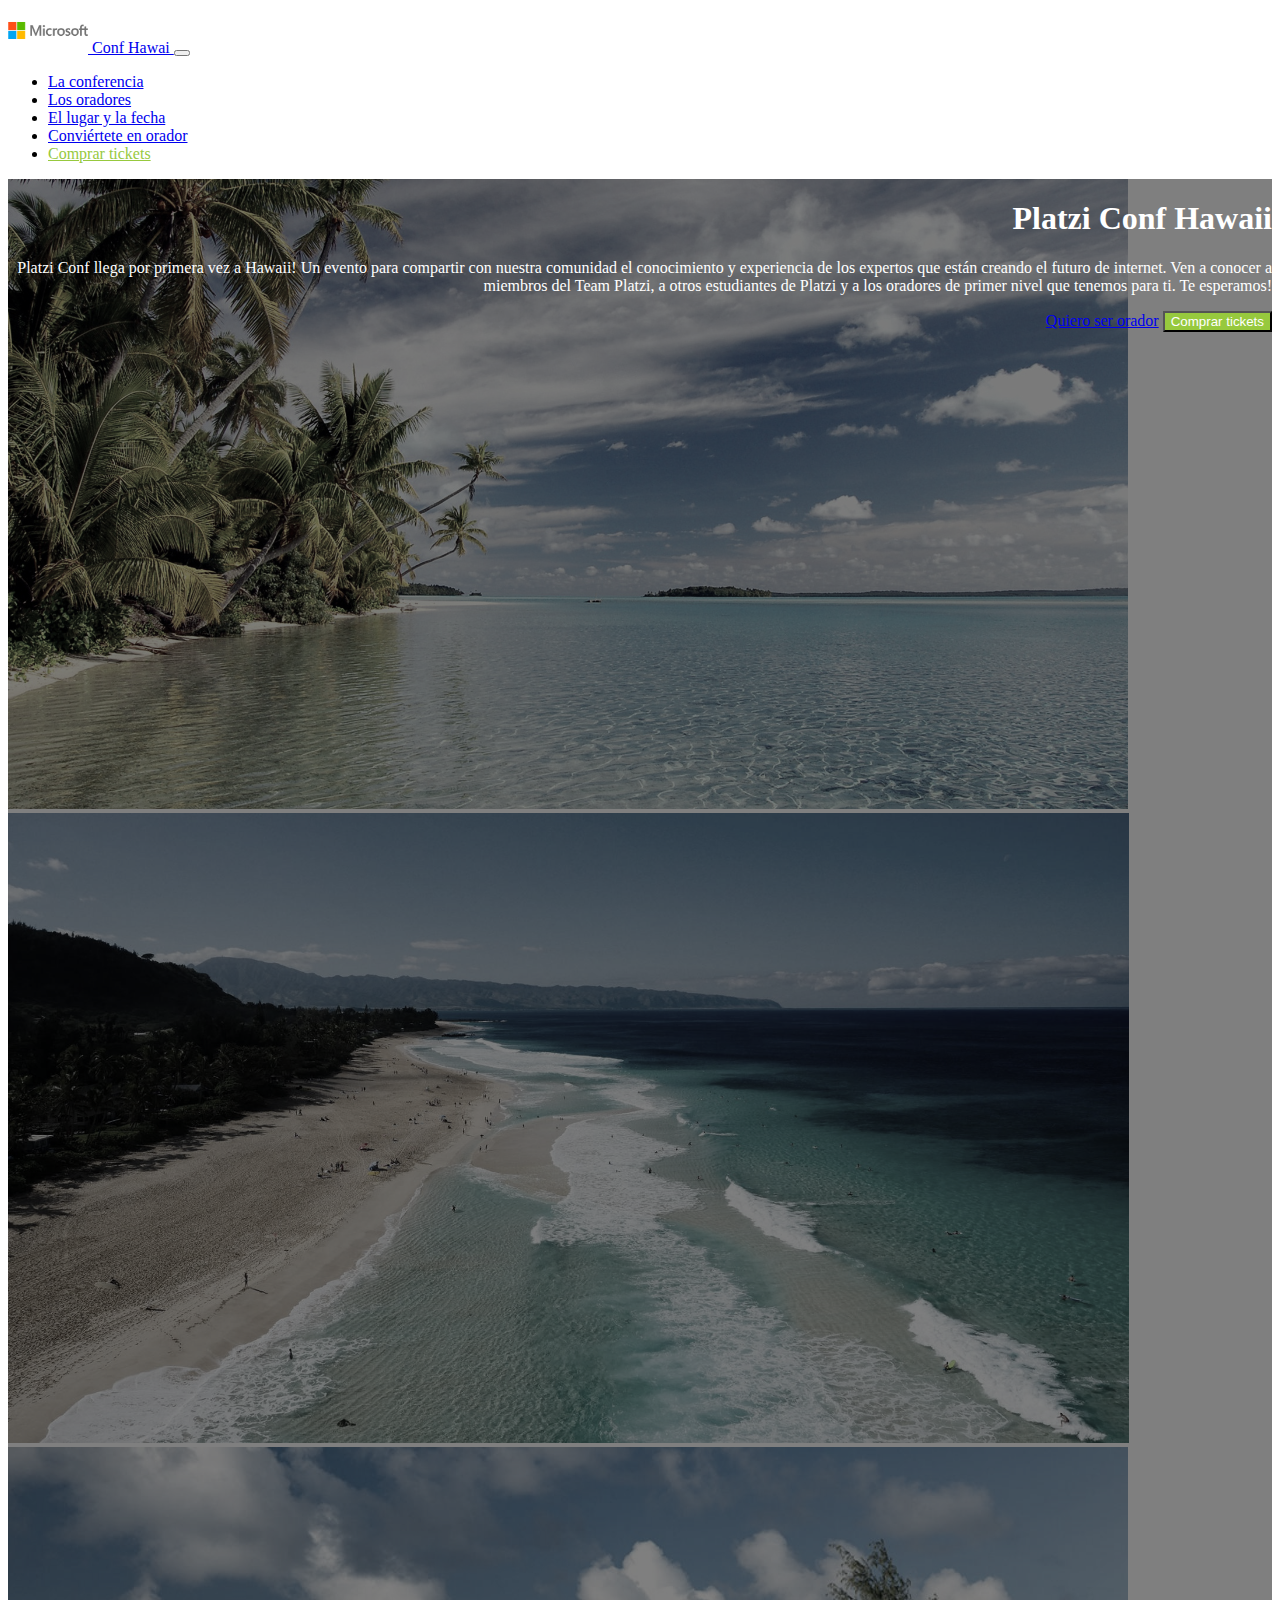
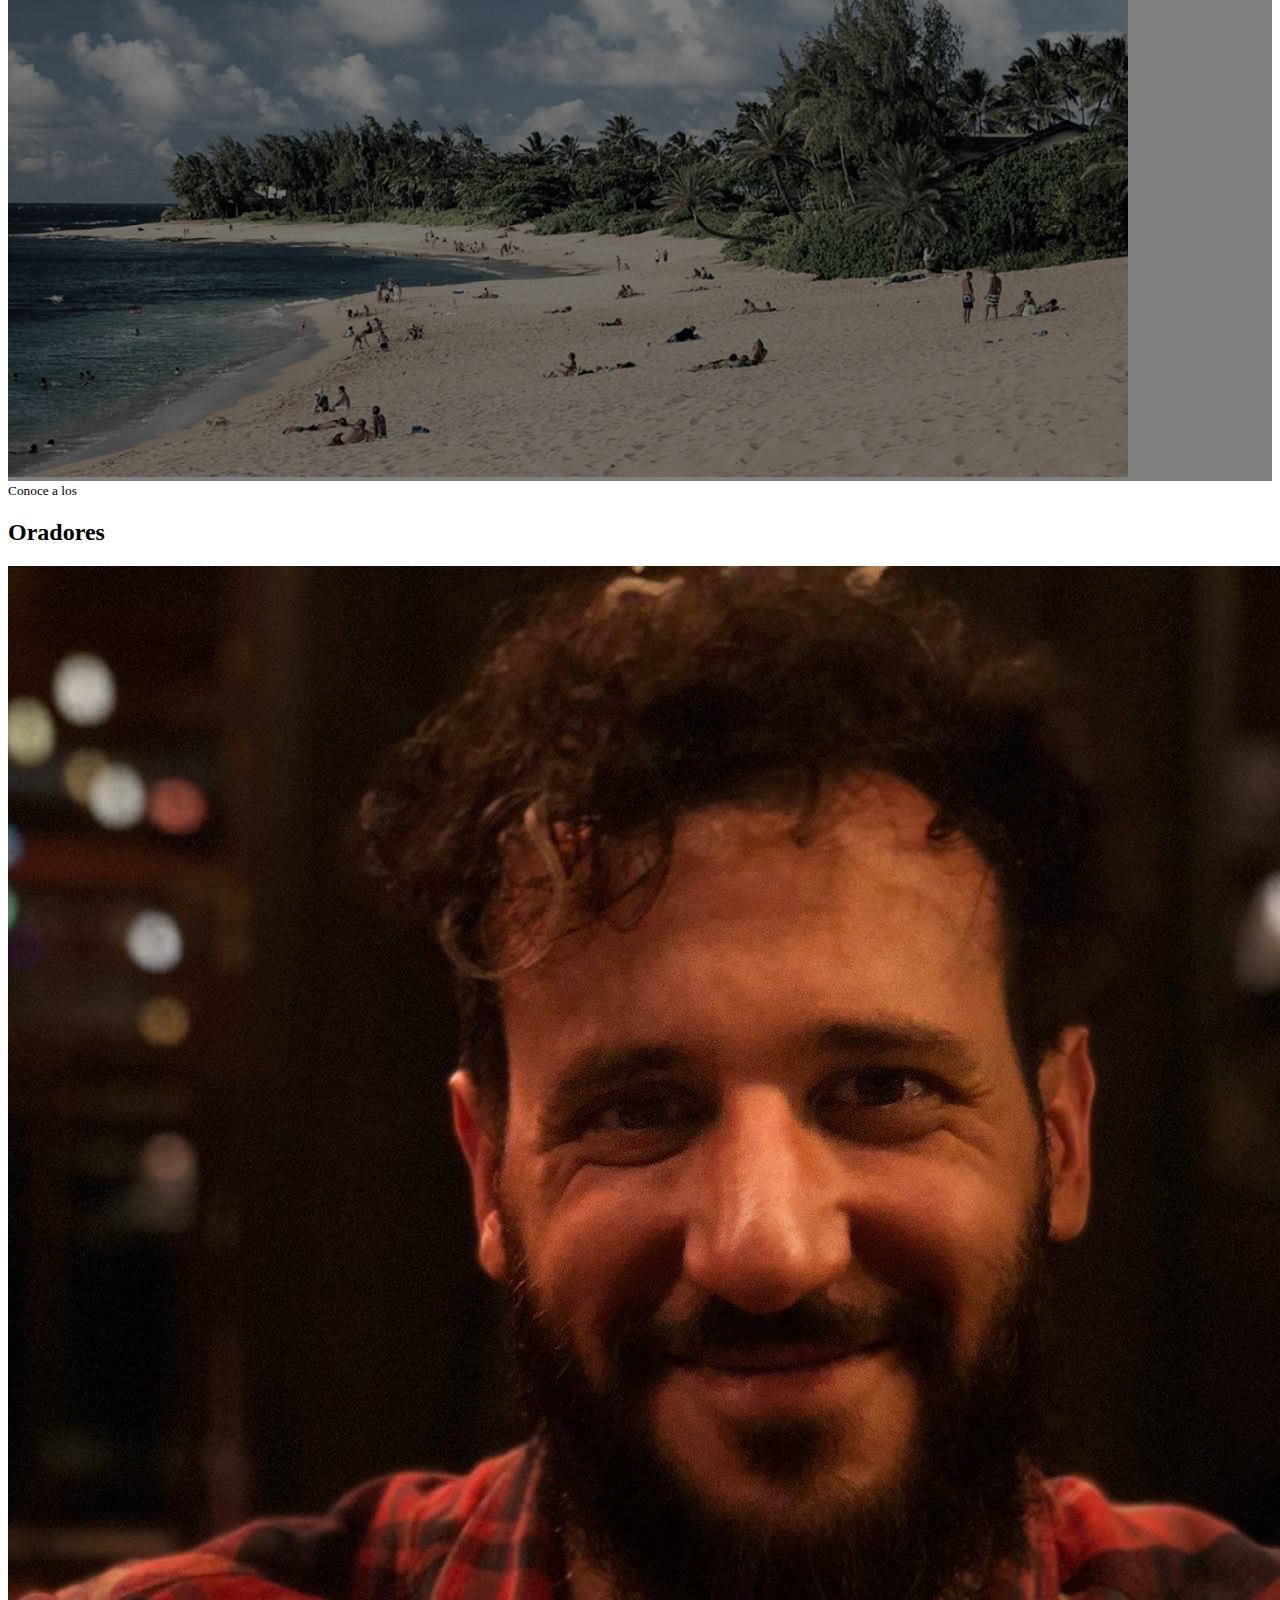
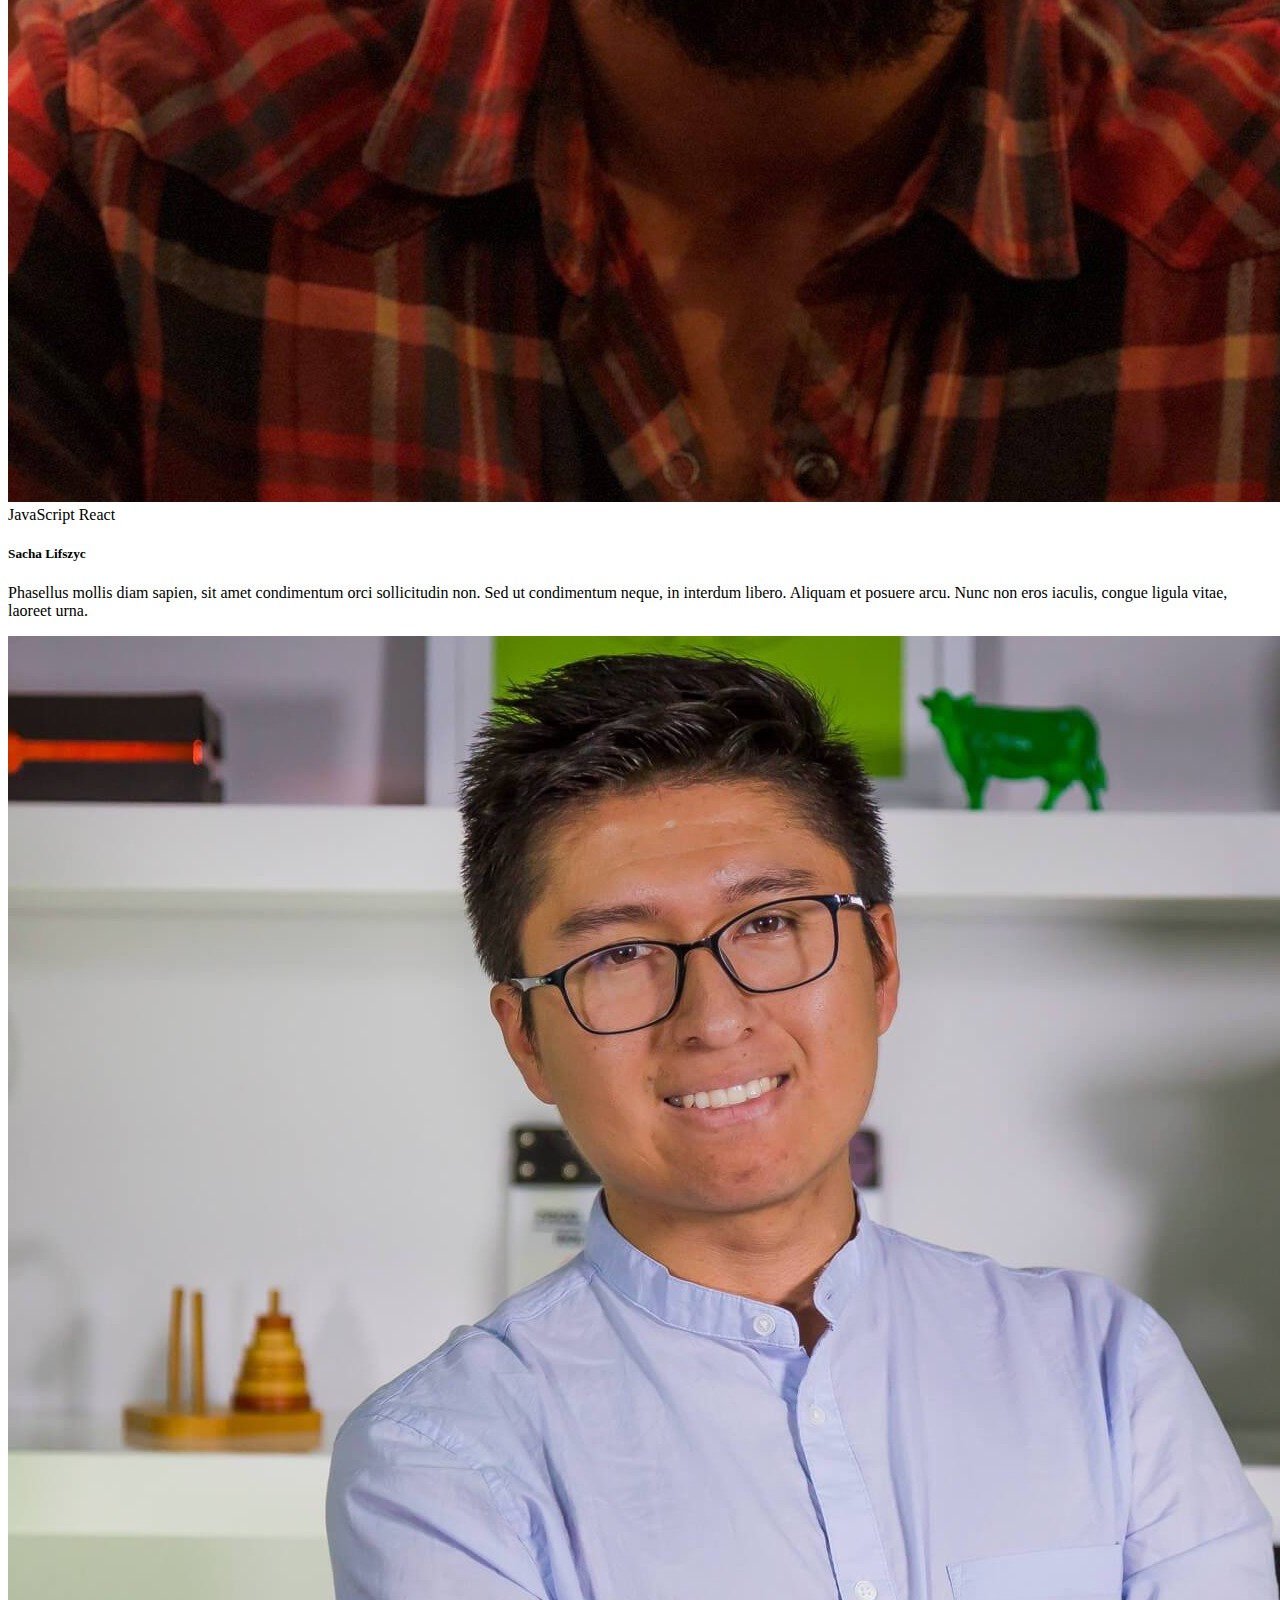
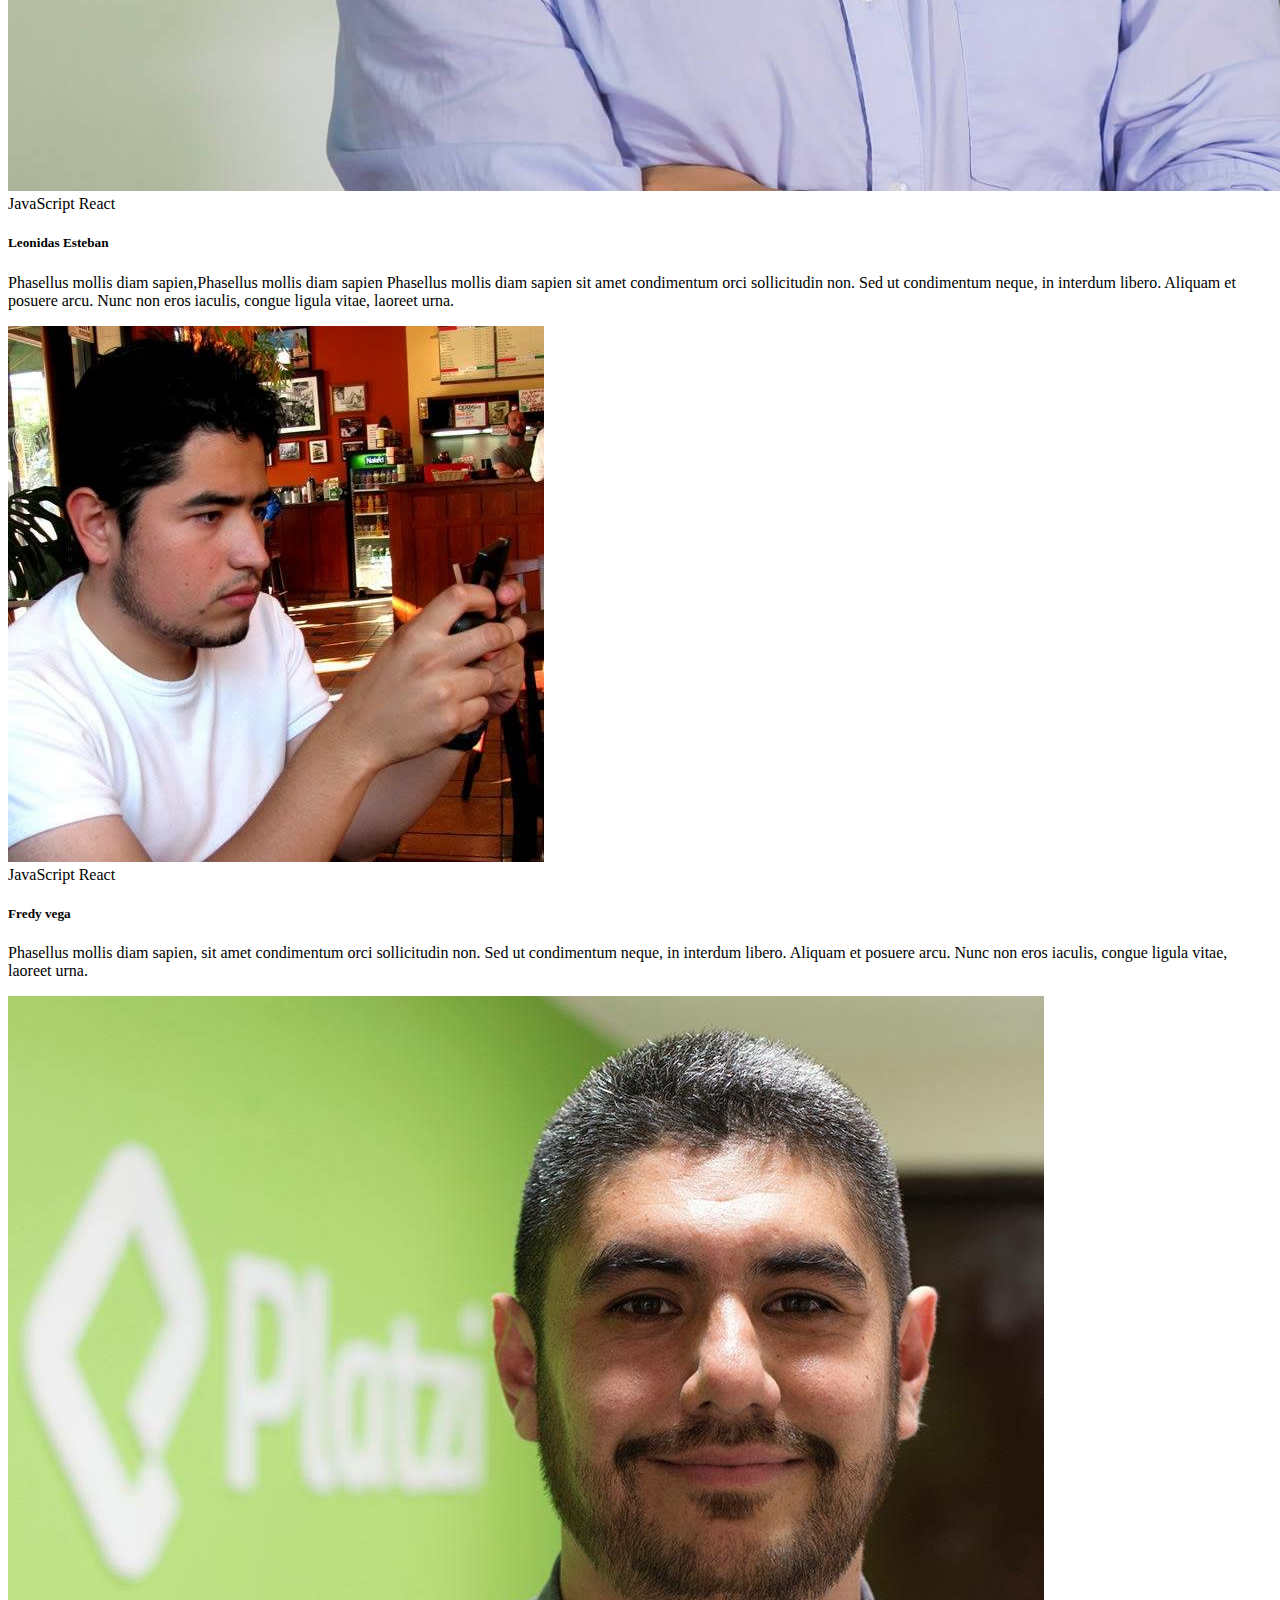
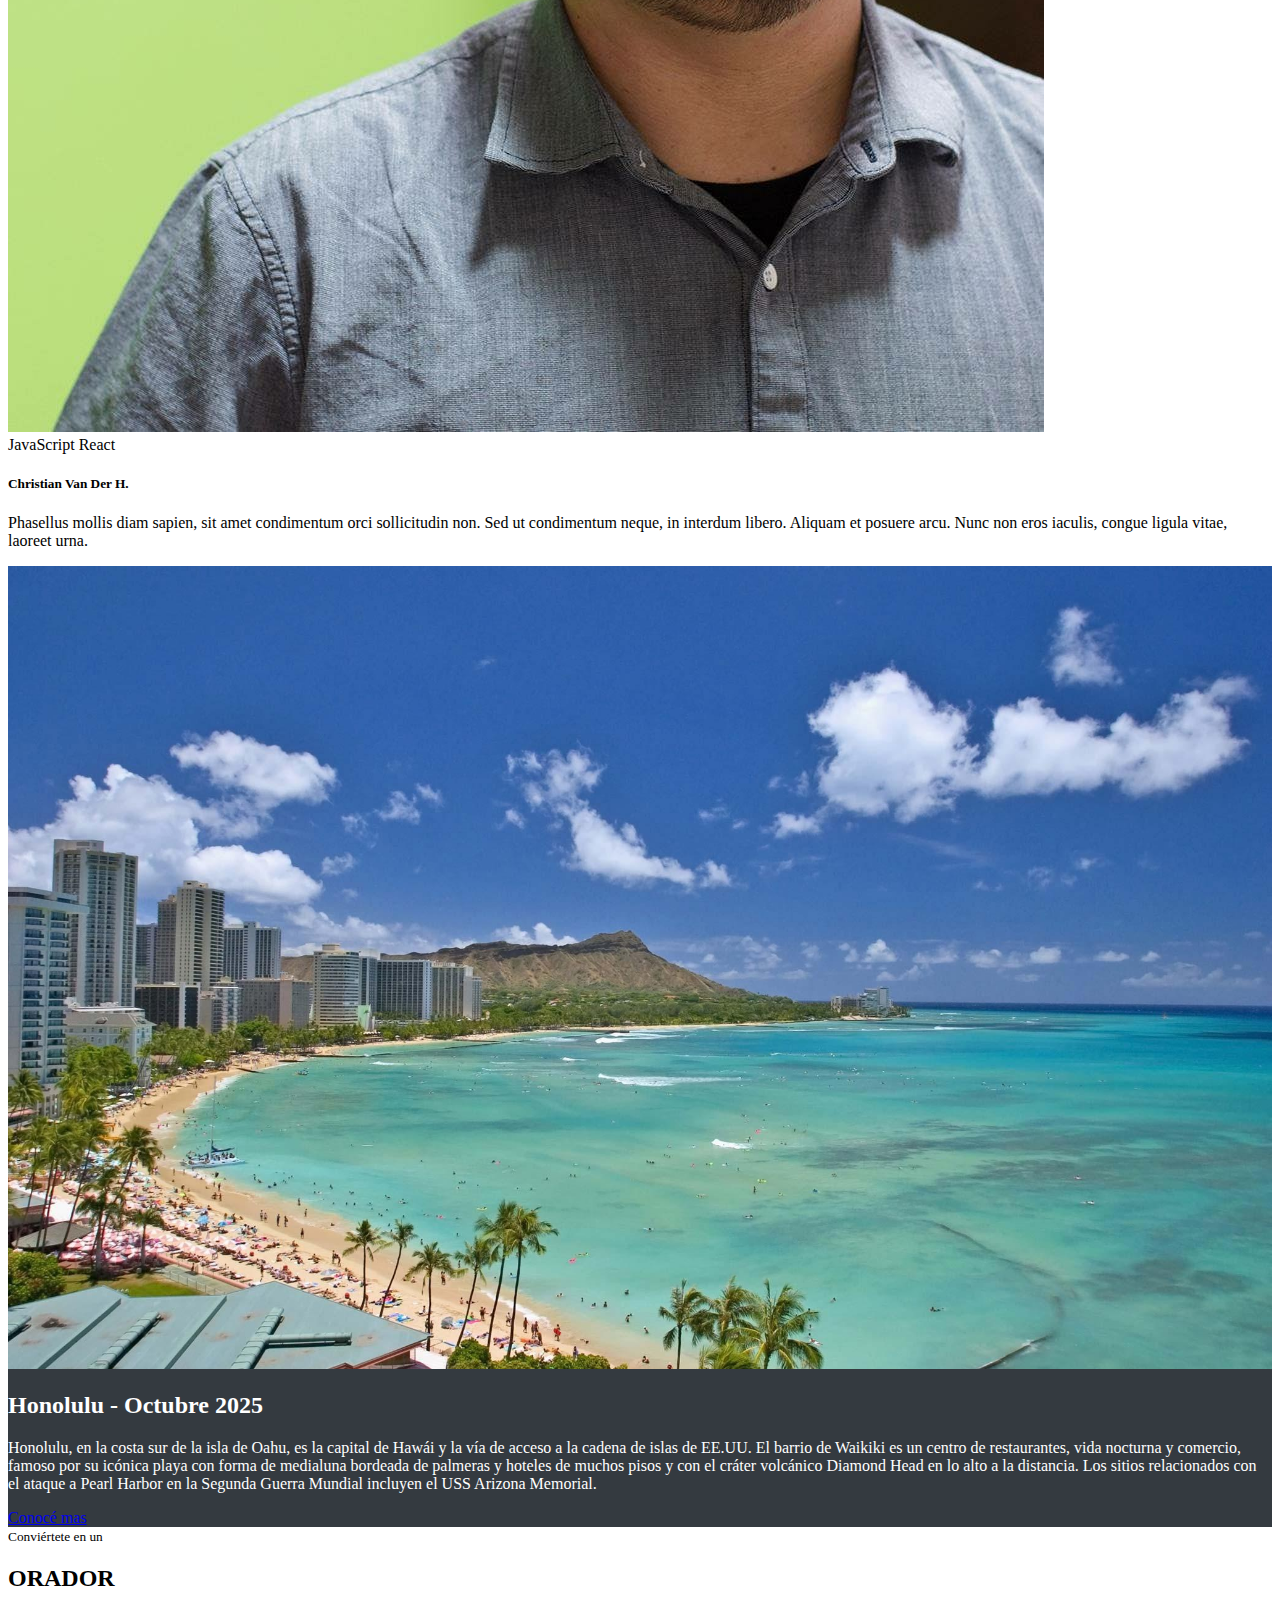
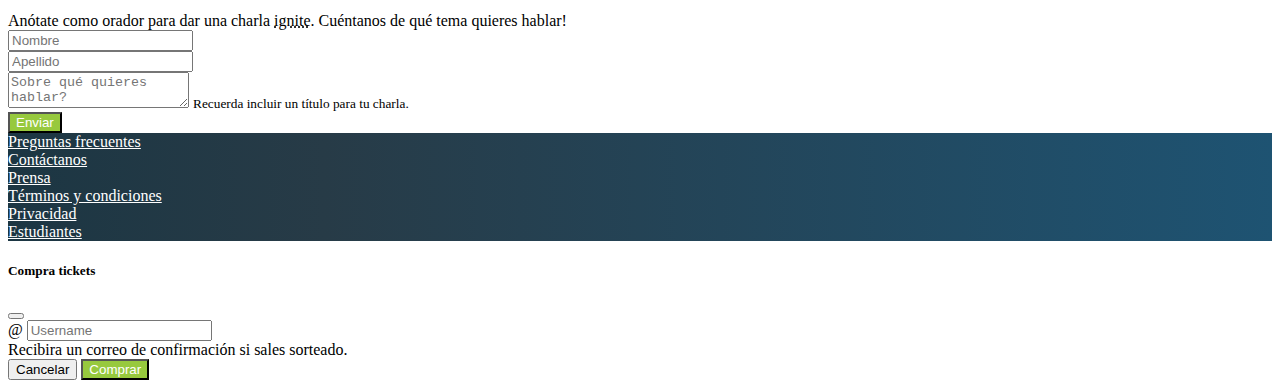
<file: CreatingWebsite/index.html>
<!DOCTYPE html>
<html lang="en">
  <head>
    <!-- Required meta tags -->
    <meta charset="utf-8" />
    <meta name="viewport" content="width=device-width, initial-scale=1" />
   
    <!-- Bootstrap CSS -->
    <link
      href="https://cdn.jsdelivr.net/npm/bootstrap@5.1.3/dist/css/bootstrap.min.css"
      rel="stylesheet"
      integrity="sha384-1BmE4kWBq78iYhFldvKuhfTAU6auU8tT94WrHftjDbrCEXSU1oBoqyl2QvZ6jIW3"
      crossorigin="anonymous"
    />
    <link rel="stylesheet" href="./index.css" />
 
    <title>Platzi Conf Platzi!</title>
  </head>
  <body data-bs-spy="scroll" data-bs-target="#navbar" data-offset="57">
      <!-- Header-->
      <nav id="header" class="navbar navbar-expand-lg navbar-dark bg-dark sticky-top">
        
        <div class="container"> 
          <a class="navbar-brand" href="#">
            <img src="./assets/images/Microsoft-Logo.png" alt="platzi-logo">
            Conf Hawai
          </a>
          <button class="navbar-toggler" type="button" data-bs-toggle="collapse" data-bs-target="#navbarSupportedContent" aria-controls="navbarSupportedContent" aria-expanded="false" aria-label="Toggle navigation">
            <span class="navbar-toggler-icon"></span>
          </button>
          <div class="collapse navbar-collapse" id="navbar">
            <ul class="navbar-nav ms-auto mb-2 mb-lg-0">
              <li class="nav-item">
                <a class="nav-link active" aria-current="page" href="#main">La conferencia</a>
              </li>
              <li class="nav-item">
                <a class="nav-link" href="#speakers">Los oradores</a>
              </li>  
              <li class="nav-item">
                <a class="nav-link" href="#place-time">El lugar y la fecha</a>
              </li>
              <li class="nav-item">
                <a class="nav-link" href="#conviertete-en-orador">Conviértete en orador</a>
              </li>
              <li class="nav-item">
                <a class="nav-link text-platzi" href="#" data-bs-toggle="modal" data-bs-target="#modalcompra">Comprar tickets</a>
              </li>
            </ul> 
          </div>
        </div>
         
      </nav>
      <!--/Header-->

      <!-- Main-->
  <main id="main" >
      <div id="carousel" class="carousel slide carousel-fade" data-bs-ride="carousel" data-pause="false">
        <div class="carousel-inner">
          <div class="carousel-item active">
            <img src="./assets/images/hawaii.jpg" class="d-block w-100" alt="Hawaii 1">
          </div>
          <div class="carousel-item">
            <img src="./assets/images/hawaii2.jpg" class="d-block w-100" alt="Hawaii 2">
          </div>
          <div class="carousel-item">
            <img src="./assets/images/hawaii3.jpeg" class="d-block w-100" alt="Hawaii 3">
          </div>
          <div class="overlay">
            <div class="container">   
            <div class="row align-items-center">
              <div class="col-md-6 offset-md-6 text-center     text-md-rigth">
                <h1>Platzi Conf Hawaii</h1>
                <p class="letrasconf d-none d-md-block ">Platzi Conf llega por primera vez a Hawaii! Un evento
                   para compartir con nuestra comunidad el conocimiento y experiencia de los 
                   expertos que están creando el futuro de internet. Ven a conocer a miembros
                    del Team Platzi, a otros estudiantes de Platzi y a los oradores de primer
                     nivel que tenemos para ti. Te esperamos!</p>
                <a href="#" class="text-center btn btn-outline-light">Quiero ser orador</a>
                <button class="text-center btn btn-platzi" type="button" data-bs-toggle="modal" data-bs-target="#modalcompra">Comprar tickets</button>
              </div>
            </div>
          </div>

          </div>
        </div> 
      </div>
    </main>
      <!-- /Main-->
    
      <!-- Speakers -->

      <section id="speakers" class="mt-4 ">
        <div class="container">
          <div class="row">
            <div class="col text-center text-uppercase"> 
              <small>Conoce a los</small>
              <h2>Oradores</h2>
            </div>
          </div>
          <div class="row">
            <div class="col-12 col-md-6 col-lg-4 mb-4">

              <div class="card"  >
                <img src="./assets/speakers/sacha.jpg" class="card-img-top" alt="Foto de sacha">
                <div class="card-body">
                  <div class="badges  ">
                    <span class="badge bg-warning">JavaScript</span>
                    <span class="badge bg-info text-dark">React</span>
                  </div>
                  <h5 class="card-title ">Sacha Lifszyc</h5>
                  
                  <p class="card-text">Phasellus mollis diam sapien, sit amet condimentum orci sollicitudin non. Sed ut condimentum neque, in interdum libero. Aliquam et posuere arcu. Nunc non eros iaculis, congue ligula vitae, laoreet urna.</p>
                  
                </div>
              </div>
            </div>

            <div class="col-12 col-md-6 col-lg-4 mb-4">

              <div class="card"  >
                <img  src="./assets/speakers/leonidas.jpeg" class="  card-img-top " alt="Foto de Leonidas Esteban">
                <div class="card-body">
                  <div class="badges  ">
                    <span class="badge bg-warning">JavaScript</span>
                    <span class="badge bg-info text-dark">React</span>
                  </div>
                  <h5 class="card-title mb-0">Leonidas Esteban</h5>
                  <p class="card-text">Phasellus mollis diam sapien,Phasellus mollis diam sapien  Phasellus mollis diam sapien sit amet condimentum orci sollicitudin non. Sed ut condimentum neque, in interdum libero. Aliquam et posuere arcu. Nunc non eros iaculis, congue ligula vitae, laoreet urna.</p>
                  
                </div>
              </div>
            </div>

            <div class="col-12 col-md-6 col-lg-4 mb-4">

              <div class="card"  >
                <img src="./assets/speakers/freddy.jpeg" class="card-img-top" alt="Foto de Fredy vega">
                <div class="card-body">
                  <div class="badges  ">
                    <span class="badge bg-warning">JavaScript</span>
                    <span class="badge bg-info text-dark">React</span>
                  </div>
                  <h5 class="card-title mb-0">Fredy vega</h5>
                  <p class="card-text">Phasellus mollis diam sapien, sit amet condimentum orci sollicitudin non. Sed ut condimentum neque, in interdum libero. Aliquam et posuere arcu. Nunc non eros iaculis, congue ligula vitae, laoreet urna.</p>
                  
                </div>
              </div>
            </div>

            <div class="col-12 col-md-6 col-lg-4 mb-4">

              <div class="card"  >
                <img src="./assets/speakers/cvander.jpeg" class="card-img-top" alt="Foto de Christian Van Der">
                <div class="card-body">
                  <div class="badges  ">
                    <span class="badge bg-warning">JavaScript</span>
                    <span class="badge bg-info text-dark">React</span>
                  </div>
                  <h5 class="card-title mb-0">Christian Van Der H.</h5>
                  <p class="card-text">Phasellus mollis diam sapien, sit amet condimentum orci sollicitudin non. Sed ut condimentum neque, in interdum libero. Aliquam et posuere arcu. Nunc non eros iaculis, congue ligula vitae, laoreet urna.</p>
                  
                </div>
              </div>
            </div>
          </div>
          </div>
        </div>
      </section>
      <!-- /Speakers -->

       <!-- Lugar y fecha-->
         
        <section id="place-time">
          <div class="container-fluid">
            <div class="row">
              <div class="column1  col-12 col-lg-6 pr-0  ">
                <img src="./assets/images/honolulu.jpg" alt="Honolulu"/>
              </div >
              <div class="col-12 col-lg-6  pt-4 pb-4">
                <h2 >Honolulu - Octubre 2025</h2>
                <p>
                  Honolulu, en la costa sur de la isla de Oahu, es la capital de Hawái y la vía de
                   acceso a la cadena de islas de EE.UU. El barrio de Waikiki es un centro de 
                   restaurantes, vida nocturna y comercio, famoso por su icónica playa con forma 
                   de medialuna bordeada de palmeras y hoteles de muchos pisos y con el cráter volcánico
                    Diamond Head en lo alto a la distancia. Los sitios relacionados con el ataque a Pearl
                     Harbor en la Segunda Guerra Mundial incluyen el USS Arizona Memorial.
                </p>

                <a class="btn btn-outline-light" href="https://es.wikipedia.org/wiki/Honolulu">Conocé mas</a>

              </div>
            </div>
          </div>
        </section>

        <!-- /Lugar y fecha-->

        <!-- Conviertete en orador-->
        <section id="conviertete-en-orador">
          <div class="container">
            <div class="row">
              <div class="col text-uppercase text-center">
                <small >Conviértete en un</small>
                <h2>ORADOR</h2>
              </div>
            </div>
            <div class="row">
              <div class="col text-center mb-3">
                Anótate como orador para dar una charla <abbr title="Charla de 5 minutos" data-bs-toggle="tooltip">ignite</abbr>. Cuéntanos de qué tema quieres hablar!
              </div>
            </div>
            
            <form>
              <div class="form row">
                  <div class="mb-3 form-group col-12 col-md-6">
                      <input type="text" class="form-control" placeholder="Nombre">
                  </div>
                  <div class="mb-3 col-12 col-md-6">
                      <input type="text" class="form-control" placeholder="Apellido">
                  </div>
              </div>

              <div class="form row">
                <div class="form-group col mb-3">
                  <textarea name="text" class="form-control form-control-lg "  placeholder="Sobre qué quieres hablar?" ></textarea>
                  <small class="form-text text-muted  ">
                    Recuerda incluir un título para tu charla.
                  </small>
                </div>
              </div>
              <div class="form row">
                <div class="col mb-3">
                  <button type="button" class="btn btn-platzi btn-lg btn-block w-100">Enviar</button>
                </div>
              </div>
            </form>

          </div>
        </section>
        <!-- /Conviertete en orador-->
    
    <!-- Footer-->
    <footer id="footer" class="pb-4 pt-4">
      <div class="container">
        <div class="row text-center">
          <div class="col-12 col-lg">
            <a href="#">Preguntas frecuentes</a>
          </div>
          <div class="col-12 col-lg">
            <a href="#">Contáctanos</a>
          </div>
          <div class="col-12 col-lg">
            <a href="#">Prensa</a>
          </div>
          <div class="col-12 col-lg">
            <a href="#">Términos y condiciones</a>
          </div>
          <div class="col-12 col-lg">
            <a href="#">Privacidad</a>
          </div>
          <div class="col-12 col-lg">
            <a href="#">Estudiantes</a>
          </div>
        </div>
      </div>
    </footer>

    <!-- /Footer -->

     <!-- /modal -->
     <!-- Vertically centered modal -->
     <div class="modal fade" id="modalcompra" data-bs-backdrop="static" data-bs-keyboard="false" tabindex="-1" aria-labelledby="staticBackdropLabel" aria-hidden="true">
      <div class="modal-dialog modal-dialog-centered">
        <div class="modal-content">
          <div class="modal-header">
            <h5 class="modal-title" id="staticBackdropLabel">Compra tickets</h5>
            <button type="button" class="btn-close" data-bs-dismiss="modal" aria-label="Close"></button>
          </div>
          <div class="modal-body">
            <form action="">
               
                <div class="form-row">
                  <div class="form-group col">
                    <div class="input-group mb-3">
                      <span class="input-group-text" id="basic-addon1">@</span>
                      <input type="text" class="form-control" placeholder="Username" aria-label="Username" aria-describedby="basic-addon1">
                    </div>

                  </div>
                </div>
            </form>
            <div class="alert alert-warning" role="alert">
              Recibira un correo de confirmación si sales sorteado.
            </div>
          </div>
          <div class="modal-footer">
            <button type="button" class="btn btn-secondary" data-bs-dismiss="modal">Cancelar</button>
            <button type="button" class="btn btn-platzi">Comprar</button>
          </div>
        </div>
      </div>
    </div>


      <!-- /modal -->

    <!-- Optional JavaScript; choose one of the two! -->
    <script src="https://code.jquery.com/jquery-3.3.1.slim.min.js" integrity="sha384-q8i/X+965DzO0rT7abK41JStQIAqVgRVzpbzo5smXKp4YfRvH+8abtTE1Pi6jizo" crossorigin="anonymous"></script>
    <script src="https://cdnjs.cloudflare.com/ajax/libs/popper.js/1.14.3/umd/popper.min.js" integrity="sha384-ZMP7rVo3mIykV+2+9J3UJ46jBk0WLaUAdn689aCwoqbBJiSnjAK/l8WvCWPIPm49" crossorigin="anonymous"></script>
    
    <!-- Option 1: Bootstrap Bundle with Popper -->
    <script
      src="https://cdn.jsdelivr.net/npm/bootstrap@5.1.3/dist/js/bootstrap.bundle.min.js"
      integrity="sha384-ka7Sk0Gln4gmtz2MlQnikT1wXgYsOg+OMhuP+IlRH9sENBO0LRn5q+8nbTov4+1p"
      crossorigin="anonymous"
    ></script>
     

    <script src="index.js"></script>
     <!-- Option 2: Separate Popper and Bootstrap JS -->
    <!--
    <script src="https://cdn.jsdelivr.net/npm/@popperjs/core@2.10.2/dist/umd/popper.min.js" integrity="sha384-7+zCNj/IqJ95wo16oMtfsKbZ9ccEh31eOz1HGyDuCQ6wgnyJNSYdrPa03rtR1zdB" crossorigin="anonymous"></script>
    <script src="https://cdn.jsdelivr.net/npm/bootstrap@5.1.3/dist/js/bootstrap.min.js" integrity="sha384-QJHtvGhmr9XOIpI6YVutG+2QOK9T+ZnN4kzFN1RtK3zEFEIsxhlmWl5/YESvpZ13" crossorigin="anonymous"></script>
    -->
 
  </body>
</html>
</file>
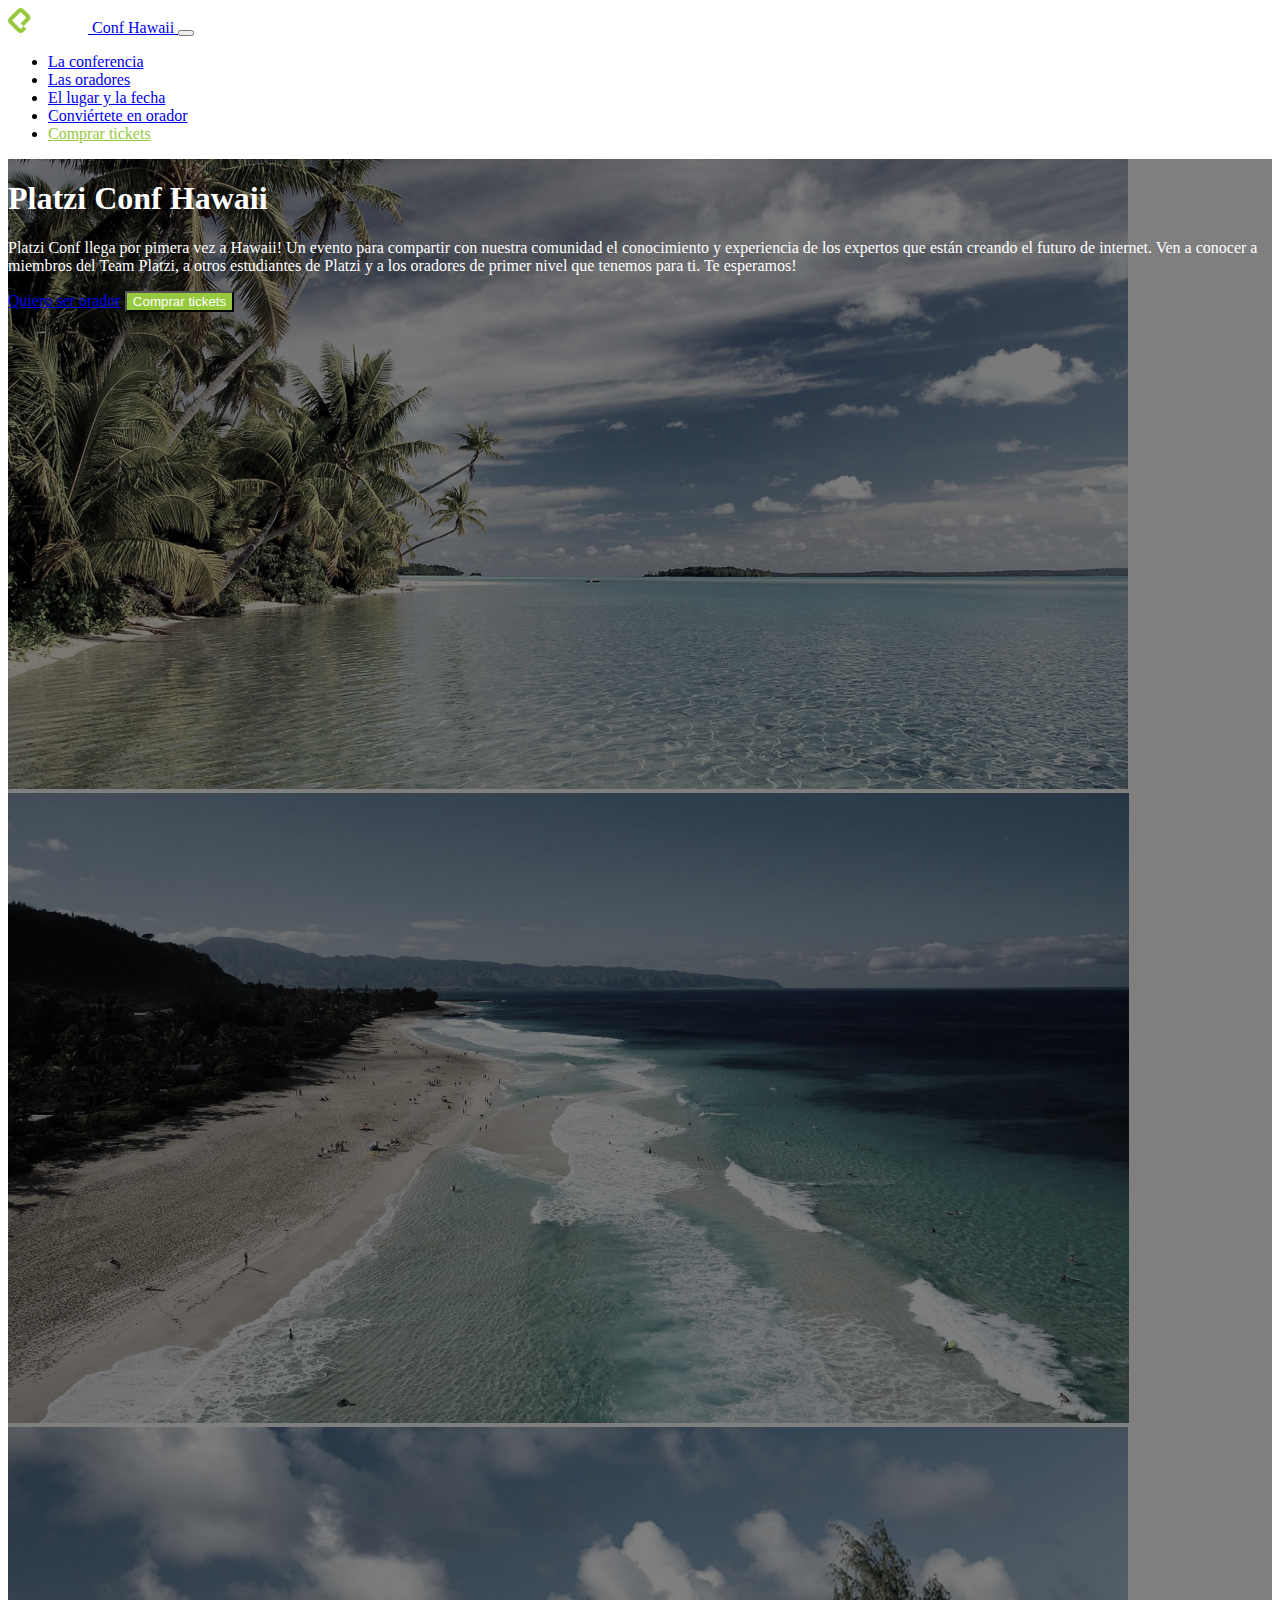
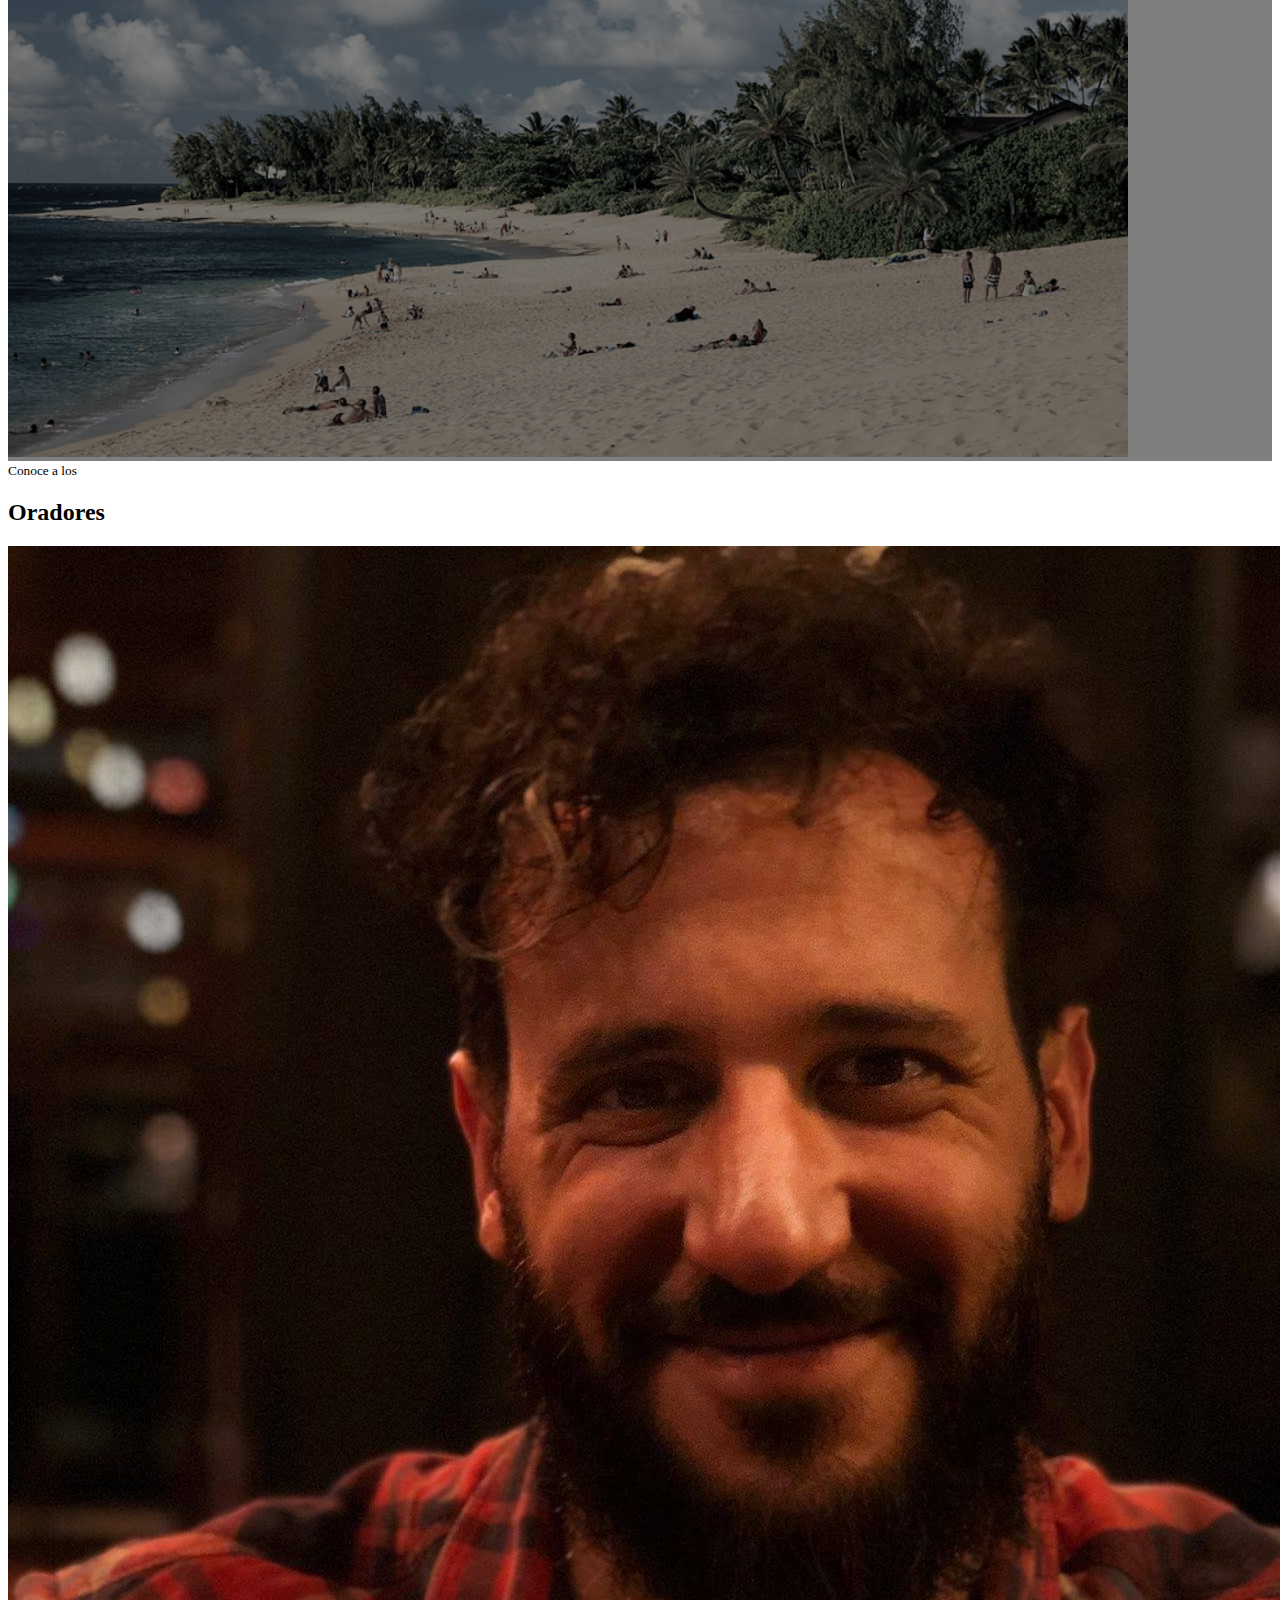
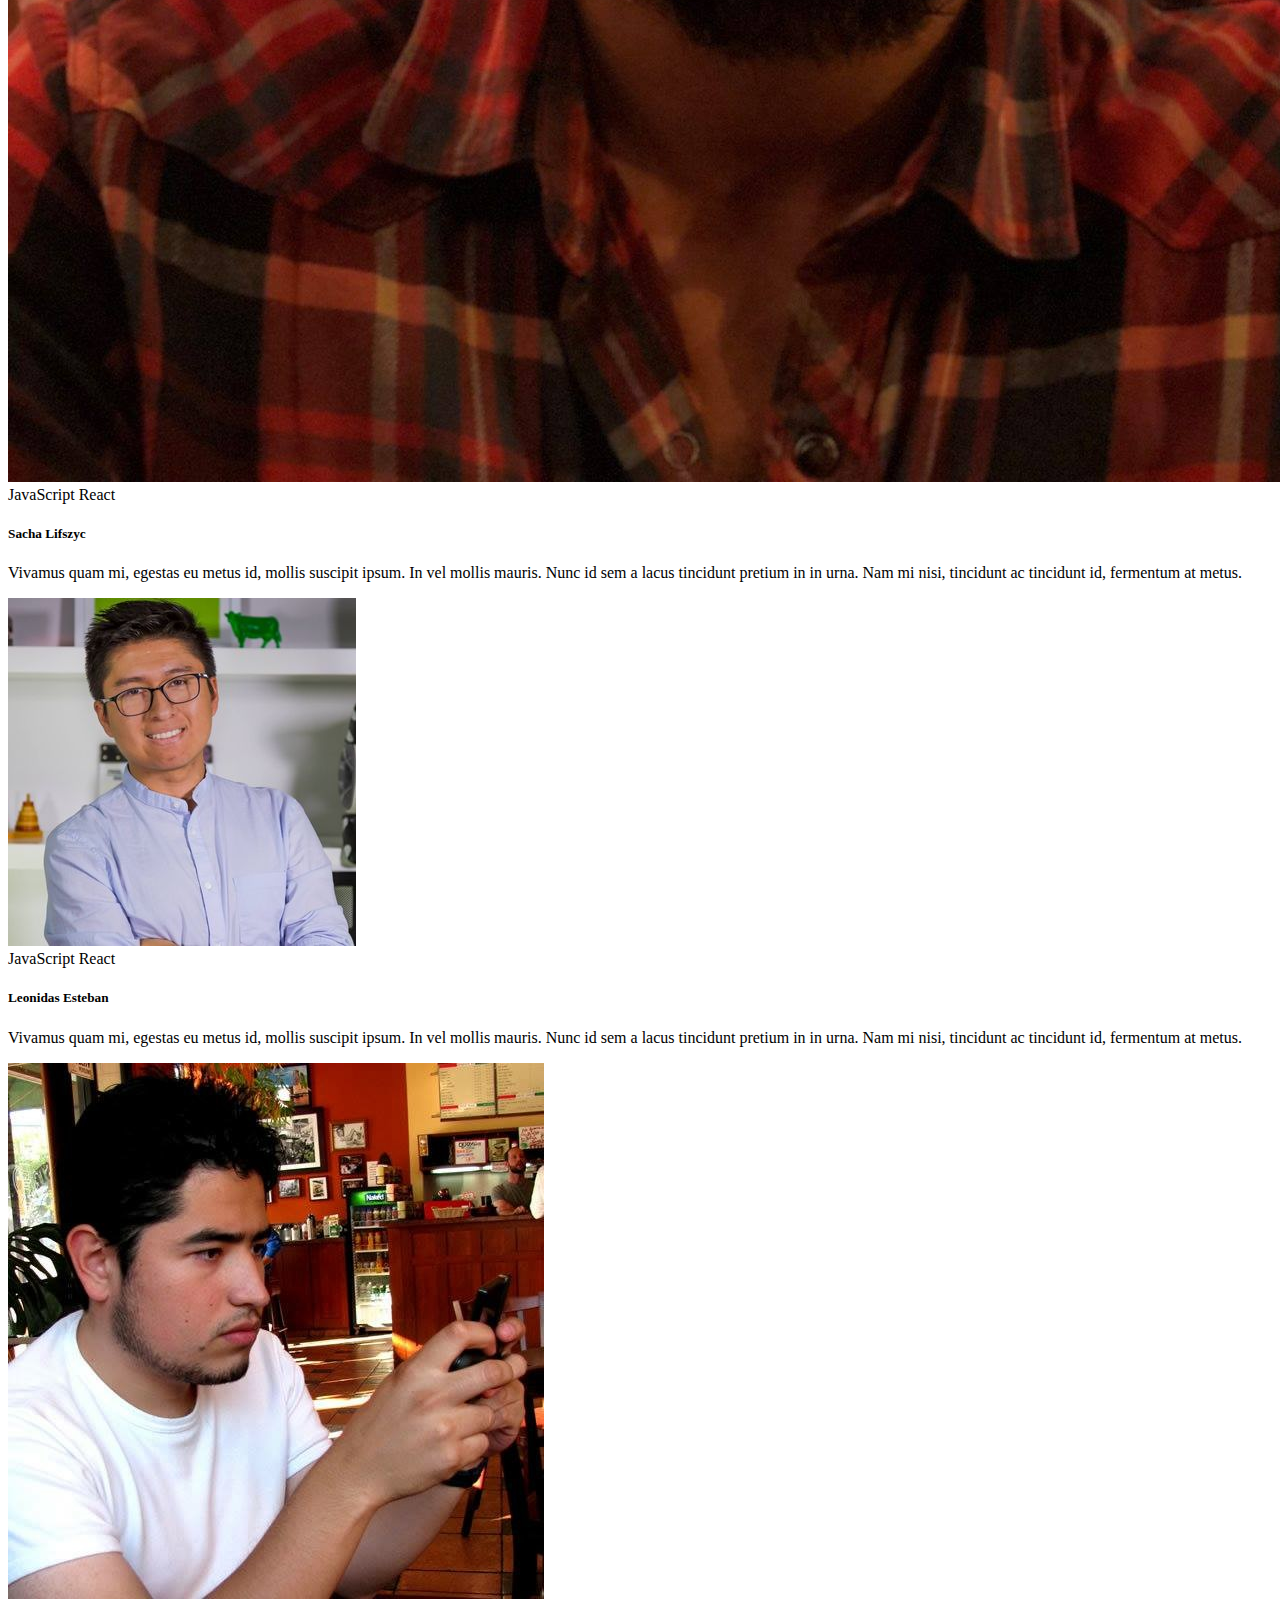
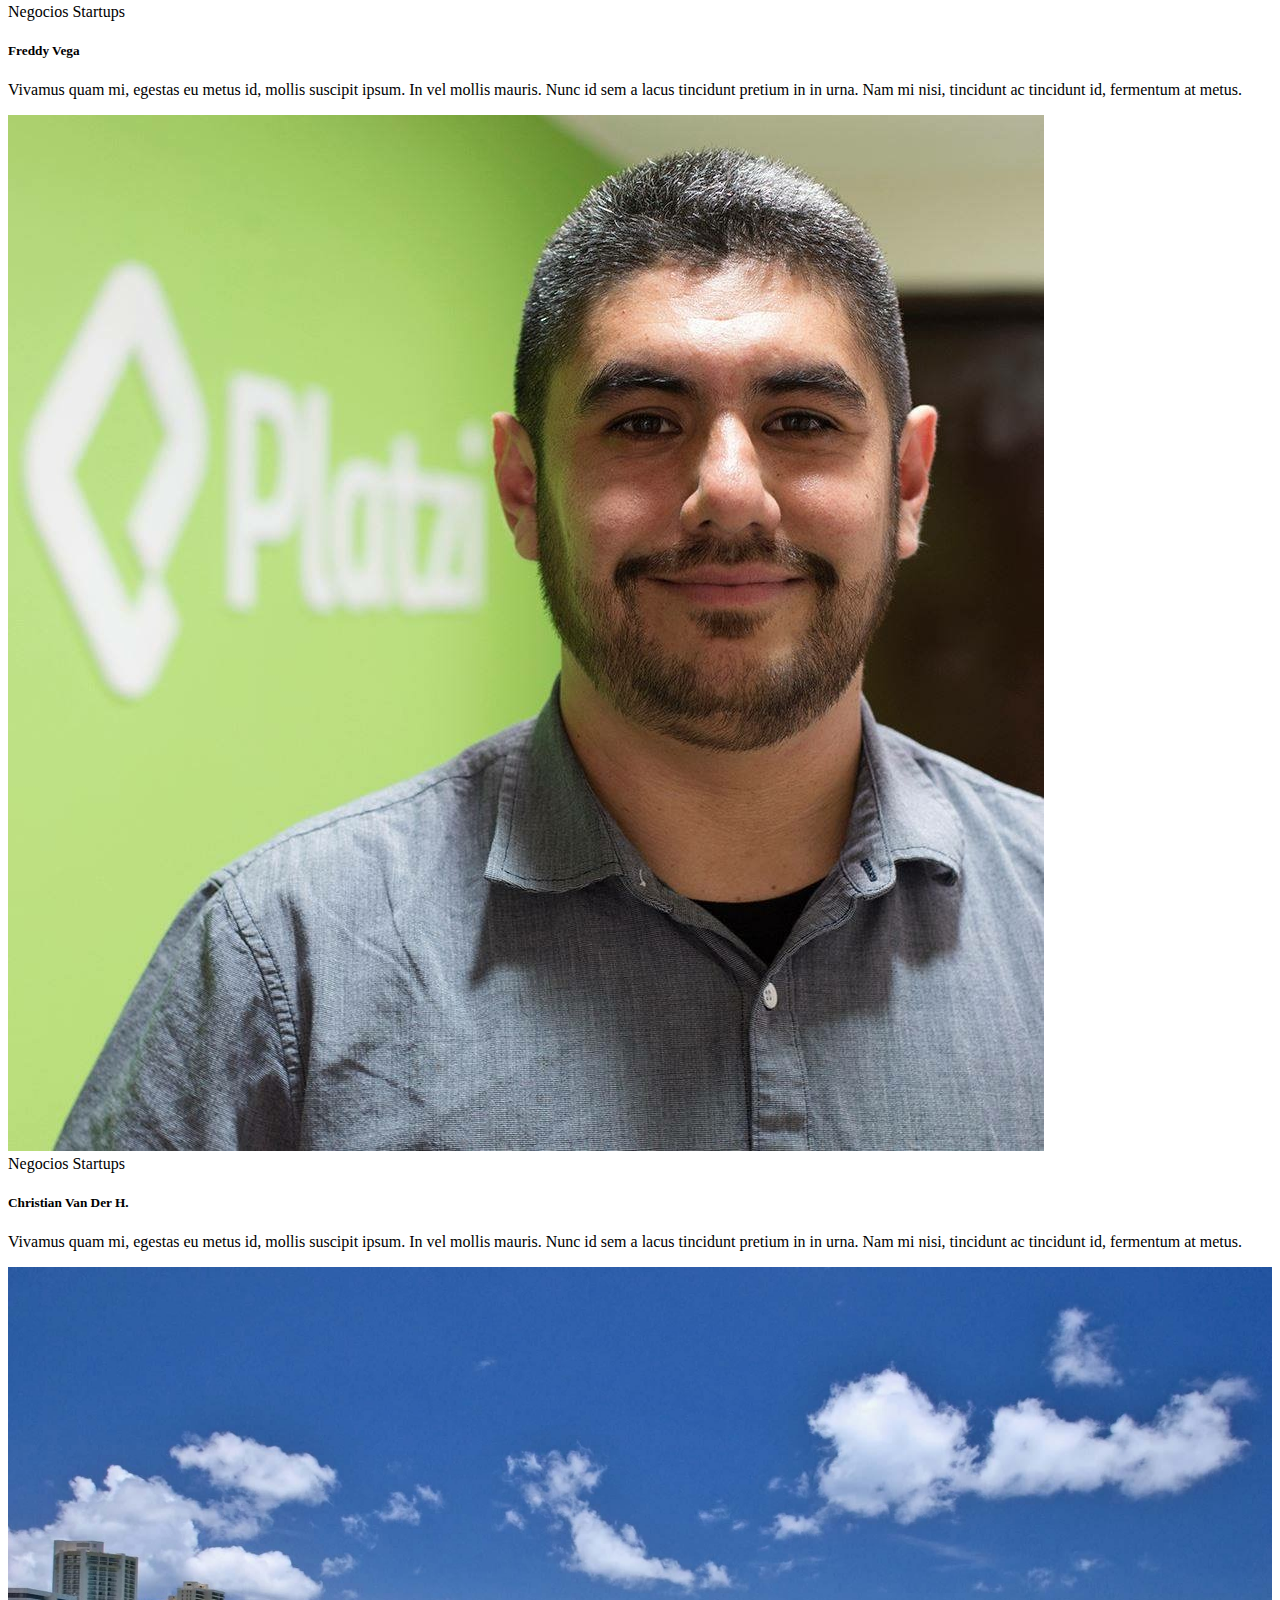
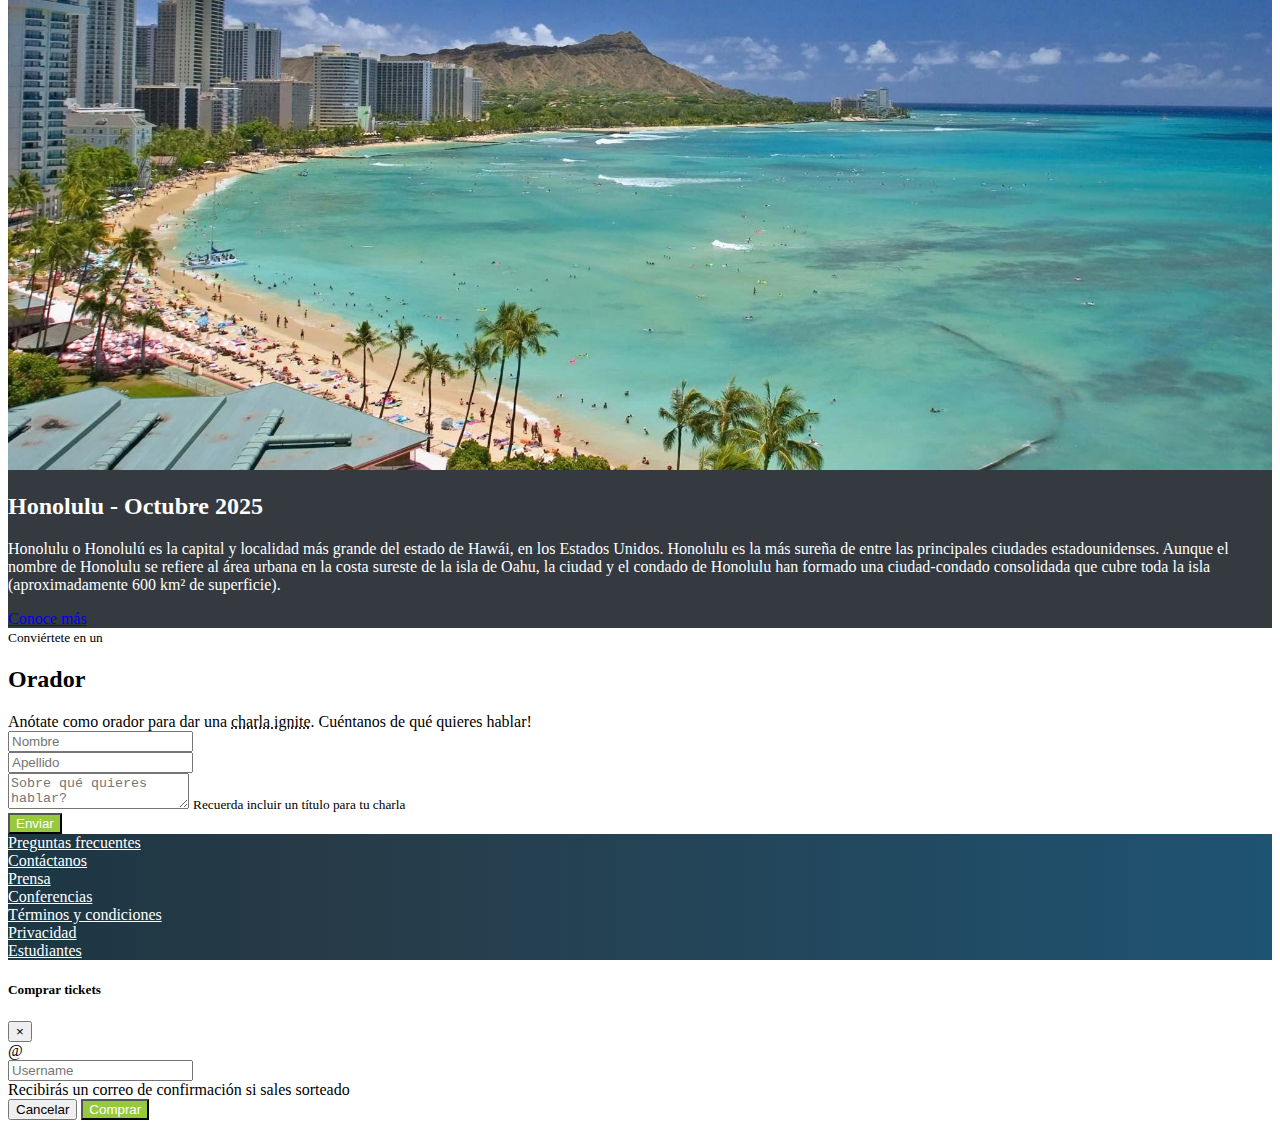
<file: files/bootstrap-gh-pages/index.html>
<!doctype html>
<html lang="en">
  <head>
    <!-- Required meta tags -->
    <meta charset="utf-8">
    <meta name="viewport" content="width=device-width, initial-scale=1, shrink-to-fit=no">

    <!-- Bootstrap CSS -->
    <link rel="stylesheet" href="https://stackpath.bootstrapcdn.com/bootstrap/4.1.3/css/bootstrap.min.css" integrity="sha384-MCw98/SFnGE8fJT3GXwEOngsV7Zt27NXFoaoApmYm81iuXoPkFOJwJ8ERdknLPMO" crossorigin="anonymous">
    <link rel="stylesheet" href="index.css">
    <title>PlatziConf Hawaii</title>
  </head>
  <body data-spy="scroll" data-target="#navbar" data-offset="57">
    <!-- Header -->
    <nav id="header" class="navbar navbar-expand-lg navbar-dark bg-dark sticky-top">
      <div class="container">
        <a class="navbar-brand" href="#">
          <img src="assets/images/platzi-logo.png" alt="Platzi logo">
          Conf Hawaii
        </a>
        <button class="navbar-toggler" type="button" data-toggle="collapse" data-target="#navbar" aria-controls="navbarSupportedContent" aria-expanded="false" aria-label="Toggle navigation">
          <span class="navbar-toggler-icon"></span>
        </button>

        <div class="collapse navbar-collapse" id="navbar">
          <ul class="navbar-nav ml-auto">
            <li class="nav-item">
              <a class="nav-link" href="#main">La conferencia</a>
            </li>
            <li class="nav-item">
              <a class="nav-link" href="#speakers">Las oradores</a>
            </li>
            <li class="nav-item">
              <a class="nav-link" href="#place-time">El lugar y la fecha</a>
            </li>
            <li class="nav-item">
              <a class="nav-link" href="#conviertete-en-orador">Conviértete en orador</a>
            </li>
            <li class="nav-item">
              <a class="nav-link text-platzi" href="#" data-toggle="modal" data-target="#modalCompra">Comprar tickets</a>
            </li>
          </ul>
        </div>
      </div>
    </nav>
    <!-- /Header -->

    <!-- Main -->
    <main id="main">
      <div id="carousel" class="carousel slide carousel-fade" data-ride="carousel" data-pause="false">
        <div class="carousel-inner">
          <div class="carousel-item active">
            <img class="d-block w-100" src="assets/images/hawaii.jpg" alt="Hawaii 1">
          </div>
          <div class="carousel-item">
            <img class="d-block w-100" src="assets/images/hawaii2.jpg" alt="Hawaii 2">
          </div>
          <div class="carousel-item">
            <img class="d-block w-100" src="assets/images/hawaii3.jpeg" alt="Hawaii 3">
          </div>
          <div class="overlay">
            <div class="container">
              <div class="row align-items-center">
                <div class="col-md-6 offset-md-6 text-center text-md-right">
                  <h1>Platzi Conf Hawaii</h1>
                  <p class="d-none d-md-block">
                    Platzi Conf llega por pimera vez a Hawaii! Un evento para
                    compartir con nuestra comunidad el conocimiento y experiencia
                    de los expertos que están creando el futuro de internet.
                    Ven a conocer a miembros del Team Platzi, a otros
                    estudiantes de Platzi y a los oradores de primer nivel
                    que tenemos para ti. Te esperamos!
                  </p>
                  <a href="#" class="btn btn-outline-light" data-toggle="modal">Quiero ser orador</a>
                  <button type="button" class="btn btn-platzi" data-toggle="modal" data-target="#modalCompra">Comprar tickets</button>
                </div>
              </div>
            </div>
          </div>
        </div>
      </div>
    </main>
    <!-- /Main -->

    <!-- Speakers -->
    <section id="speakers" class="mt-4">
      <div class="container">
        <div class="row">
          <div class="col text-center text-uppercase">
            <small>Conoce a los</small>
            <h2>Oradores</h2>
          </div>
        </div>
        <div class="row">
          <div class="col-12 col-md-6 col-lg-4 mb-4">
            <div class="card">
              <img class="card-img-top" src="assets/speakers/sacha.jpg" alt="Foto de Sacha">
              <div class="card-body">
                <div class="badges">
                  <span class="badge badge-warning">JavaScript</span>
                  <span class="badge badge-info">React</span>
                </div>
                <h5 class="card-title">Sacha Lifszyc</h5>
                <p class="card-text">Vivamus quam mi, egestas eu metus id, mollis suscipit ipsum. In vel mollis mauris. Nunc id sem a lacus tincidunt pretium in in urna. Nam mi nisi, tincidunt ac tincidunt id, fermentum at metus.</p>
              </div>
            </div>
          </div>
          <div class="col-12 col-md-6 col-lg-4 mb-4">
            <div class="card">
              <img class="card-img-top" src="assets/speakers/leonidas2.jpeg" alt="Foto de Sacha">
              <div class="card-body">
                <div class="badges">
                  <span class="badge badge-warning">JavaScript</span>
                  <span class="badge badge-info">React</span>
                </div>
                <h5 class="card-title">Leonidas Esteban</h5>
                <p class="card-text">Vivamus quam mi, egestas eu metus id, mollis suscipit ipsum. In vel mollis mauris. Nunc id sem a lacus tincidunt pretium in in urna. Nam mi nisi, tincidunt ac tincidunt id, fermentum at metus.</p>
              </div>
            </div>
          </div>
          <div class="col-12 col-md-6 col-lg-4 mb-4">
            <div class="card">
              <img class="card-img-top" src="assets/speakers/freddy.jpeg" alt="Foto de Sacha">
              <div class="card-body">
                <div class="badges">
                  <span class="badge badge-secondary">Negocios</span>
                  <span class="badge badge-danger">Startups</span>
                </div>
                <h5 class="card-title">Freddy Vega</h5>
                <p class="card-text">Vivamus quam mi, egestas eu metus id, mollis suscipit ipsum. In vel mollis mauris. Nunc id sem a lacus tincidunt pretium in in urna. Nam mi nisi, tincidunt ac tincidunt id, fermentum at metus.</p>
              </div>
            </div>
          </div>
          <div class="col-12 col-md-6 col-lg-4 mb-4">
            <div class="card">
              <img class="card-img-top" src="assets/speakers/cvander.jpeg" alt="Foto de Sacha">
              <div class="card-body">
                <div class="badges">
                  <span class="badge badge-secondary">Negocios</span>
                  <span class="badge badge-danger">Startups</span>
                </div>
                <h5 class="card-title">Christian Van Der H.</h5>
                <p class="card-text">Vivamus quam mi, egestas eu metus id, mollis suscipit ipsum. In vel mollis mauris. Nunc id sem a lacus tincidunt pretium in in urna. Nam mi nisi, tincidunt ac tincidunt id, fermentum at metus.</p>
              </div>
            </div>
          </div>
        </div>
      </div>
    </section>
    <!-- /Speakers -->

    <!-- Lugar y fecha -->
    <section id="place-time">
      <div class="container-fluid">
        <div class="row">
          <div class="col-12 col-lg-6 pl-0 pr-0">
            <img src="assets/images/honolulu.jpg" alt="Honolulu" />
          </div>
          <div class="col-12 col-lg-6 pt-4 pb-4">
            <h2>Honolulu - Octubre 2025</h2>
            <p>
              Honolulu o Honolulú​ es la capital y localidad más grande del estado de Hawái, en los Estados Unidos. Honolulu es la más sureña de entre las principales ciudades estadounidenses. Aunque el nombre de Honolulu se refiere al área urbana en la costa sureste de la isla de Oahu, la ciudad y el condado de Honolulu han formado una ciudad-condado consolidada que cubre toda la isla (aproximadamente 600 km² de superficie).
            </p>
            <a class="btn btn-outline-light" href="https://es.wikipedia.org/wiki/Honolulu">Conoce más</a>
          </div>
        </div>
      </div>
    </section>
    <!-- /Lugar y fecha -->

    <!-- Conviértete en orador -->
    <section id="conviertete-en-orador" class="pt-3 pb-3">
      <div class="container">
        <div class="row">
          <div class="col text-uppercase text-center">
            <small>Conviértete en un</small>
            <h2>Orador</h2>
          </div>
        </div>
        <div class="row">
          <div class="col text-center">
            Anótate como orador para dar una <abbr data-toggle="tooltip" title="Charlas de 5 minutos">charla ignite</abbr>.
            Cuéntanos de qué quieres hablar!
          </div>
        </div>
        <div class="row">
          <div class="col col-md-10 offset-md-1 col-lg-8 offset-lg-2 pt-2">
            <form>
              <div class="form-row">
                <div class="form-group col-12 col-md-6">
                  <input type="text" class="form-control" placeholder="Nombre">
                </div>
                <div class="form-group col-12 col-md-6">
                  <input type="text" class="form-control" placeholder="Apellido">
                </div>
              </div>
              <div class="form-row">
                <div class="form-group col">
                  <textarea name="text" class="form-control form-control-lg" placeholder="Sobre qué quieres hablar?"></textarea>
                  <small class="form-text text-muted">
                    Recuerda incluir un título para tu charla
                  </small>
                </div>
              </div>
              <div class="form-row">
                <div class="col">
                  <button type="button" class="btn btn-platzi btn-block">Enviar</button>
                </div>
              </div>
            </form>
          </div>
        </div>
      </div>
    </section>
    <!-- /Conviértete en orador -->

    <!-- Footer -->
    <footer id="footer" class="pb-4 pt-4">
      <div class="container">
        <div class="row text-center">
          <div class="col-12 col-lg">
            <a href="#">Preguntas frecuentes</a>
          </div>
          <div class="col-12 col-lg">
            <a href="#">Contáctanos</a>
          </div>
          <div class="col-12 col-lg">
            <a href="#">Prensa</a>
          </div>
          <div class="col-12 col-lg">
            <a href="#">Conferencias</a>
          </div>
          <div class="col-12 col-lg">
            <a href="#">Términos y condiciones</a>
          </div>
          <div class="col-12 col-lg">
            <a href="#">Privacidad</a>
          </div>
          <div class="col-12 col-lg">
            <a href="#">Estudiantes</a>
          </div>
        </div>
      </div>
    </footer>
    <!-- /Footer -->

    <!-- Modal -->
    <div class="modal fade" id="modalCompra" tabindex="-1" role="dialog" aria-labelledby="exampleModalCenterTitle" aria-hidden="true">
      <div class="modal-dialog modal-dialog-centered" role="document">
        <div class="modal-content">
          <div class="modal-header">
            <h5 class="modal-title" id="exampleModalCenterTitle">Comprar tickets</h5>
            <button type="button" class="close" data-dismiss="modal" aria-label="Close">
              <span aria-hidden="true">&times;</span>
            </button>
          </div>
          <div class="modal-body">
            <form>
              <div class="form-row">
                <div class="form-group col">
                  <div class="input-group mb-3">
                    <div class="input-group-prepend">
                      <span class="input-group-text" id="basic-addon1">@</span>
                    </div>
                    <input type="text" class="form-control" placeholder="Username" aria-label="Username" aria-describedby="basic-addon1">
                  </div>
                </div>
              </div>
            </form>
            <div class="alert alert-warning" role="alert">
              Recibirás un correo de confirmación si sales sorteado
            </div>
          </div>
          <div class="modal-footer">
            <button type="button" class="btn btn-secondary" data-dismiss="modal">Cancelar</button>
            <button type="button" class="btn btn-platzi">Comprar</button>
          </div>
        </div>
      </div>
    </div>
    <!-- /Modal -->

    <!-- Optional JavaScript -->
    <!-- jQuery first, then Popper.js, then Bootstrap JS -->
    <script src="https://code.jquery.com/jquery-3.3.1.slim.min.js" integrity="sha384-q8i/X+965DzO0rT7abK41JStQIAqVgRVzpbzo5smXKp4YfRvH+8abtTE1Pi6jizo" crossorigin="anonymous"></script>
    <script src="https://cdnjs.cloudflare.com/ajax/libs/popper.js/1.14.3/umd/popper.min.js" integrity="sha384-ZMP7rVo3mIykV+2+9J3UJ46jBk0WLaUAdn689aCwoqbBJiSnjAK/l8WvCWPIPm49" crossorigin="anonymous"></script>
    <script src="https://stackpath.bootstrapcdn.com/bootstrap/4.1.3/js/bootstrap.min.js" integrity="sha384-ChfqqxuZUCnJSK3+MXmPNIyE6ZbWh2IMqE241rYiqJxyMiZ6OW/JmZQ5stwEULTy" crossorigin="anonymous"></script>
    <script src="index.js"></script>
  </body>
</html>
</file>
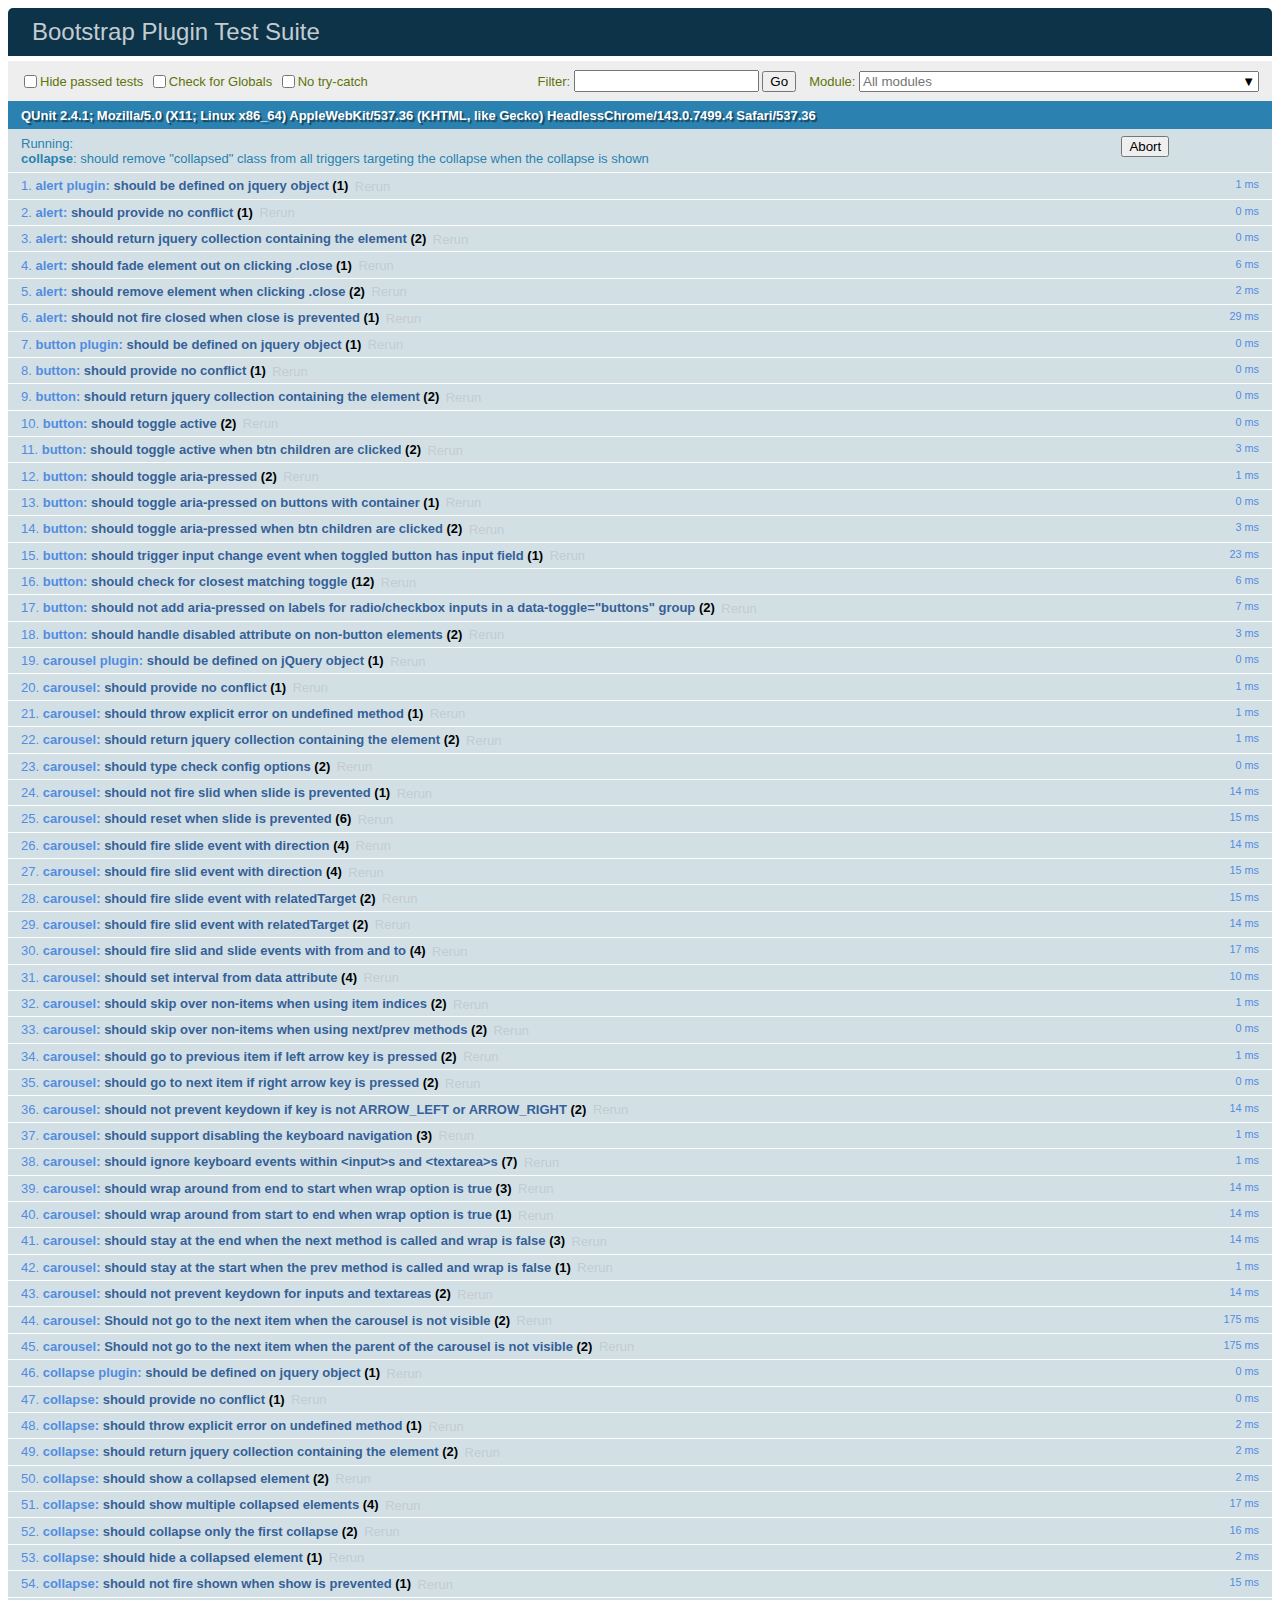
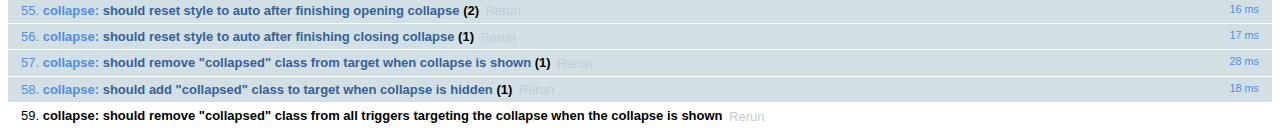
<file: files/bootstrap-4.0.0/js/tests/index.html>
<!doctype html>
<html lang="en">
  <head>
    <meta charset="utf-8">
    <meta name="viewport" content="width=device-width, initial-scale=1, shrink-to-fit=no">
    <title>Bootstrap Plugin Test Suite</title>

    <!-- jQuery -->
    <script>
      (function () {
        var path = '../../assets/js/vendor/jquery-slim.min.js'
        // get jquery param from the query string.
        var jQueryVersion = location.search.match(/[?&]jquery=(.*?)(?=&|$)/)

        // If a version was specified, use that version from our vendor folder
        if (jQueryVersion) {
          path = 'vendor/jquery-' + jQueryVersion[1] + '.min.js'
        }
        document.write('<script src="' + path + '"><\/script>')
      }())
    </script>
    <script src="../../assets/js/vendor/popper.min.js"></script>

    <!-- QUnit -->
    <link rel="stylesheet" href="vendor/qunit.css" media="screen">
    <script src="vendor/qunit.js"></script>

    <script>
      // Disable jQuery event aliases to ensure we don't accidentally use any of them
      [
        'blur',
        'focus',
        'focusin',
        'focusout',
        'resize',
        'scroll',
        'click',
        'dblclick',
        'mousedown',
        'mouseup',
        'mousemove',
        'mouseover',
        'mouseout',
        'mouseenter',
        'mouseleave',
        'change',
        'select',
        'submit',
        'keydown',
        'keypress',
        'keyup',
        'contextmenu'
      ].forEach(function(eventAlias) {
        $.fn[eventAlias] = function() {
          throw new Error('Using the ".' + eventAlias + '()" method is not allowed, so that Bootstrap can be compatible with custom jQuery builds which exclude the "event aliases" module that defines said method. See https://github.com/twbs/bootstrap/blob/master/CONTRIBUTING.md#js')
        }
      })

      // Require assert.expect in each test
      QUnit.config.requireExpects = true

      // See https://github.com/axemclion/grunt-saucelabs#test-result-details-with-qunit
      var log = []
      var testName

      QUnit.done(function(testResults) {
        var tests = []
        for (var i = 0; i < log.length; i++) {
          var details = log[i]
          tests.push({
            name: details.name,
            result: details.result,
            expected: details.expected,
            actual: details.actual,
            source: details.source
          })
        }
        testResults.tests = tests

        window.global_test_results = testResults
      })

      QUnit.testStart(function(testDetails) {
        QUnit.log(function(details) {
          if (!details.result) {
            details.name = testDetails.name
            log.push(details)
          }
        })
      })

      // Display fixture on-screen on iOS to avoid false positives
      // See https://github.com/twbs/bootstrap/pull/15955
      if (/iPhone|iPad|iPod/.test(navigator.userAgent)) {
        QUnit.begin(function() {
          $('#qunit-fixture').css({ top: 0, left: 0 })
        })

        QUnit.done(function() {
          $('#qunit-fixture').css({ top: '', left: '' })
        })
      }
    </script>

    <!-- Transpiled Plugins -->
    <script src="../dist/util.js"></script>
    <script src="../dist/alert.js"></script>
    <script src="../dist/button.js"></script>
    <script src="../dist/carousel.js"></script>
    <script src="../dist/collapse.js"></script>
    <script src="../dist/dropdown.js"></script>
    <script src="../dist/modal.js"></script>
    <script src="../dist/scrollspy.js"></script>
    <script src="../dist/tab.js"></script>
    <script src="../dist/tooltip.js"></script>
    <script src="../dist/popover.js"></script>

    <!-- Unit Tests -->
    <script src="unit/alert.js"></script>
    <script src="unit/button.js"></script>
    <script src="unit/carousel.js"></script>
    <script src="unit/collapse.js"></script>
    <script src="unit/dropdown.js"></script>
    <script src="unit/modal.js"></script>
    <script src="unit/scrollspy.js"></script>
    <script src="unit/tab.js"></script>
    <script src="unit/tooltip.js"></script>
    <script src="unit/popover.js"></script>
    <script src="unit/util.js"></script>
  </head>
  <body>
    <div id="qunit-container">
      <div id="qunit"></div>
      <div id="qunit-fixture"></div>
    </div>
  </body>
</html>
</file>
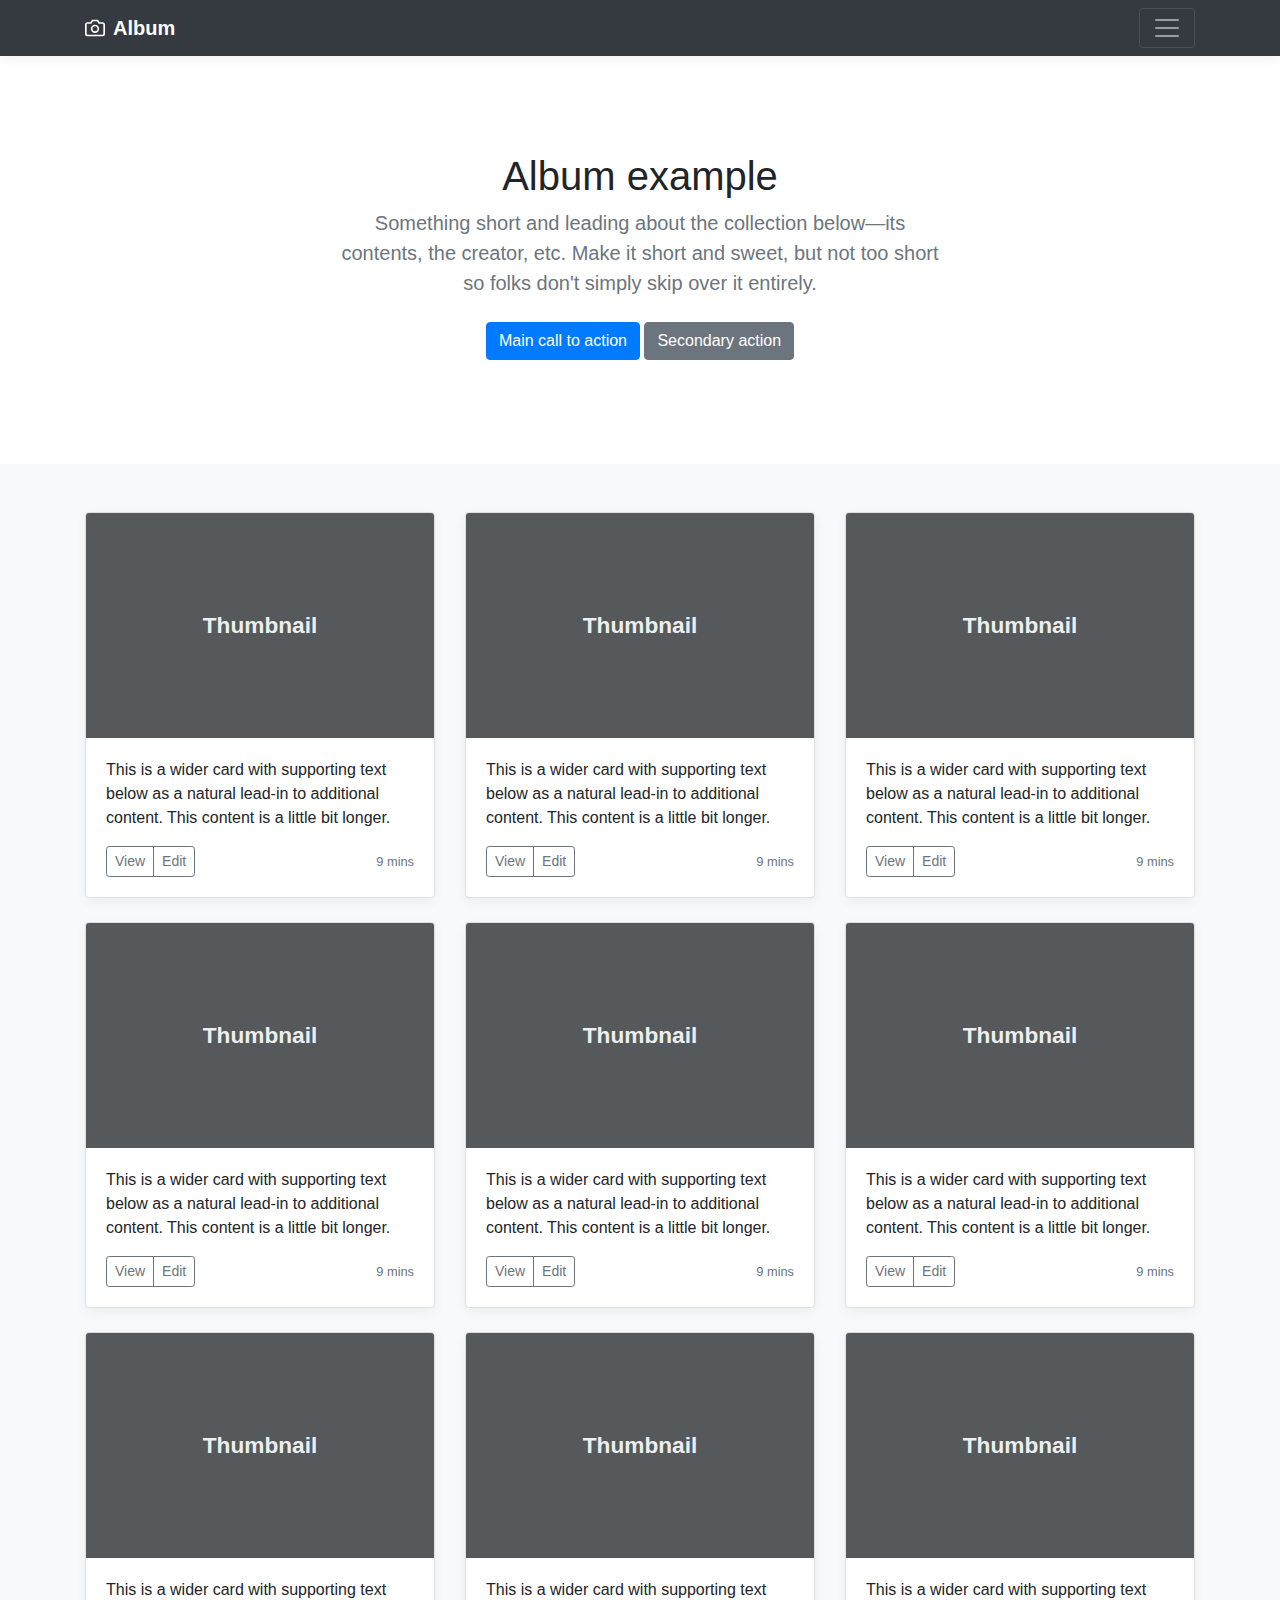
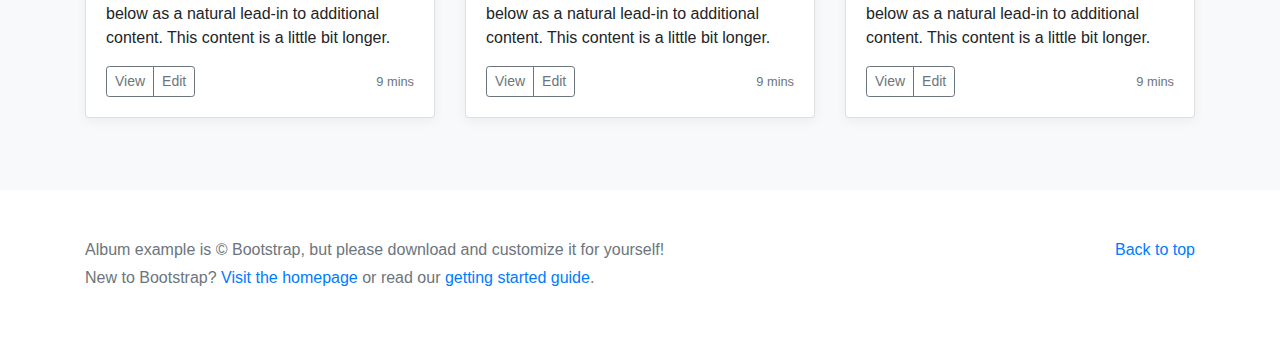
<file: files/bootstrap-4.0.0/docs/4.0/examples/album/index.html>
<!doctype html>
<html lang="en">
  <head>
    <meta charset="utf-8">
    <meta name="viewport" content="width=device-width, initial-scale=1, shrink-to-fit=no">
    <meta name="description" content="">
    <meta name="author" content="">
    <link rel="icon" href="../../../../favicon.ico">

    <title>Album example for Bootstrap</title>

    <!-- Bootstrap core CSS -->
    <link href="../../../../dist/css/bootstrap.min.css" rel="stylesheet">

    <!-- Custom styles for this template -->
    <link href="album.css" rel="stylesheet">
  </head>

  <body>

    <header>
      <div class="collapse bg-dark" id="navbarHeader">
        <div class="container">
          <div class="row">
            <div class="col-sm-8 col-md-7 py-4">
              <h4 class="text-white">About</h4>
              <p class="text-muted">Add some information about the album below, the author, or any other background context. Make it a few sentences long so folks can pick up some informative tidbits. Then, link them off to some social networking sites or contact information.</p>
            </div>
            <div class="col-sm-4 offset-md-1 py-4">
              <h4 class="text-white">Contact</h4>
              <ul class="list-unstyled">
                <li><a href="#" class="text-white">Follow on Twitter</a></li>
                <li><a href="#" class="text-white">Like on Facebook</a></li>
                <li><a href="#" class="text-white">Email me</a></li>
              </ul>
            </div>
          </div>
        </div>
      </div>
      <div class="navbar navbar-dark bg-dark box-shadow">
        <div class="container d-flex justify-content-between">
          <a href="#" class="navbar-brand d-flex align-items-center">
            <svg xmlns="http://www.w3.org/2000/svg" width="20" height="20" viewBox="0 0 24 24" fill="none" stroke="currentColor" stroke-width="2" stroke-linecap="round" stroke-linejoin="round" class="mr-2"><path d="M23 19a2 2 0 0 1-2 2H3a2 2 0 0 1-2-2V8a2 2 0 0 1 2-2h4l2-3h6l2 3h4a2 2 0 0 1 2 2z"></path><circle cx="12" cy="13" r="4"></circle></svg>
            <strong>Album</strong>
          </a>
          <button class="navbar-toggler" type="button" data-toggle="collapse" data-target="#navbarHeader" aria-controls="navbarHeader" aria-expanded="false" aria-label="Toggle navigation">
            <span class="navbar-toggler-icon"></span>
          </button>
        </div>
      </div>
    </header>

    <main role="main">

      <section class="jumbotron text-center">
        <div class="container">
          <h1 class="jumbotron-heading">Album example</h1>
          <p class="lead text-muted">Something short and leading about the collection below—its contents, the creator, etc. Make it short and sweet, but not too short so folks don't simply skip over it entirely.</p>
          <p>
            <a href="#" class="btn btn-primary my-2">Main call to action</a>
            <a href="#" class="btn btn-secondary my-2">Secondary action</a>
          </p>
        </div>
      </section>

      <div class="album py-5 bg-light">
        <div class="container">

          <div class="row">
            <div class="col-md-4">
              <div class="card mb-4 box-shadow">
                <img class="card-img-top" data-src="holder.js/100px225?theme=thumb&bg=55595c&fg=eceeef&text=Thumbnail" alt="Card image cap">
                <div class="card-body">
                  <p class="card-text">This is a wider card with supporting text below as a natural lead-in to additional content. This content is a little bit longer.</p>
                  <div class="d-flex justify-content-between align-items-center">
                    <div class="btn-group">
                      <button type="button" class="btn btn-sm btn-outline-secondary">View</button>
                      <button type="button" class="btn btn-sm btn-outline-secondary">Edit</button>
                    </div>
                    <small class="text-muted">9 mins</small>
                  </div>
                </div>
              </div>
            </div>
            <div class="col-md-4">
              <div class="card mb-4 box-shadow">
                <img class="card-img-top" data-src="holder.js/100px225?theme=thumb&bg=55595c&fg=eceeef&text=Thumbnail" alt="Card image cap">
                <div class="card-body">
                  <p class="card-text">This is a wider card with supporting text below as a natural lead-in to additional content. This content is a little bit longer.</p>
                  <div class="d-flex justify-content-between align-items-center">
                    <div class="btn-group">
                      <button type="button" class="btn btn-sm btn-outline-secondary">View</button>
                      <button type="button" class="btn btn-sm btn-outline-secondary">Edit</button>
                    </div>
                    <small class="text-muted">9 mins</small>
                  </div>
                </div>
              </div>
            </div>
            <div class="col-md-4">
              <div class="card mb-4 box-shadow">
                <img class="card-img-top" data-src="holder.js/100px225?theme=thumb&bg=55595c&fg=eceeef&text=Thumbnail" alt="Card image cap">
                <div class="card-body">
                  <p class="card-text">This is a wider card with supporting text below as a natural lead-in to additional content. This content is a little bit longer.</p>
                  <div class="d-flex justify-content-between align-items-center">
                    <div class="btn-group">
                      <button type="button" class="btn btn-sm btn-outline-secondary">View</button>
                      <button type="button" class="btn btn-sm btn-outline-secondary">Edit</button>
                    </div>
                    <small class="text-muted">9 mins</small>
                  </div>
                </div>
              </div>
            </div>

            <div class="col-md-4">
              <div class="card mb-4 box-shadow">
                <img class="card-img-top" data-src="holder.js/100px225?theme=thumb&bg=55595c&fg=eceeef&text=Thumbnail" alt="Card image cap">
                <div class="card-body">
                  <p class="card-text">This is a wider card with supporting text below as a natural lead-in to additional content. This content is a little bit longer.</p>
                  <div class="d-flex justify-content-between align-items-center">
                    <div class="btn-group">
                      <button type="button" class="btn btn-sm btn-outline-secondary">View</button>
                      <button type="button" class="btn btn-sm btn-outline-secondary">Edit</button>
                    </div>
                    <small class="text-muted">9 mins</small>
                  </div>
                </div>
              </div>
            </div>
            <div class="col-md-4">
              <div class="card mb-4 box-shadow">
                <img class="card-img-top" data-src="holder.js/100px225?theme=thumb&bg=55595c&fg=eceeef&text=Thumbnail" alt="Card image cap">
                <div class="card-body">
                  <p class="card-text">This is a wider card with supporting text below as a natural lead-in to additional content. This content is a little bit longer.</p>
                  <div class="d-flex justify-content-between align-items-center">
                    <div class="btn-group">
                      <button type="button" class="btn btn-sm btn-outline-secondary">View</button>
                      <button type="button" class="btn btn-sm btn-outline-secondary">Edit</button>
                    </div>
                    <small class="text-muted">9 mins</small>
                  </div>
                </div>
              </div>
            </div>
            <div class="col-md-4">
              <div class="card mb-4 box-shadow">
                <img class="card-img-top" data-src="holder.js/100px225?theme=thumb&bg=55595c&fg=eceeef&text=Thumbnail" alt="Card image cap">
                <div class="card-body">
                  <p class="card-text">This is a wider card with supporting text below as a natural lead-in to additional content. This content is a little bit longer.</p>
                  <div class="d-flex justify-content-between align-items-center">
                    <div class="btn-group">
                      <button type="button" class="btn btn-sm btn-outline-secondary">View</button>
                      <button type="button" class="btn btn-sm btn-outline-secondary">Edit</button>
                    </div>
                    <small class="text-muted">9 mins</small>
                  </div>
                </div>
              </div>
            </div>

            <div class="col-md-4">
              <div class="card mb-4 box-shadow">
                <img class="card-img-top" data-src="holder.js/100px225?theme=thumb&bg=55595c&fg=eceeef&text=Thumbnail" alt="Card image cap">
                <div class="card-body">
                  <p class="card-text">This is a wider card with supporting text below as a natural lead-in to additional content. This content is a little bit longer.</p>
                  <div class="d-flex justify-content-between align-items-center">
                    <div class="btn-group">
                      <button type="button" class="btn btn-sm btn-outline-secondary">View</button>
                      <button type="button" class="btn btn-sm btn-outline-secondary">Edit</button>
                    </div>
                    <small class="text-muted">9 mins</small>
                  </div>
                </div>
              </div>
            </div>
            <div class="col-md-4">
              <div class="card mb-4 box-shadow">
                <img class="card-img-top" data-src="holder.js/100px225?theme=thumb&bg=55595c&fg=eceeef&text=Thumbnail" alt="Card image cap">
                <div class="card-body">
                  <p class="card-text">This is a wider card with supporting text below as a natural lead-in to additional content. This content is a little bit longer.</p>
                  <div class="d-flex justify-content-between align-items-center">
                    <div class="btn-group">
                      <button type="button" class="btn btn-sm btn-outline-secondary">View</button>
                      <button type="button" class="btn btn-sm btn-outline-secondary">Edit</button>
                    </div>
                    <small class="text-muted">9 mins</small>
                  </div>
                </div>
              </div>
            </div>
            <div class="col-md-4">
              <div class="card mb-4 box-shadow">
                <img class="card-img-top" data-src="holder.js/100px225?theme=thumb&bg=55595c&fg=eceeef&text=Thumbnail" alt="Card image cap">
                <div class="card-body">
                  <p class="card-text">This is a wider card with supporting text below as a natural lead-in to additional content. This content is a little bit longer.</p>
                  <div class="d-flex justify-content-between align-items-center">
                    <div class="btn-group">
                      <button type="button" class="btn btn-sm btn-outline-secondary">View</button>
                      <button type="button" class="btn btn-sm btn-outline-secondary">Edit</button>
                    </div>
                    <small class="text-muted">9 mins</small>
                  </div>
                </div>
              </div>
            </div>
          </div>
        </div>
      </div>

    </main>

    <footer class="text-muted">
      <div class="container">
        <p class="float-right">
          <a href="#">Back to top</a>
        </p>
        <p>Album example is &copy; Bootstrap, but please download and customize it for yourself!</p>
        <p>New to Bootstrap? <a href="../../">Visit the homepage</a> or read our <a href="../../getting-started/">getting started guide</a>.</p>
      </div>
    </footer>

    <!-- Bootstrap core JavaScript
    ================================================== -->
    <!-- Placed at the end of the document so the pages load faster -->
    <script src="https://code.jquery.com/jquery-3.2.1.slim.min.js" integrity="sha384-KJ3o2DKtIkvYIK3UENzmM7KCkRr/rE9/Qpg6aAZGJwFDMVNA/GpGFF93hXpG5KkN" crossorigin="anonymous"></script>
    <script>window.jQuery || document.write('<script src="../../../../assets/js/vendor/jquery-slim.min.js"><\/script>')</script>
    <script src="../../../../assets/js/vendor/popper.min.js"></script>
    <script src="../../../../dist/js/bootstrap.min.js"></script>
    <script src="../../../../assets/js/vendor/holder.min.js"></script>
  </body>
</html>
</file>
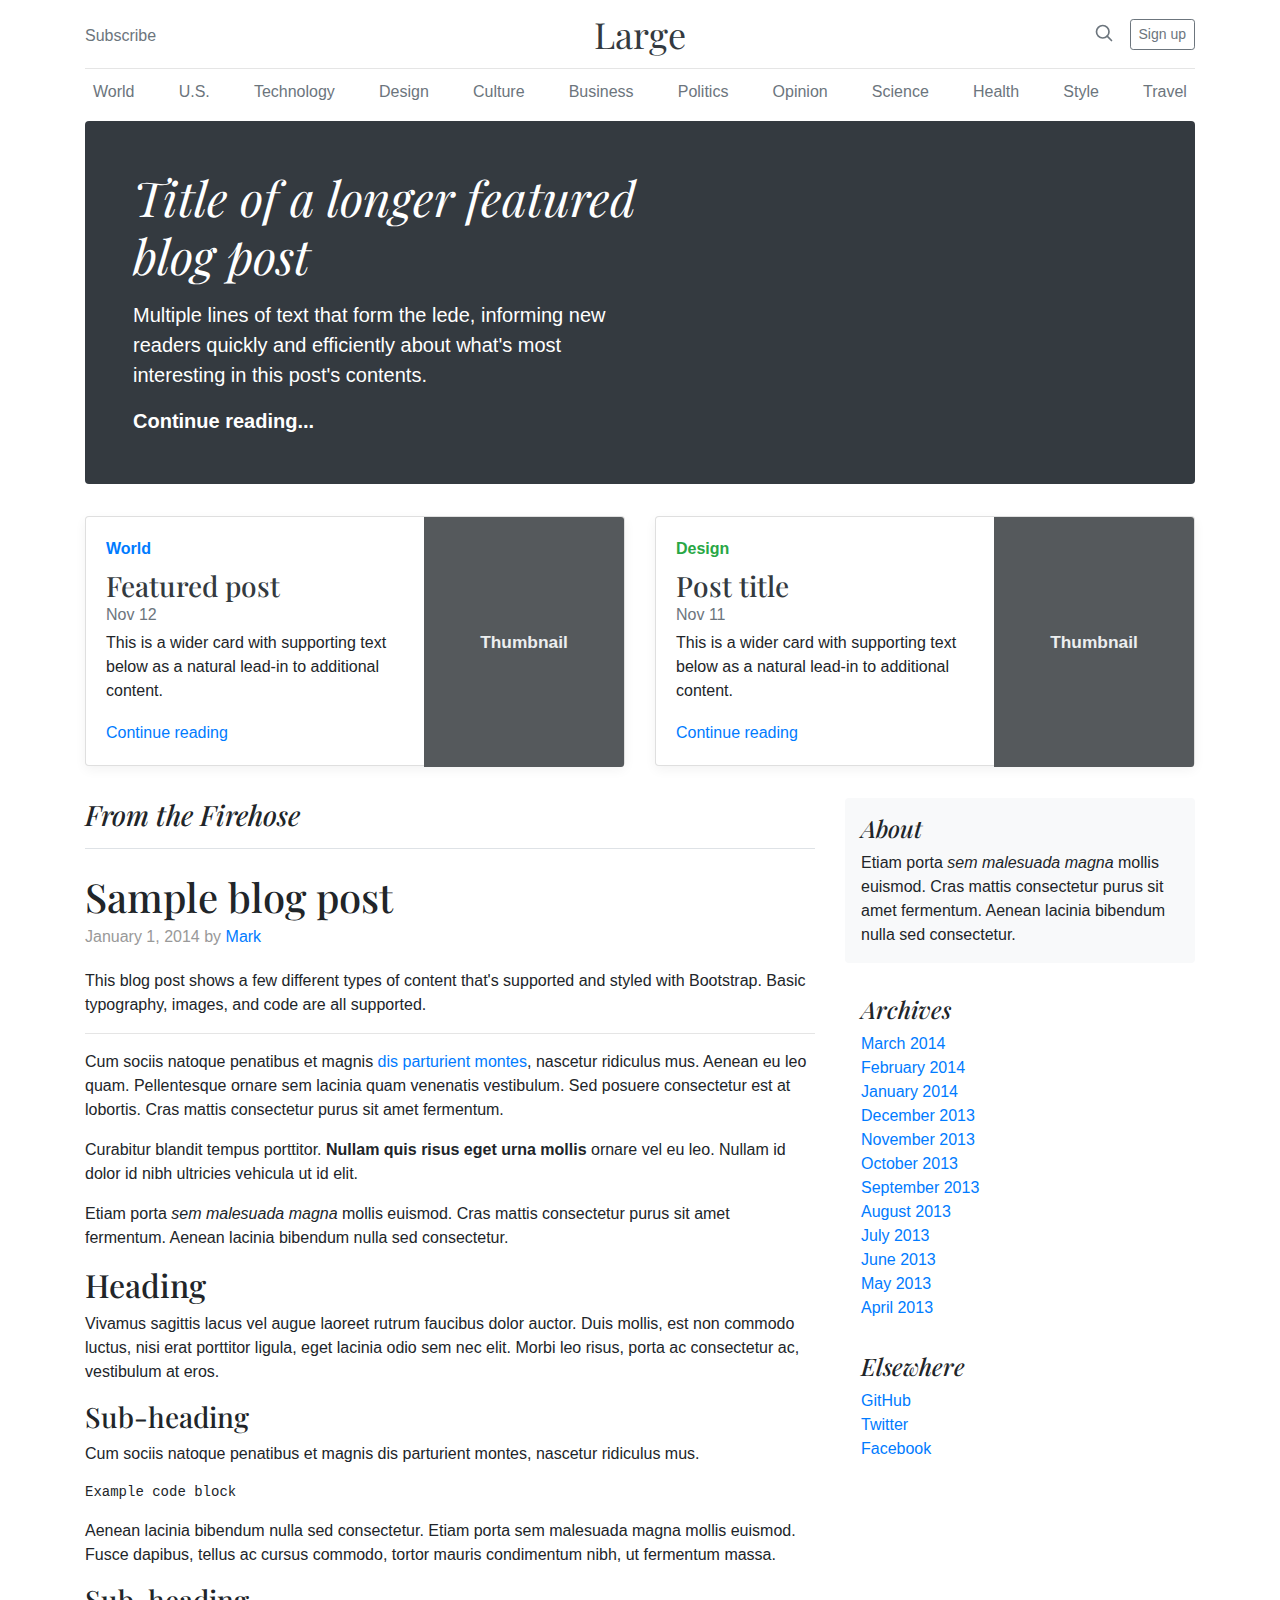
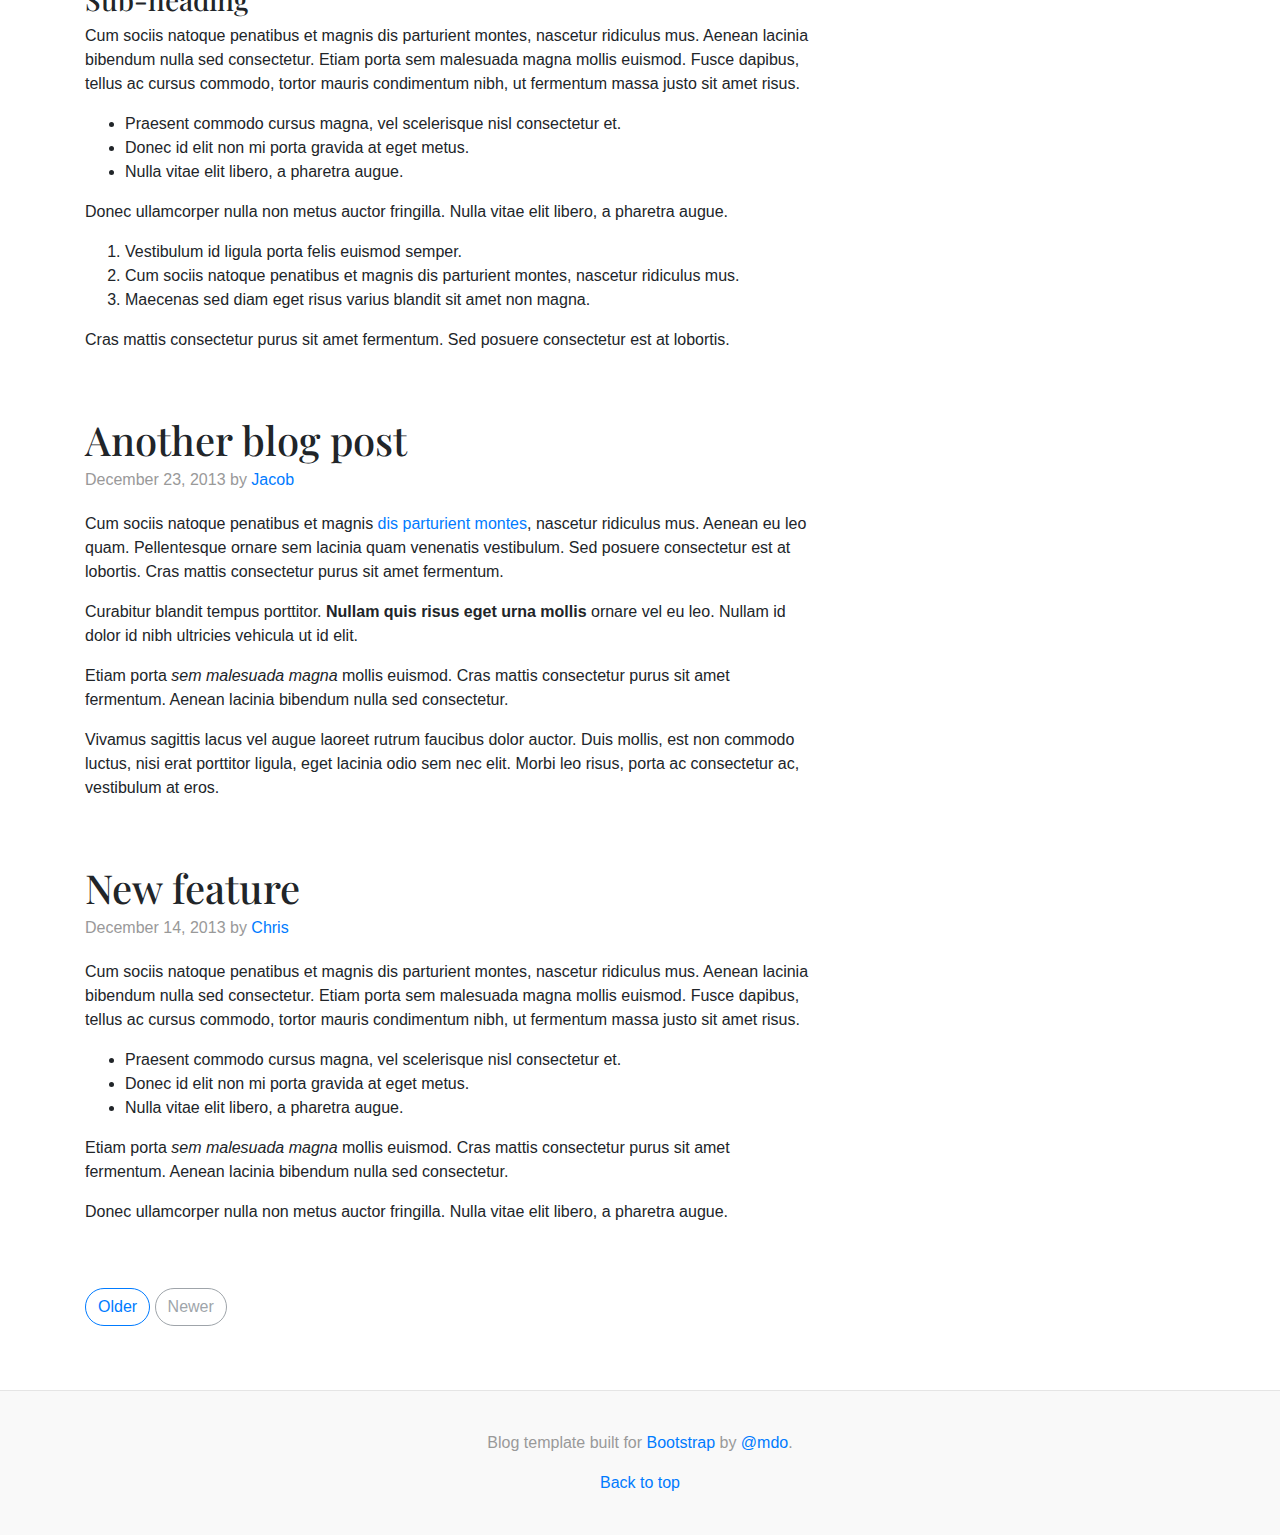
<file: files/bootstrap-4.0.0/docs/4.0/examples/blog/index.html>
<!doctype html>
<html lang="en">
  <head>
    <meta charset="utf-8">
    <meta name="viewport" content="width=device-width, initial-scale=1, shrink-to-fit=no">
    <meta name="description" content="">
    <meta name="author" content="">
    <link rel="icon" href="../../../../favicon.ico">

    <title>Blog Template for Bootstrap</title>

    <!-- Bootstrap core CSS -->
    <link href="../../../../dist/css/bootstrap.min.css" rel="stylesheet">

    <!-- Custom styles for this template -->
    <link href="https://fonts.googleapis.com/css?family=Playfair+Display:700,900" rel="stylesheet">
    <link href="blog.css" rel="stylesheet">
  </head>

  <body>

    <div class="container">
      <header class="blog-header py-3">
        <div class="row flex-nowrap justify-content-between align-items-center">
          <div class="col-4 pt-1">
            <a class="text-muted" href="#">Subscribe</a>
          </div>
          <div class="col-4 text-center">
            <a class="blog-header-logo text-dark" href="#">Large</a>
          </div>
          <div class="col-4 d-flex justify-content-end align-items-center">
            <a class="text-muted" href="#">
              <svg xmlns="http://www.w3.org/2000/svg" width="20" height="20" viewBox="0 0 24 24" fill="none" stroke="currentColor" stroke-width="2" stroke-linecap="round" stroke-linejoin="round" class="mx-3"><circle cx="10.5" cy="10.5" r="7.5"></circle><line x1="21" y1="21" x2="15.8" y2="15.8"></line></svg>
            </a>
            <a class="btn btn-sm btn-outline-secondary" href="#">Sign up</a>
          </div>
        </div>
      </header>

      <div class="nav-scroller py-1 mb-2">
        <nav class="nav d-flex justify-content-between">
          <a class="p-2 text-muted" href="#">World</a>
          <a class="p-2 text-muted" href="#">U.S.</a>
          <a class="p-2 text-muted" href="#">Technology</a>
          <a class="p-2 text-muted" href="#">Design</a>
          <a class="p-2 text-muted" href="#">Culture</a>
          <a class="p-2 text-muted" href="#">Business</a>
          <a class="p-2 text-muted" href="#">Politics</a>
          <a class="p-2 text-muted" href="#">Opinion</a>
          <a class="p-2 text-muted" href="#">Science</a>
          <a class="p-2 text-muted" href="#">Health</a>
          <a class="p-2 text-muted" href="#">Style</a>
          <a class="p-2 text-muted" href="#">Travel</a>
        </nav>
      </div>

      <div class="jumbotron p-3 p-md-5 text-white rounded bg-dark">
        <div class="col-md-6 px-0">
          <h1 class="display-4 font-italic">Title of a longer featured blog post</h1>
          <p class="lead my-3">Multiple lines of text that form the lede, informing new readers quickly and efficiently about what's most interesting in this post's contents.</p>
          <p class="lead mb-0"><a href="#" class="text-white font-weight-bold">Continue reading...</a></p>
        </div>
      </div>

      <div class="row mb-2">
        <div class="col-md-6">
          <div class="card flex-md-row mb-4 box-shadow h-md-250">
            <div class="card-body d-flex flex-column align-items-start">
              <strong class="d-inline-block mb-2 text-primary">World</strong>
              <h3 class="mb-0">
                <a class="text-dark" href="#">Featured post</a>
              </h3>
              <div class="mb-1 text-muted">Nov 12</div>
              <p class="card-text mb-auto">This is a wider card with supporting text below as a natural lead-in to additional content.</p>
              <a href="#">Continue reading</a>
            </div>
            <img class="card-img-right flex-auto d-none d-md-block" data-src="holder.js/200x250?theme=thumb" alt="Card image cap">
          </div>
        </div>
        <div class="col-md-6">
          <div class="card flex-md-row mb-4 box-shadow h-md-250">
            <div class="card-body d-flex flex-column align-items-start">
              <strong class="d-inline-block mb-2 text-success">Design</strong>
              <h3 class="mb-0">
                <a class="text-dark" href="#">Post title</a>
              </h3>
              <div class="mb-1 text-muted">Nov 11</div>
              <p class="card-text mb-auto">This is a wider card with supporting text below as a natural lead-in to additional content.</p>
              <a href="#">Continue reading</a>
            </div>
            <img class="card-img-right flex-auto d-none d-md-block" data-src="holder.js/200x250?theme=thumb" alt="Card image cap">
          </div>
        </div>
      </div>
    </div>

    <main role="main" class="container">
      <div class="row">
        <div class="col-md-8 blog-main">
          <h3 class="pb-3 mb-4 font-italic border-bottom">
            From the Firehose
          </h3>

          <div class="blog-post">
            <h2 class="blog-post-title">Sample blog post</h2>
            <p class="blog-post-meta">January 1, 2014 by <a href="#">Mark</a></p>

            <p>This blog post shows a few different types of content that's supported and styled with Bootstrap. Basic typography, images, and code are all supported.</p>
            <hr>
            <p>Cum sociis natoque penatibus et magnis <a href="#">dis parturient montes</a>, nascetur ridiculus mus. Aenean eu leo quam. Pellentesque ornare sem lacinia quam venenatis vestibulum. Sed posuere consectetur est at lobortis. Cras mattis consectetur purus sit amet fermentum.</p>
            <blockquote>
              <p>Curabitur blandit tempus porttitor. <strong>Nullam quis risus eget urna mollis</strong> ornare vel eu leo. Nullam id dolor id nibh ultricies vehicula ut id elit.</p>
            </blockquote>
            <p>Etiam porta <em>sem malesuada magna</em> mollis euismod. Cras mattis consectetur purus sit amet fermentum. Aenean lacinia bibendum nulla sed consectetur.</p>
            <h2>Heading</h2>
            <p>Vivamus sagittis lacus vel augue laoreet rutrum faucibus dolor auctor. Duis mollis, est non commodo luctus, nisi erat porttitor ligula, eget lacinia odio sem nec elit. Morbi leo risus, porta ac consectetur ac, vestibulum at eros.</p>
            <h3>Sub-heading</h3>
            <p>Cum sociis natoque penatibus et magnis dis parturient montes, nascetur ridiculus mus.</p>
            <pre><code>Example code block</code></pre>
            <p>Aenean lacinia bibendum nulla sed consectetur. Etiam porta sem malesuada magna mollis euismod. Fusce dapibus, tellus ac cursus commodo, tortor mauris condimentum nibh, ut fermentum massa.</p>
            <h3>Sub-heading</h3>
            <p>Cum sociis natoque penatibus et magnis dis parturient montes, nascetur ridiculus mus. Aenean lacinia bibendum nulla sed consectetur. Etiam porta sem malesuada magna mollis euismod. Fusce dapibus, tellus ac cursus commodo, tortor mauris condimentum nibh, ut fermentum massa justo sit amet risus.</p>
            <ul>
              <li>Praesent commodo cursus magna, vel scelerisque nisl consectetur et.</li>
              <li>Donec id elit non mi porta gravida at eget metus.</li>
              <li>Nulla vitae elit libero, a pharetra augue.</li>
            </ul>
            <p>Donec ullamcorper nulla non metus auctor fringilla. Nulla vitae elit libero, a pharetra augue.</p>
            <ol>
              <li>Vestibulum id ligula porta felis euismod semper.</li>
              <li>Cum sociis natoque penatibus et magnis dis parturient montes, nascetur ridiculus mus.</li>
              <li>Maecenas sed diam eget risus varius blandit sit amet non magna.</li>
            </ol>
            <p>Cras mattis consectetur purus sit amet fermentum. Sed posuere consectetur est at lobortis.</p>
          </div><!-- /.blog-post -->

          <div class="blog-post">
            <h2 class="blog-post-title">Another blog post</h2>
            <p class="blog-post-meta">December 23, 2013 by <a href="#">Jacob</a></p>

            <p>Cum sociis natoque penatibus et magnis <a href="#">dis parturient montes</a>, nascetur ridiculus mus. Aenean eu leo quam. Pellentesque ornare sem lacinia quam venenatis vestibulum. Sed posuere consectetur est at lobortis. Cras mattis consectetur purus sit amet fermentum.</p>
            <blockquote>
              <p>Curabitur blandit tempus porttitor. <strong>Nullam quis risus eget urna mollis</strong> ornare vel eu leo. Nullam id dolor id nibh ultricies vehicula ut id elit.</p>
            </blockquote>
            <p>Etiam porta <em>sem malesuada magna</em> mollis euismod. Cras mattis consectetur purus sit amet fermentum. Aenean lacinia bibendum nulla sed consectetur.</p>
            <p>Vivamus sagittis lacus vel augue laoreet rutrum faucibus dolor auctor. Duis mollis, est non commodo luctus, nisi erat porttitor ligula, eget lacinia odio sem nec elit. Morbi leo risus, porta ac consectetur ac, vestibulum at eros.</p>
          </div><!-- /.blog-post -->

          <div class="blog-post">
            <h2 class="blog-post-title">New feature</h2>
            <p class="blog-post-meta">December 14, 2013 by <a href="#">Chris</a></p>

            <p>Cum sociis natoque penatibus et magnis dis parturient montes, nascetur ridiculus mus. Aenean lacinia bibendum nulla sed consectetur. Etiam porta sem malesuada magna mollis euismod. Fusce dapibus, tellus ac cursus commodo, tortor mauris condimentum nibh, ut fermentum massa justo sit amet risus.</p>
            <ul>
              <li>Praesent commodo cursus magna, vel scelerisque nisl consectetur et.</li>
              <li>Donec id elit non mi porta gravida at eget metus.</li>
              <li>Nulla vitae elit libero, a pharetra augue.</li>
            </ul>
            <p>Etiam porta <em>sem malesuada magna</em> mollis euismod. Cras mattis consectetur purus sit amet fermentum. Aenean lacinia bibendum nulla sed consectetur.</p>
            <p>Donec ullamcorper nulla non metus auctor fringilla. Nulla vitae elit libero, a pharetra augue.</p>
          </div><!-- /.blog-post -->

          <nav class="blog-pagination">
            <a class="btn btn-outline-primary" href="#">Older</a>
            <a class="btn btn-outline-secondary disabled" href="#">Newer</a>
          </nav>

        </div><!-- /.blog-main -->

        <aside class="col-md-4 blog-sidebar">
          <div class="p-3 mb-3 bg-light rounded">
            <h4 class="font-italic">About</h4>
            <p class="mb-0">Etiam porta <em>sem malesuada magna</em> mollis euismod. Cras mattis consectetur purus sit amet fermentum. Aenean lacinia bibendum nulla sed consectetur.</p>
          </div>

          <div class="p-3">
            <h4 class="font-italic">Archives</h4>
            <ol class="list-unstyled mb-0">
              <li><a href="#">March 2014</a></li>
              <li><a href="#">February 2014</a></li>
              <li><a href="#">January 2014</a></li>
              <li><a href="#">December 2013</a></li>
              <li><a href="#">November 2013</a></li>
              <li><a href="#">October 2013</a></li>
              <li><a href="#">September 2013</a></li>
              <li><a href="#">August 2013</a></li>
              <li><a href="#">July 2013</a></li>
              <li><a href="#">June 2013</a></li>
              <li><a href="#">May 2013</a></li>
              <li><a href="#">April 2013</a></li>
            </ol>
          </div>

          <div class="p-3">
            <h4 class="font-italic">Elsewhere</h4>
            <ol class="list-unstyled">
              <li><a href="#">GitHub</a></li>
              <li><a href="#">Twitter</a></li>
              <li><a href="#">Facebook</a></li>
            </ol>
          </div>
        </aside><!-- /.blog-sidebar -->

      </div><!-- /.row -->

    </main><!-- /.container -->

    <footer class="blog-footer">
      <p>Blog template built for <a href="https://getbootstrap.com/">Bootstrap</a> by <a href="https://twitter.com/mdo">@mdo</a>.</p>
      <p>
        <a href="#">Back to top</a>
      </p>
    </footer>

    <!-- Bootstrap core JavaScript
    ================================================== -->
    <!-- Placed at the end of the document so the pages load faster -->
    <script src="https://code.jquery.com/jquery-3.2.1.slim.min.js" integrity="sha384-KJ3o2DKtIkvYIK3UENzmM7KCkRr/rE9/Qpg6aAZGJwFDMVNA/GpGFF93hXpG5KkN" crossorigin="anonymous"></script>
    <script>window.jQuery || document.write('<script src="../../../../assets/js/vendor/jquery-slim.min.js"><\/script>')</script>
    <script src="../../../../assets/js/vendor/popper.min.js"></script>
    <script src="../../../../dist/js/bootstrap.min.js"></script>
    <script src="../../../../assets/js/vendor/holder.min.js"></script>
    <script>
      Holder.addTheme('thumb', {
        bg: '#55595c',
        fg: '#eceeef',
        text: 'Thumbnail'
      });
    </script>
  </body>
</html>
</file>
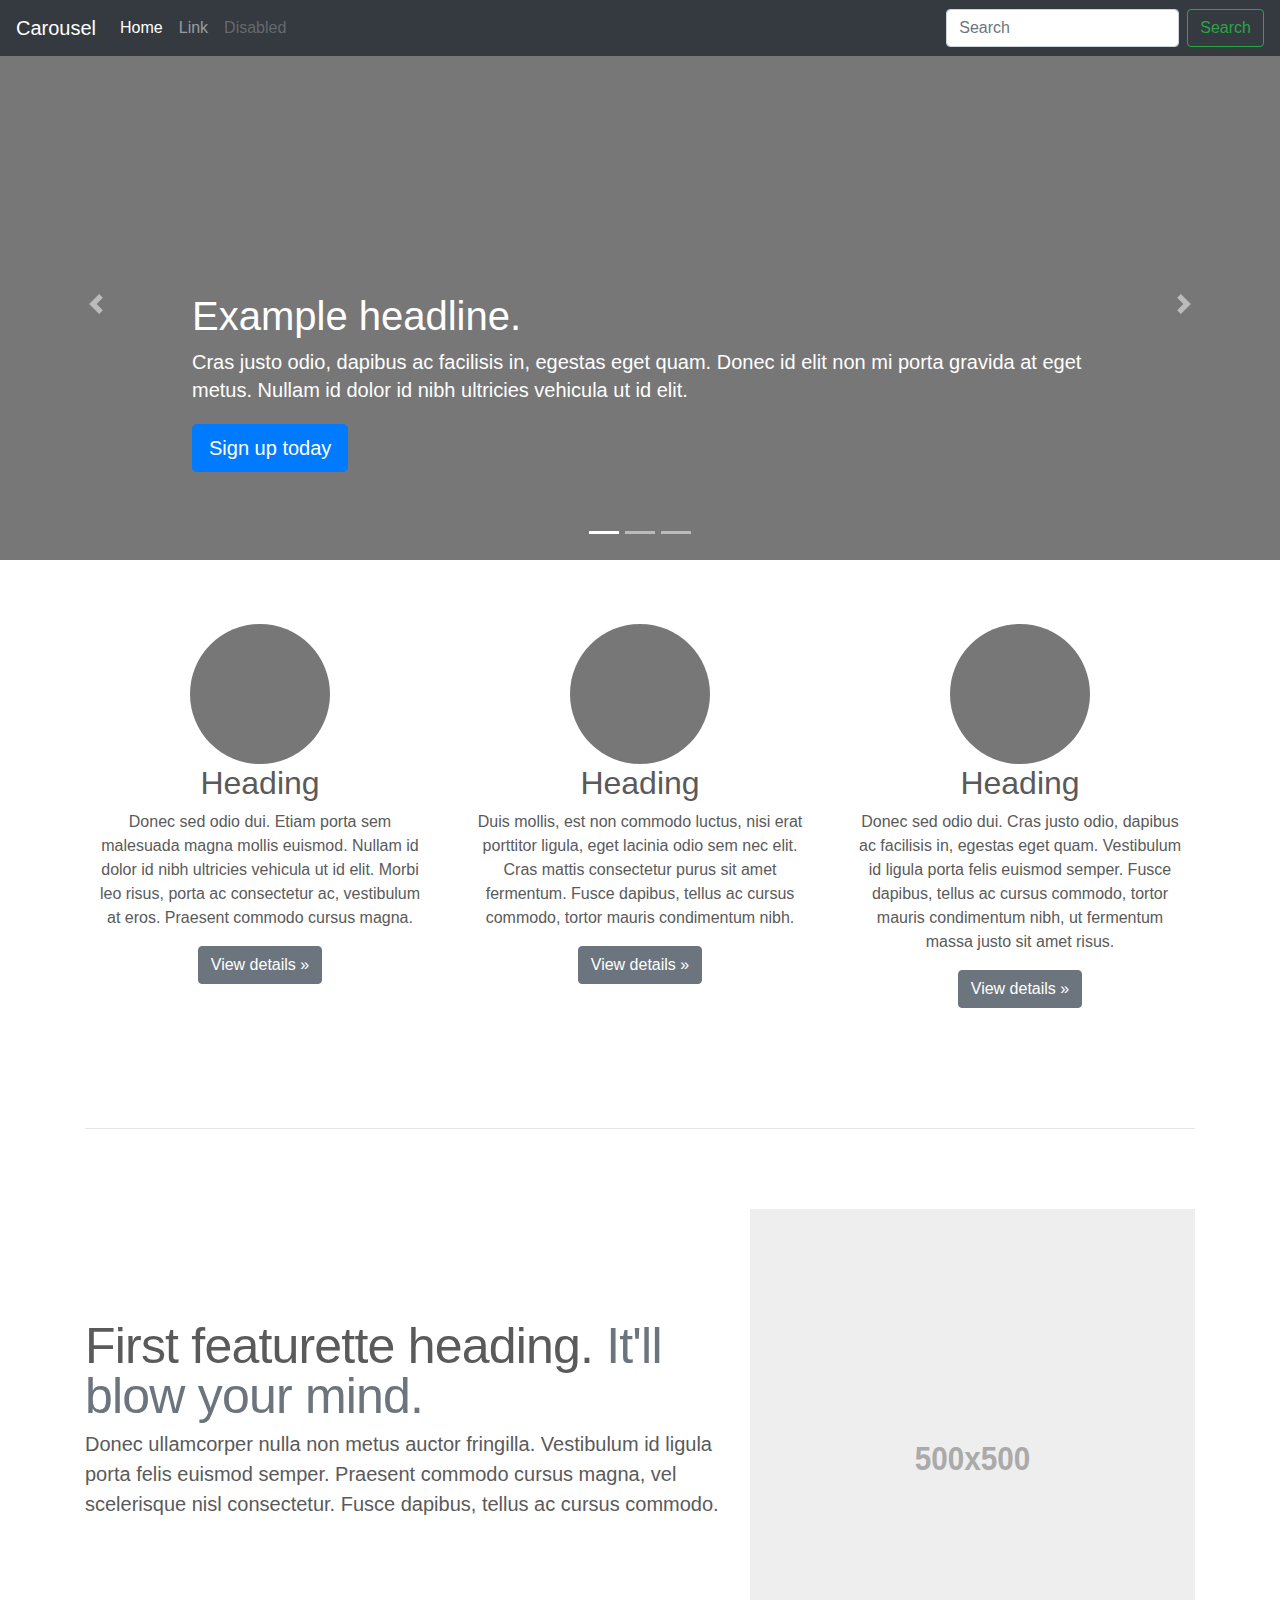
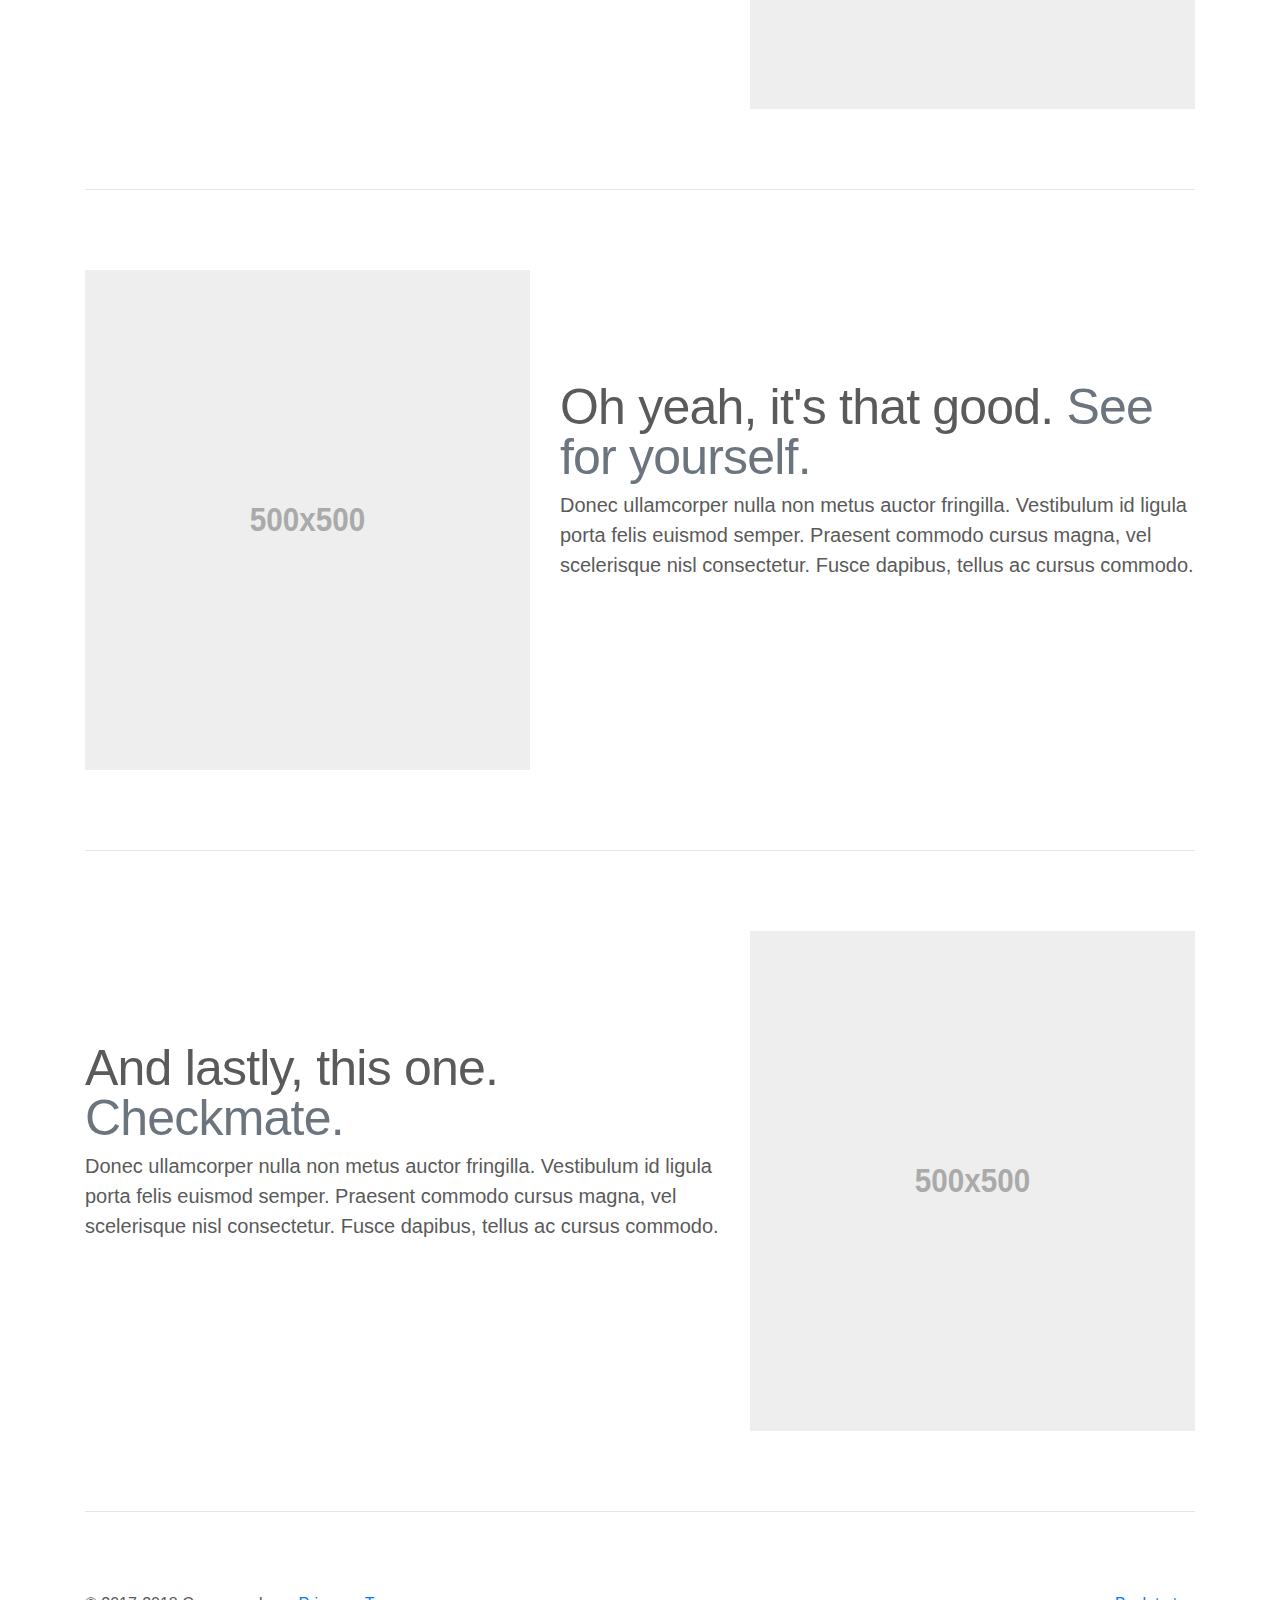
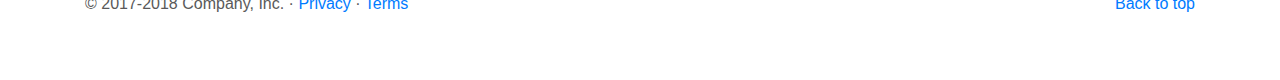
<file: files/bootstrap-4.0.0/docs/4.0/examples/carousel/index.html>
<!doctype html>
<html lang="en">
  <head>
    <meta charset="utf-8">
    <meta name="viewport" content="width=device-width, initial-scale=1, shrink-to-fit=no">
    <meta name="description" content="">
    <meta name="author" content="">
    <link rel="icon" href="../../../../favicon.ico">

    <title>Carousel Template for Bootstrap</title>

    <!-- Bootstrap core CSS -->
    <link href="../../../../dist/css/bootstrap.min.css" rel="stylesheet">

    <!-- Custom styles for this template -->
    <link href="carousel.css" rel="stylesheet">
  </head>
  <body>

    <header>
      <nav class="navbar navbar-expand-md navbar-dark fixed-top bg-dark">
        <a class="navbar-brand" href="#">Carousel</a>
        <button class="navbar-toggler" type="button" data-toggle="collapse" data-target="#navbarCollapse" aria-controls="navbarCollapse" aria-expanded="false" aria-label="Toggle navigation">
          <span class="navbar-toggler-icon"></span>
        </button>
        <div class="collapse navbar-collapse" id="navbarCollapse">
          <ul class="navbar-nav mr-auto">
            <li class="nav-item active">
              <a class="nav-link" href="#">Home <span class="sr-only">(current)</span></a>
            </li>
            <li class="nav-item">
              <a class="nav-link" href="#">Link</a>
            </li>
            <li class="nav-item">
              <a class="nav-link disabled" href="#">Disabled</a>
            </li>
          </ul>
          <form class="form-inline mt-2 mt-md-0">
            <input class="form-control mr-sm-2" type="text" placeholder="Search" aria-label="Search">
            <button class="btn btn-outline-success my-2 my-sm-0" type="submit">Search</button>
          </form>
        </div>
      </nav>
    </header>

    <main role="main">

      <div id="myCarousel" class="carousel slide" data-ride="carousel">
        <ol class="carousel-indicators">
          <li data-target="#myCarousel" data-slide-to="0" class="active"></li>
          <li data-target="#myCarousel" data-slide-to="1"></li>
          <li data-target="#myCarousel" data-slide-to="2"></li>
        </ol>
        <div class="carousel-inner">
          <div class="carousel-item active">
            <img class="first-slide" src="[data-uri]" alt="First slide">
            <div class="container">
              <div class="carousel-caption text-left">
                <h1>Example headline.</h1>
                <p>Cras justo odio, dapibus ac facilisis in, egestas eget quam. Donec id elit non mi porta gravida at eget metus. Nullam id dolor id nibh ultricies vehicula ut id elit.</p>
                <p><a class="btn btn-lg btn-primary" href="#" role="button">Sign up today</a></p>
              </div>
            </div>
          </div>
          <div class="carousel-item">
            <img class="second-slide" src="[data-uri]" alt="Second slide">
            <div class="container">
              <div class="carousel-caption">
                <h1>Another example headline.</h1>
                <p>Cras justo odio, dapibus ac facilisis in, egestas eget quam. Donec id elit non mi porta gravida at eget metus. Nullam id dolor id nibh ultricies vehicula ut id elit.</p>
                <p><a class="btn btn-lg btn-primary" href="#" role="button">Learn more</a></p>
              </div>
            </div>
          </div>
          <div class="carousel-item">
            <img class="third-slide" src="[data-uri]" alt="Third slide">
            <div class="container">
              <div class="carousel-caption text-right">
                <h1>One more for good measure.</h1>
                <p>Cras justo odio, dapibus ac facilisis in, egestas eget quam. Donec id elit non mi porta gravida at eget metus. Nullam id dolor id nibh ultricies vehicula ut id elit.</p>
                <p><a class="btn btn-lg btn-primary" href="#" role="button">Browse gallery</a></p>
              </div>
            </div>
          </div>
        </div>
        <a class="carousel-control-prev" href="#myCarousel" role="button" data-slide="prev">
          <span class="carousel-control-prev-icon" aria-hidden="true"></span>
          <span class="sr-only">Previous</span>
        </a>
        <a class="carousel-control-next" href="#myCarousel" role="button" data-slide="next">
          <span class="carousel-control-next-icon" aria-hidden="true"></span>
          <span class="sr-only">Next</span>
        </a>
      </div>


      <!-- Marketing messaging and featurettes
      ================================================== -->
      <!-- Wrap the rest of the page in another container to center all the content. -->

      <div class="container marketing">

        <!-- Three columns of text below the carousel -->
        <div class="row">
          <div class="col-lg-4">
            <img class="rounded-circle" src="[data-uri]" alt="Generic placeholder image" width="140" height="140">
            <h2>Heading</h2>
            <p>Donec sed odio dui. Etiam porta sem malesuada magna mollis euismod. Nullam id dolor id nibh ultricies vehicula ut id elit. Morbi leo risus, porta ac consectetur ac, vestibulum at eros. Praesent commodo cursus magna.</p>
            <p><a class="btn btn-secondary" href="#" role="button">View details &raquo;</a></p>
          </div><!-- /.col-lg-4 -->
          <div class="col-lg-4">
            <img class="rounded-circle" src="[data-uri]" alt="Generic placeholder image" width="140" height="140">
            <h2>Heading</h2>
            <p>Duis mollis, est non commodo luctus, nisi erat porttitor ligula, eget lacinia odio sem nec elit. Cras mattis consectetur purus sit amet fermentum. Fusce dapibus, tellus ac cursus commodo, tortor mauris condimentum nibh.</p>
            <p><a class="btn btn-secondary" href="#" role="button">View details &raquo;</a></p>
          </div><!-- /.col-lg-4 -->
          <div class="col-lg-4">
            <img class="rounded-circle" src="[data-uri]" alt="Generic placeholder image" width="140" height="140">
            <h2>Heading</h2>
            <p>Donec sed odio dui. Cras justo odio, dapibus ac facilisis in, egestas eget quam. Vestibulum id ligula porta felis euismod semper. Fusce dapibus, tellus ac cursus commodo, tortor mauris condimentum nibh, ut fermentum massa justo sit amet risus.</p>
            <p><a class="btn btn-secondary" href="#" role="button">View details &raquo;</a></p>
          </div><!-- /.col-lg-4 -->
        </div><!-- /.row -->


        <!-- START THE FEATURETTES -->

        <hr class="featurette-divider">

        <div class="row featurette">
          <div class="col-md-7">
            <h2 class="featurette-heading">First featurette heading. <span class="text-muted">It'll blow your mind.</span></h2>
            <p class="lead">Donec ullamcorper nulla non metus auctor fringilla. Vestibulum id ligula porta felis euismod semper. Praesent commodo cursus magna, vel scelerisque nisl consectetur. Fusce dapibus, tellus ac cursus commodo.</p>
          </div>
          <div class="col-md-5">
            <img class="featurette-image img-fluid mx-auto" data-src="holder.js/500x500/auto" alt="Generic placeholder image">
          </div>
        </div>

        <hr class="featurette-divider">

        <div class="row featurette">
          <div class="col-md-7 order-md-2">
            <h2 class="featurette-heading">Oh yeah, it's that good. <span class="text-muted">See for yourself.</span></h2>
            <p class="lead">Donec ullamcorper nulla non metus auctor fringilla. Vestibulum id ligula porta felis euismod semper. Praesent commodo cursus magna, vel scelerisque nisl consectetur. Fusce dapibus, tellus ac cursus commodo.</p>
          </div>
          <div class="col-md-5 order-md-1">
            <img class="featurette-image img-fluid mx-auto" data-src="holder.js/500x500/auto" alt="Generic placeholder image">
          </div>
        </div>

        <hr class="featurette-divider">

        <div class="row featurette">
          <div class="col-md-7">
            <h2 class="featurette-heading">And lastly, this one. <span class="text-muted">Checkmate.</span></h2>
            <p class="lead">Donec ullamcorper nulla non metus auctor fringilla. Vestibulum id ligula porta felis euismod semper. Praesent commodo cursus magna, vel scelerisque nisl consectetur. Fusce dapibus, tellus ac cursus commodo.</p>
          </div>
          <div class="col-md-5">
            <img class="featurette-image img-fluid mx-auto" data-src="holder.js/500x500/auto" alt="Generic placeholder image">
          </div>
        </div>

        <hr class="featurette-divider">

        <!-- /END THE FEATURETTES -->

      </div><!-- /.container -->


      <!-- FOOTER -->
      <footer class="container">
        <p class="float-right"><a href="#">Back to top</a></p>
        <p>&copy; 2017-2018 Company, Inc. &middot; <a href="#">Privacy</a> &middot; <a href="#">Terms</a></p>
      </footer>
    </main>

    <!-- Bootstrap core JavaScript
    ================================================== -->
    <!-- Placed at the end of the document so the pages load faster -->
    <script src="https://code.jquery.com/jquery-3.2.1.slim.min.js" integrity="sha384-KJ3o2DKtIkvYIK3UENzmM7KCkRr/rE9/Qpg6aAZGJwFDMVNA/GpGFF93hXpG5KkN" crossorigin="anonymous"></script>
    <script>window.jQuery || document.write('<script src="../../../../assets/js/vendor/jquery-slim.min.js"><\/script>')</script>
    <script src="../../../../assets/js/vendor/popper.min.js"></script>
    <script src="../../../../dist/js/bootstrap.min.js"></script>
    <!-- Just to make our placeholder images work. Don't actually copy the next line! -->
    <script src="../../../../assets/js/vendor/holder.min.js"></script>
  </body>
</html>
</file>
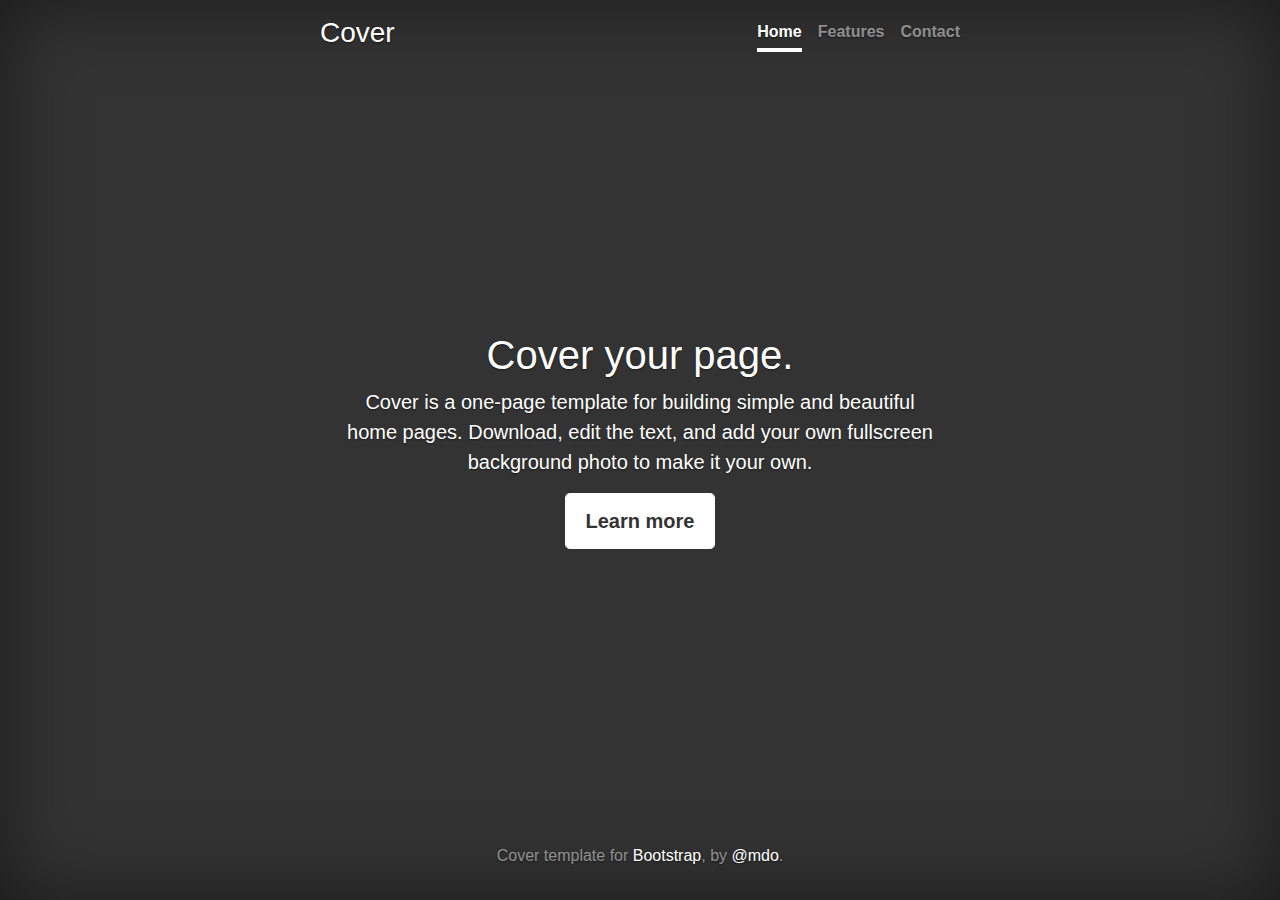
<file: files/bootstrap-4.0.0/docs/4.0/examples/cover/index.html>
<!doctype html>
<html lang="en">
  <head>
    <meta charset="utf-8">
    <meta name="viewport" content="width=device-width, initial-scale=1, shrink-to-fit=no">
    <meta name="description" content="">
    <meta name="author" content="">
    <link rel="icon" href="../../../../favicon.ico">

    <title>Cover Template for Bootstrap</title>

    <!-- Bootstrap core CSS -->
    <link href="../../../../dist/css/bootstrap.min.css" rel="stylesheet">

    <!-- Custom styles for this template -->
    <link href="cover.css" rel="stylesheet">
  </head>

  <body class="text-center">

    <div class="cover-container d-flex h-100 p-3 mx-auto flex-column">
      <header class="masthead mb-auto">
        <div class="inner">
          <h3 class="masthead-brand">Cover</h3>
          <nav class="nav nav-masthead justify-content-center">
            <a class="nav-link active" href="#">Home</a>
            <a class="nav-link" href="#">Features</a>
            <a class="nav-link" href="#">Contact</a>
          </nav>
        </div>
      </header>

      <main role="main" class="inner cover">
        <h1 class="cover-heading">Cover your page.</h1>
        <p class="lead">Cover is a one-page template for building simple and beautiful home pages. Download, edit the text, and add your own fullscreen background photo to make it your own.</p>
        <p class="lead">
          <a href="#" class="btn btn-lg btn-secondary">Learn more</a>
        </p>
      </main>

      <footer class="mastfoot mt-auto">
        <div class="inner">
          <p>Cover template for <a href="https://getbootstrap.com/">Bootstrap</a>, by <a href="https://twitter.com/mdo">@mdo</a>.</p>
        </div>
      </footer>
    </div>


    <!-- Bootstrap core JavaScript
    ================================================== -->
    <!-- Placed at the end of the document so the pages load faster -->
    <script src="https://code.jquery.com/jquery-3.2.1.slim.min.js" integrity="sha384-KJ3o2DKtIkvYIK3UENzmM7KCkRr/rE9/Qpg6aAZGJwFDMVNA/GpGFF93hXpG5KkN" crossorigin="anonymous"></script>
    <script>window.jQuery || document.write('<script src="../../../../assets/js/vendor/jquery-slim.min.js"><\/script>')</script>
    <script src="../../../../assets/js/vendor/popper.min.js"></script>
    <script src="../../../../dist/js/bootstrap.min.js"></script>
  </body>
</html>
</file>
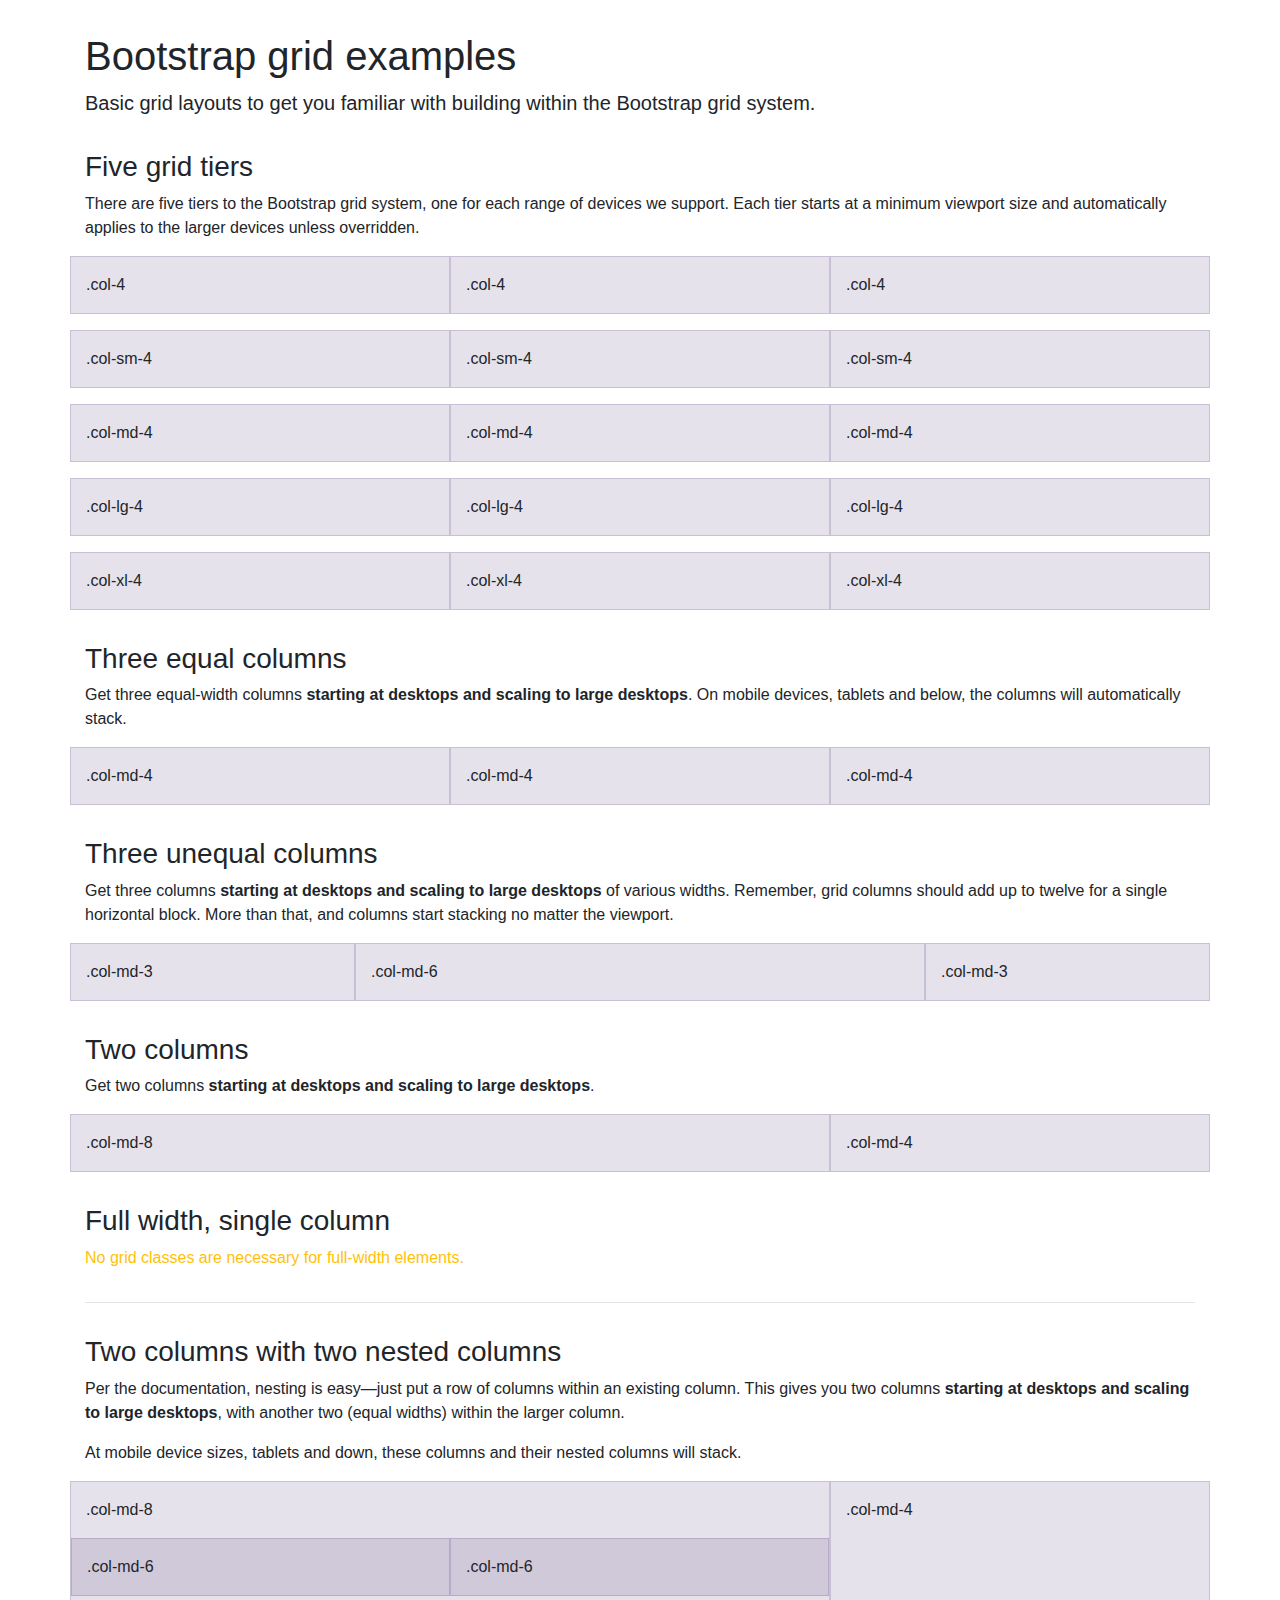
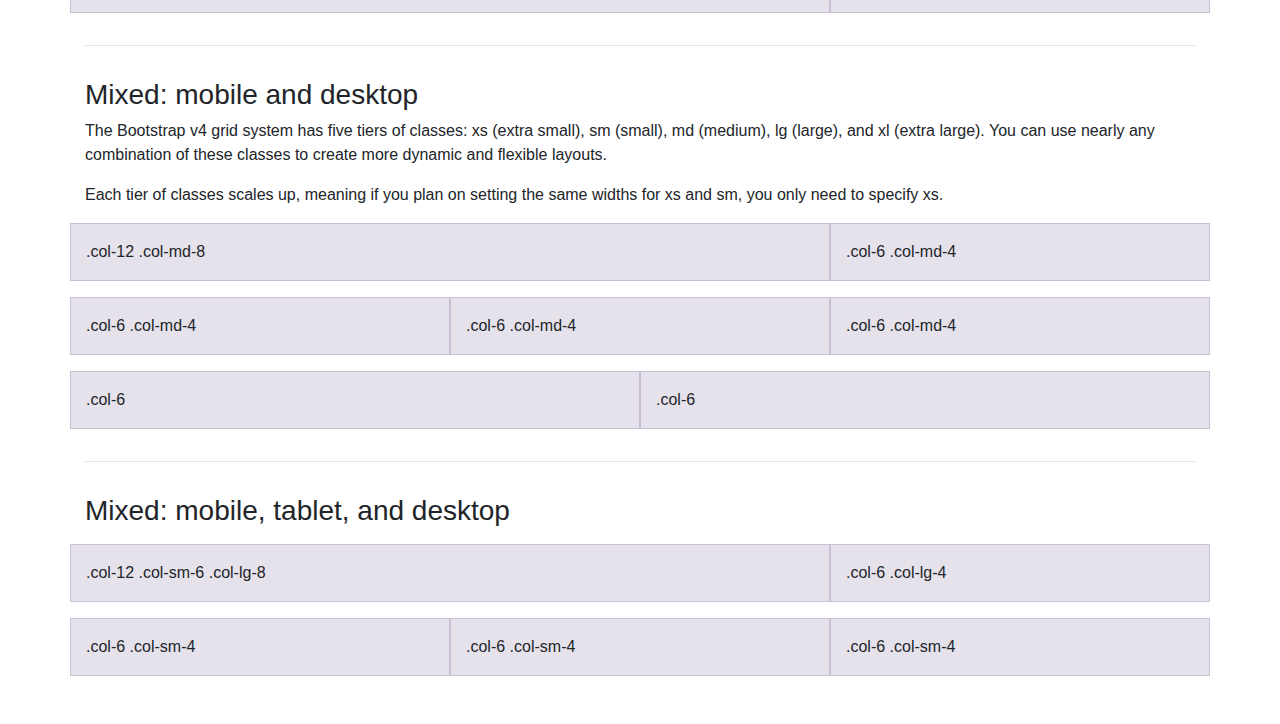
<file: files/bootstrap-4.0.0/docs/4.0/examples/grid/index.html>
<!doctype html>
<html lang="en">
  <head>
    <meta charset="utf-8">
    <meta name="viewport" content="width=device-width, initial-scale=1, shrink-to-fit=no">
    <meta name="description" content="">
    <meta name="author" content="">
    <link rel="icon" href="../../../../favicon.ico">

    <title>Grid Template for Bootstrap</title>

    <!-- Bootstrap core CSS -->
    <link href="../../../../dist/css/bootstrap.min.css" rel="stylesheet">

    <!-- Custom styles for this template -->
    <link href="grid.css" rel="stylesheet">
  </head>

  <body>
    <div class="container">

      <h1>Bootstrap grid examples</h1>
      <p class="lead">Basic grid layouts to get you familiar with building within the Bootstrap grid system.</p>

      <h3>Five grid tiers</h3>
      <p>There are five tiers to the Bootstrap grid system, one for each range of devices we support. Each tier starts at a minimum viewport size and automatically applies to the larger devices unless overridden.</p>

      <div class="row">
        <div class="col-4">.col-4</div>
        <div class="col-4">.col-4</div>
        <div class="col-4">.col-4</div>
      </div>

      <div class="row">
        <div class="col-sm-4">.col-sm-4</div>
        <div class="col-sm-4">.col-sm-4</div>
        <div class="col-sm-4">.col-sm-4</div>
      </div>

      <div class="row">
        <div class="col-md-4">.col-md-4</div>
        <div class="col-md-4">.col-md-4</div>
        <div class="col-md-4">.col-md-4</div>
      </div>

      <div class="row">
        <div class="col-lg-4">.col-lg-4</div>
        <div class="col-lg-4">.col-lg-4</div>
        <div class="col-lg-4">.col-lg-4</div>
      </div>

      <div class="row">
        <div class="col-xl-4">.col-xl-4</div>
        <div class="col-xl-4">.col-xl-4</div>
        <div class="col-xl-4">.col-xl-4</div>
      </div>

      <h3>Three equal columns</h3>
      <p>Get three equal-width columns <strong>starting at desktops and scaling to large desktops</strong>. On mobile devices, tablets and below, the columns will automatically stack.</p>
      <div class="row">
        <div class="col-md-4">.col-md-4</div>
        <div class="col-md-4">.col-md-4</div>
        <div class="col-md-4">.col-md-4</div>
      </div>

      <h3>Three unequal columns</h3>
      <p>Get three columns <strong>starting at desktops and scaling to large desktops</strong> of various widths. Remember, grid columns should add up to twelve for a single horizontal block. More than that, and columns start stacking no matter the viewport.</p>
      <div class="row">
        <div class="col-md-3">.col-md-3</div>
        <div class="col-md-6">.col-md-6</div>
        <div class="col-md-3">.col-md-3</div>
      </div>

      <h3>Two columns</h3>
      <p>Get two columns <strong>starting at desktops and scaling to large desktops</strong>.</p>
      <div class="row">
        <div class="col-md-8">.col-md-8</div>
        <div class="col-md-4">.col-md-4</div>
      </div>

      <h3>Full width, single column</h3>
      <p class="text-warning">No grid classes are necessary for full-width elements.</p>

      <hr>

      <h3>Two columns with two nested columns</h3>
      <p>Per the documentation, nesting is easy—just put a row of columns within an existing column. This gives you two columns <strong>starting at desktops and scaling to large desktops</strong>, with another two (equal widths) within the larger column.</p>
      <p>At mobile device sizes, tablets and down, these columns and their nested columns will stack.</p>
      <div class="row">
        <div class="col-md-8">
          .col-md-8
          <div class="row">
            <div class="col-md-6">.col-md-6</div>
            <div class="col-md-6">.col-md-6</div>
          </div>
        </div>
        <div class="col-md-4">.col-md-4</div>
      </div>

      <hr>

      <h3>Mixed: mobile and desktop</h3>
      <p>The Bootstrap v4 grid system has five tiers of classes: xs (extra small), sm (small), md (medium), lg (large), and xl (extra large). You can use nearly any combination of these classes to create more dynamic and flexible layouts.</p>
      <p>Each tier of classes scales up, meaning if you plan on setting the same widths for xs and sm, you only need to specify xs.</p>
      <div class="row">
        <div class="col-12 col-md-8">.col-12 .col-md-8</div>
        <div class="col-6 col-md-4">.col-6 .col-md-4</div>
      </div>
      <div class="row">
        <div class="col-6 col-md-4">.col-6 .col-md-4</div>
        <div class="col-6 col-md-4">.col-6 .col-md-4</div>
        <div class="col-6 col-md-4">.col-6 .col-md-4</div>
      </div>
      <div class="row">
        <div class="col-6">.col-6</div>
        <div class="col-6">.col-6</div>
      </div>

      <hr>

      <h3>Mixed: mobile, tablet, and desktop</h3>
      <p></p>
      <div class="row">
        <div class="col-12 col-sm-6 col-lg-8">.col-12 .col-sm-6 .col-lg-8</div>
        <div class="col-6 col-lg-4">.col-6 .col-lg-4</div>
      </div>
      <div class="row">
        <div class="col-6 col-sm-4">.col-6 .col-sm-4</div>
        <div class="col-6 col-sm-4">.col-6 .col-sm-4</div>
        <div class="col-6 col-sm-4">.col-6 .col-sm-4</div>
      </div>

    </div> <!-- /container -->
  </body>
</html>
</file>
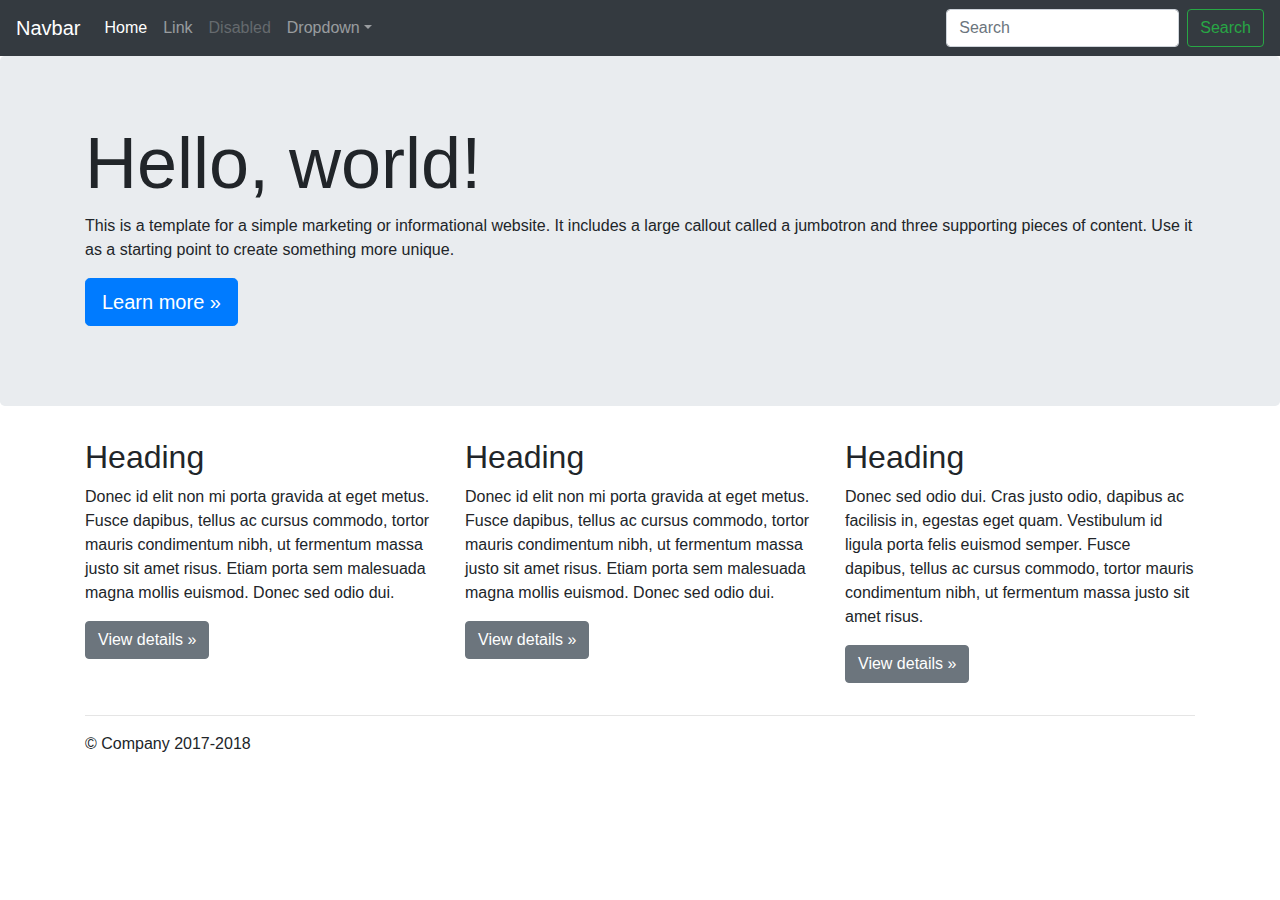
<file: files/bootstrap-4.0.0/docs/4.0/examples/jumbotron/index.html>
<!doctype html>
<html lang="en">
  <head>
    <meta charset="utf-8">
    <meta name="viewport" content="width=device-width, initial-scale=1, shrink-to-fit=no">
    <meta name="description" content="">
    <meta name="author" content="">
    <link rel="icon" href="../../../../favicon.ico">

    <title>Jumbotron Template for Bootstrap</title>

    <!-- Bootstrap core CSS -->
    <link href="../../../../dist/css/bootstrap.min.css" rel="stylesheet">

    <!-- Custom styles for this template -->
    <link href="jumbotron.css" rel="stylesheet">
  </head>

  <body>

    <nav class="navbar navbar-expand-md navbar-dark fixed-top bg-dark">
      <a class="navbar-brand" href="#">Navbar</a>
      <button class="navbar-toggler" type="button" data-toggle="collapse" data-target="#navbarsExampleDefault" aria-controls="navbarsExampleDefault" aria-expanded="false" aria-label="Toggle navigation">
        <span class="navbar-toggler-icon"></span>
      </button>

      <div class="collapse navbar-collapse" id="navbarsExampleDefault">
        <ul class="navbar-nav mr-auto">
          <li class="nav-item active">
            <a class="nav-link" href="#">Home <span class="sr-only">(current)</span></a>
          </li>
          <li class="nav-item">
            <a class="nav-link" href="#">Link</a>
          </li>
          <li class="nav-item">
            <a class="nav-link disabled" href="#">Disabled</a>
          </li>
          <li class="nav-item dropdown">
            <a class="nav-link dropdown-toggle" href="http://example.com" id="dropdown01" data-toggle="dropdown" aria-haspopup="true" aria-expanded="false">Dropdown</a>
            <div class="dropdown-menu" aria-labelledby="dropdown01">
              <a class="dropdown-item" href="#">Action</a>
              <a class="dropdown-item" href="#">Another action</a>
              <a class="dropdown-item" href="#">Something else here</a>
            </div>
          </li>
        </ul>
        <form class="form-inline my-2 my-lg-0">
          <input class="form-control mr-sm-2" type="text" placeholder="Search" aria-label="Search">
          <button class="btn btn-outline-success my-2 my-sm-0" type="submit">Search</button>
        </form>
      </div>
    </nav>

    <main role="main">

      <!-- Main jumbotron for a primary marketing message or call to action -->
      <div class="jumbotron">
        <div class="container">
          <h1 class="display-3">Hello, world!</h1>
          <p>This is a template for a simple marketing or informational website. It includes a large callout called a jumbotron and three supporting pieces of content. Use it as a starting point to create something more unique.</p>
          <p><a class="btn btn-primary btn-lg" href="#" role="button">Learn more &raquo;</a></p>
        </div>
      </div>

      <div class="container">
        <!-- Example row of columns -->
        <div class="row">
          <div class="col-md-4">
            <h2>Heading</h2>
            <p>Donec id elit non mi porta gravida at eget metus. Fusce dapibus, tellus ac cursus commodo, tortor mauris condimentum nibh, ut fermentum massa justo sit amet risus. Etiam porta sem malesuada magna mollis euismod. Donec sed odio dui. </p>
            <p><a class="btn btn-secondary" href="#" role="button">View details &raquo;</a></p>
          </div>
          <div class="col-md-4">
            <h2>Heading</h2>
            <p>Donec id elit non mi porta gravida at eget metus. Fusce dapibus, tellus ac cursus commodo, tortor mauris condimentum nibh, ut fermentum massa justo sit amet risus. Etiam porta sem malesuada magna mollis euismod. Donec sed odio dui. </p>
            <p><a class="btn btn-secondary" href="#" role="button">View details &raquo;</a></p>
          </div>
          <div class="col-md-4">
            <h2>Heading</h2>
            <p>Donec sed odio dui. Cras justo odio, dapibus ac facilisis in, egestas eget quam. Vestibulum id ligula porta felis euismod semper. Fusce dapibus, tellus ac cursus commodo, tortor mauris condimentum nibh, ut fermentum massa justo sit amet risus.</p>
            <p><a class="btn btn-secondary" href="#" role="button">View details &raquo;</a></p>
          </div>
        </div>

        <hr>

      </div> <!-- /container -->

    </main>

    <footer class="container">
      <p>&copy; Company 2017-2018</p>
    </footer>

    <!-- Bootstrap core JavaScript
    ================================================== -->
    <!-- Placed at the end of the document so the pages load faster -->
    <script src="https://code.jquery.com/jquery-3.2.1.slim.min.js" integrity="sha384-KJ3o2DKtIkvYIK3UENzmM7KCkRr/rE9/Qpg6aAZGJwFDMVNA/GpGFF93hXpG5KkN" crossorigin="anonymous"></script>
    <script>window.jQuery || document.write('<script src="../../../../assets/js/vendor/jquery-slim.min.js"><\/script>')</script>
    <script src="../../../../assets/js/vendor/popper.min.js"></script>
    <script src="../../../../dist/js/bootstrap.min.js"></script>
  </body>
</html>
</file>
<file: CreatingWebsite/index.css>
#header img{
    width: 80px; 
}

.text-platzi{
    color: #97c93e !important;
}
.btn-platzi{
    background-color: #97c93e ;
    color: white;
}

.btn-platzi:hover{
    background-color: #82ad36 ; 
}

#main .carousel-inner img{
    max-height: 70vh;
    object-fit: cover;
    filter: grayscale(70%);
}
#carousel{
    position: relative;
}
#carousel .overlay{
    z-index: 1;
    position: absolute;
    top: 0;
    bottom: 0;
    left: 0;
    right: 0;
    background-color: rgba(0, 0, 0, 0.5);
    color: white;
}
#carousel .overlay .container,
#carousel .overlay .row{
    height: 100%;
}
#place-time{
    background-color: #343a40;
    color: white;
}
#place-time img{
     width: 100%;

}
.align-items-center{
    text-align: right;
}
.letrasconf{
    text-align: right;
}
.column1{
    padding-left: 0px;
    padding-right: 0px;
}


#footer{
    background: linear-gradient(90deg, #1c3643, #273b47  25%, #1e5372);
}
#footer a{
    color: white;
}
</file>
<file: files/bootstrap-gh-pages/index.css>
.text-platzi {
  color: #97c93e !important;
}

.btn-platzi {
  background-color: #97c93e;
  color: white;
}

.btn-platzi:hover {
  background-color: #82ad36;
}

#header img {
  width: 80px;
}

#main .carousel-inner img {
  max-height: 70vh;
  object-fit: cover;
  filter: grayscale(70%);
}

#carousel {
  position: relative;
}

#carousel .overlay {
  position: absolute;
  top: 0;
  bottom: 0;
  left: 0;
  right: 0;
  background-color: rgba(0, 0, 0, 0.5);
  color: white;
}

#carousel .overlay .container,
#carousel .overlay .row {
  height: 100%;
}

#place-time {
  background-color: #343a40;
  color: white;
}

#place-time img {
  max-width: 100%;
}

#footer {
  background: linear-gradient(90deg,#1c3643,#273b47 25%,#1e5372);
}

#footer a {
  color: white;
}
</file>
<file: files/bootstrap-4.0.0/docs/4.0/examples/album/album.css>
:root {
  --jumbotron-padding-y: 3rem;
}

.jumbotron {
  padding-top: var(--jumbotron-padding-y);
  padding-bottom: var(--jumbotron-padding-y);
  margin-bottom: 0;
  background-color: #fff;
}
@media (min-width: 768px) {
  .jumbotron {
    padding-top: calc(var(--jumbotron-padding-y) * 2);
    padding-bottom: calc(var(--jumbotron-padding-y) * 2);
  }
}

.jumbotron p:last-child {
  margin-bottom: 0;
}

.jumbotron-heading {
  font-weight: 300;
}

.jumbotron .container {
  max-width: 40rem;
}

footer {
  padding-top: 3rem;
  padding-bottom: 3rem;
}

footer p {
  margin-bottom: .25rem;
}

.box-shadow { box-shadow: 0 .25rem .75rem rgba(0, 0, 0, .05); }
</file>
<file: files/bootstrap-4.0.0/docs/4.0/examples/blog/blog.css>
/* stylelint-disable selector-list-comma-newline-after */

.blog-header {
  line-height: 1;
  border-bottom: 1px solid #e5e5e5;
}

.blog-header-logo {
  font-family: "Playfair Display", Georgia, "Times New Roman", serif;
  font-size: 2.25rem;
}

.blog-header-logo:hover {
  text-decoration: none;
}

h1, h2, h3, h4, h5, h6 {
  font-family: "Playfair Display", Georgia, "Times New Roman", serif;
}

.display-4 {
  font-size: 2.5rem;
}
@media (min-width: 768px) {
  .display-4 {
    font-size: 3rem;
  }
}

.nav-scroller {
  position: relative;
  z-index: 2;
  height: 2.75rem;
  overflow-y: hidden;
}

.nav-scroller .nav {
  display: -webkit-box;
  display: -ms-flexbox;
  display: flex;
  -ms-flex-wrap: nowrap;
  flex-wrap: nowrap;
  padding-bottom: 1rem;
  margin-top: -1px;
  overflow-x: auto;
  text-align: center;
  white-space: nowrap;
  -webkit-overflow-scrolling: touch;
}

.nav-scroller .nav-link {
  padding-top: .75rem;
  padding-bottom: .75rem;
  font-size: .875rem;
}

.card-img-right {
  height: 100%;
  border-radius: 0 3px 3px 0;
}

.flex-auto {
  -ms-flex: 0 0 auto;
  -webkit-box-flex: 0;
  flex: 0 0 auto;
}

.h-250 { height: 250px; }
@media (min-width: 768px) {
  .h-md-250 { height: 250px; }
}

.border-top { border-top: 1px solid #e5e5e5; }
.border-bottom { border-bottom: 1px solid #e5e5e5; }

.box-shadow { box-shadow: 0 .25rem .75rem rgba(0, 0, 0, .05); }

/*
 * Blog name and description
 */
.blog-title {
  margin-bottom: 0;
  font-size: 2rem;
  font-weight: 400;
}
.blog-description {
  font-size: 1.1rem;
  color: #999;
}

@media (min-width: 40em) {
  .blog-title {
    font-size: 3.5rem;
  }
}

/* Pagination */
.blog-pagination {
  margin-bottom: 4rem;
}
.blog-pagination > .btn {
  border-radius: 2rem;
}

/*
 * Blog posts
 */
.blog-post {
  margin-bottom: 4rem;
}
.blog-post-title {
  margin-bottom: .25rem;
  font-size: 2.5rem;
}
.blog-post-meta {
  margin-bottom: 1.25rem;
  color: #999;
}

/*
 * Footer
 */
.blog-footer {
  padding: 2.5rem 0;
  color: #999;
  text-align: center;
  background-color: #f9f9f9;
  border-top: .05rem solid #e5e5e5;
}
.blog-footer p:last-child {
  margin-bottom: 0;
}
</file>
<file: files/bootstrap-4.0.0/docs/4.0/examples/carousel/carousel.css>
/* GLOBAL STYLES
-------------------------------------------------- */
/* Padding below the footer and lighter body text */

body {
  padding-top: 3rem;
  padding-bottom: 3rem;
  color: #5a5a5a;
}


/* CUSTOMIZE THE CAROUSEL
-------------------------------------------------- */

/* Carousel base class */
.carousel {
  margin-bottom: 4rem;
}
/* Since positioning the image, we need to help out the caption */
.carousel-caption {
  bottom: 3rem;
  z-index: 10;
}

/* Declare heights because of positioning of img element */
.carousel-item {
  height: 32rem;
  background-color: #777;
}
.carousel-item > img {
  position: absolute;
  top: 0;
  left: 0;
  min-width: 100%;
  height: 32rem;
}


/* MARKETING CONTENT
-------------------------------------------------- */

/* Center align the text within the three columns below the carousel */
.marketing .col-lg-4 {
  margin-bottom: 1.5rem;
  text-align: center;
}
.marketing h2 {
  font-weight: 400;
}
.marketing .col-lg-4 p {
  margin-right: .75rem;
  margin-left: .75rem;
}


/* Featurettes
------------------------- */

.featurette-divider {
  margin: 5rem 0; /* Space out the Bootstrap <hr> more */
}

/* Thin out the marketing headings */
.featurette-heading {
  font-weight: 300;
  line-height: 1;
  letter-spacing: -.05rem;
}


/* RESPONSIVE CSS
-------------------------------------------------- */

@media (min-width: 40em) {
  /* Bump up size of carousel content */
  .carousel-caption p {
    margin-bottom: 1.25rem;
    font-size: 1.25rem;
    line-height: 1.4;
  }

  .featurette-heading {
    font-size: 50px;
  }
}

@media (min-width: 62em) {
  .featurette-heading {
    margin-top: 7rem;
  }
}
</file>
<file: files/bootstrap-4.0.0/docs/4.0/examples/cover/cover.css>
/*
 * Globals
 */

/* Links */
a,
a:focus,
a:hover {
  color: #fff;
}

/* Custom default button */
.btn-secondary,
.btn-secondary:hover,
.btn-secondary:focus {
  color: #333;
  text-shadow: none; /* Prevent inheritance from `body` */
  background-color: #fff;
  border: .05rem solid #fff;
}


/*
 * Base structure
 */

html,
body {
  height: 100%;
  background-color: #333;
}

body {
  display: -ms-flexbox;
  display: -webkit-box;
  display: flex;
  -ms-flex-pack: center;
  -webkit-box-pack: center;
  justify-content: center;
  color: #fff;
  text-shadow: 0 .05rem .1rem rgba(0, 0, 0, .5);
  box-shadow: inset 0 0 5rem rgba(0, 0, 0, .5);
}

.cover-container {
  max-width: 42em;
}


/*
 * Header
 */
.masthead {
  margin-bottom: 2rem;
}

.masthead-brand {
  margin-bottom: 0;
}

.nav-masthead .nav-link {
  padding: .25rem 0;
  font-weight: 700;
  color: rgba(255, 255, 255, .5);
  background-color: transparent;
  border-bottom: .25rem solid transparent;
}

.nav-masthead .nav-link:hover,
.nav-masthead .nav-link:focus {
  border-bottom-color: rgba(255, 255, 255, .25);
}

.nav-masthead .nav-link + .nav-link {
  margin-left: 1rem;
}

.nav-masthead .active {
  color: #fff;
  border-bottom-color: #fff;
}

@media (min-width: 48em) {
  .masthead-brand {
    float: left;
  }
  .nav-masthead {
    float: right;
  }
}


/*
 * Cover
 */
.cover {
  padding: 0 1.5rem;
}
.cover .btn-lg {
  padding: .75rem 1.25rem;
  font-weight: 700;
}


/*
 * Footer
 */
.mastfoot {
  color: rgba(255, 255, 255, .5);
}
</file>
<file: files/bootstrap-4.0.0/docs/4.0/examples/grid/grid.css>
body {
  padding-top: 2rem;
  padding-bottom: 2rem;
}

h3 {
  margin-top: 2rem;
}

.row {
  margin-bottom: 1rem;
}
.row .row {
  margin-top: 1rem;
  margin-bottom: 0;
}
[class*="col-"] {
  padding-top: 1rem;
  padding-bottom: 1rem;
  background-color: rgba(86, 61, 124, .15);
  border: 1px solid rgba(86, 61, 124, .2);
}

hr {
  margin-top: 2rem;
  margin-bottom: 2rem;
}
</file>
<file: files/bootstrap-4.0.0/docs/4.0/examples/jumbotron/jumbotron.css>
/* Move down content because we have a fixed navbar that is 3.5rem tall */
body {
  padding-top: 3.5rem;
}
</file>
<file: files/bootstrap-4.0.0/js/tests/vendor/qunit.css>
/*!
 * QUnit 2.4.1
 * https://qunitjs.com/
 *
 * Copyright jQuery Foundation and other contributors
 * Released under the MIT license
 * https://jquery.org/license
 *
 * Date: 2017-10-22T05:12Z
 */

/** Font Family and Sizes */

#qunit-tests, #qunit-header, #qunit-banner, #qunit-testrunner-toolbar, #qunit-filteredTest, #qunit-userAgent, #qunit-testresult {
	font-family: "Helvetica Neue Light", "HelveticaNeue-Light", "Helvetica Neue", Calibri, Helvetica, Arial, sans-serif;
}

#qunit-testrunner-toolbar, #qunit-filteredTest, #qunit-userAgent, #qunit-testresult, #qunit-tests li { font-size: small; }
#qunit-tests { font-size: smaller; }


/** Resets */

#qunit-tests, #qunit-header, #qunit-banner, #qunit-filteredTest, #qunit-userAgent, #qunit-testresult, #qunit-modulefilter {
	margin: 0;
	padding: 0;
}


/** Header (excluding toolbar) */

#qunit-header {
	padding: 0.5em 0 0.5em 1em;

	color: #8699A4;
	background-color: #0D3349;

	font-size: 1.5em;
	line-height: 1em;
	font-weight: 400;

	border-radius: 5px 5px 0 0;
}

#qunit-header a {
	text-decoration: none;
	color: #C2CCD1;
}

#qunit-header a:hover,
#qunit-header a:focus {
	color: #FFF;
}

#qunit-banner {
	height: 5px;
}

#qunit-filteredTest {
	padding: 0.5em 1em 0.5em 1em;
	color: #366097;
	background-color: #F4FF77;
}

#qunit-userAgent {
	padding: 0.5em 1em 0.5em 1em;
	color: #FFF;
	background-color: #2B81AF;
	text-shadow: rgba(0, 0, 0, 0.5) 2px 2px 1px;
}


/** Toolbar */

#qunit-testrunner-toolbar {
	padding: 0.5em 1em 0.5em 1em;
	color: #5E740B;
	background-color: #EEE;
}

#qunit-testrunner-toolbar .clearfix {
	height: 0;
	clear: both;
}

#qunit-testrunner-toolbar label {
	display: inline-block;
}

#qunit-testrunner-toolbar input[type=checkbox],
#qunit-testrunner-toolbar input[type=radio] {
	margin: 3px;
	vertical-align: -2px;
}

#qunit-testrunner-toolbar input[type=text] {
	box-sizing: border-box;
	height: 1.6em;
}

.qunit-url-config,
.qunit-filter,
#qunit-modulefilter {
	display: inline-block;
	line-height: 2.1em;
}

.qunit-filter,
#qunit-modulefilter {
	float: right;
	position: relative;
	margin-left: 1em;
}

.qunit-url-config label {
	margin-right: 0.5em;
}

#qunit-modulefilter-search {
	box-sizing: border-box;
	width: 400px;
}

#qunit-modulefilter-search-container:after {
	position: absolute;
	right: 0.3em;
	content: "\25bc";
	color: black;
}

#qunit-modulefilter-dropdown {
	/* align with #qunit-modulefilter-search */
	box-sizing: border-box;
	width: 400px;
	position: absolute;
	right: 0;
	top: 50%;
	margin-top: 0.8em;

	border: 1px solid #D3D3D3;
	border-top: none;
	border-radius: 0 0 .25em .25em;
	color: #000;
	background-color: #F5F5F5;
	z-index: 99;
}

#qunit-modulefilter-dropdown a {
	color: inherit;
	text-decoration: none;
}

#qunit-modulefilter-dropdown .clickable.checked {
	font-weight: bold;
	color: #000;
	background-color: #D2E0E6;
}

#qunit-modulefilter-dropdown .clickable:hover {
	color: #FFF;
	background-color: #0D3349;
}

#qunit-modulefilter-actions {
	display: block;
	overflow: auto;

	/* align with #qunit-modulefilter-dropdown-list */
	font: smaller/1.5em sans-serif;
}

#qunit-modulefilter-dropdown #qunit-modulefilter-actions > * {
	box-sizing: border-box;
	max-height: 2.8em;
	display: block;
	padding: 0.4em;
}

#qunit-modulefilter-dropdown #qunit-modulefilter-actions > button {
	float: right;
	font: inherit;
}

#qunit-modulefilter-dropdown #qunit-modulefilter-actions > :last-child {
	/* insert padding to align with checkbox margins */
	padding-left: 3px;
}

#qunit-modulefilter-dropdown-list {
	max-height: 200px;
	overflow-y: auto;
	margin: 0;
	border-top: 2px groove threedhighlight;
	padding: 0.4em 0 0;
	font: smaller/1.5em sans-serif;
}

#qunit-modulefilter-dropdown-list li {
	white-space: nowrap;
	overflow: hidden;
	text-overflow: ellipsis;
}

#qunit-modulefilter-dropdown-list .clickable {
	display: block;
	padding-left: 0.15em;
}


/** Tests: Pass/Fail */

#qunit-tests {
	list-style-position: inside;
}

#qunit-tests li {
	padding: 0.4em 1em 0.4em 1em;
	border-bottom: 1px solid #FFF;
	list-style-position: inside;
}

#qunit-tests > li {
	display: none;
}

#qunit-tests li.running,
#qunit-tests li.pass,
#qunit-tests li.fail,
#qunit-tests li.skipped,
#qunit-tests li.aborted {
	display: list-item;
}

#qunit-tests.hidepass {
	position: relative;
}

#qunit-tests.hidepass li.running,
#qunit-tests.hidepass li.pass:not(.todo) {
	visibility: hidden;
	position: absolute;
	width:   0;
	height:  0;
	padding: 0;
	border:  0;
	margin:  0;
}

#qunit-tests li strong {
	cursor: pointer;
}

#qunit-tests li.skipped strong {
	cursor: default;
}

#qunit-tests li a {
	padding: 0.5em;
	color: #C2CCD1;
	text-decoration: none;
}

#qunit-tests li p a {
	padding: 0.25em;
	color: #6B6464;
}
#qunit-tests li a:hover,
#qunit-tests li a:focus {
	color: #000;
}

#qunit-tests li .runtime {
	float: right;
	font-size: smaller;
}

.qunit-assert-list {
	margin-top: 0.5em;
	padding: 0.5em;

	background-color: #FFF;

	border-radius: 5px;
}

.qunit-source {
	margin: 0.6em 0 0.3em;
}

.qunit-collapsed {
	display: none;
}

#qunit-tests table {
	border-collapse: collapse;
	margin-top: 0.2em;
}

#qunit-tests th {
	text-align: right;
	vertical-align: top;
	padding: 0 0.5em 0 0;
}

#qunit-tests td {
	vertical-align: top;
}

#qunit-tests pre {
	margin: 0;
	white-space: pre-wrap;
	word-wrap: break-word;
}

#qunit-tests del {
	color: #374E0C;
	background-color: #E0F2BE;
	text-decoration: none;
}

#qunit-tests ins {
	color: #500;
	background-color: #FFCACA;
	text-decoration: none;
}

/*** Test Counts */

#qunit-tests b.counts                       { color: #000; }
#qunit-tests b.passed                       { color: #5E740B; }
#qunit-tests b.failed                       { color: #710909; }

#qunit-tests li li {
	padding: 5px;
	background-color: #FFF;
	border-bottom: none;
	list-style-position: inside;
}

/*** Passing Styles */

#qunit-tests li li.pass {
	color: #3C510C;
	background-color: #FFF;
	border-left: 10px solid #C6E746;
}

#qunit-tests .pass                          { color: #528CE0; background-color: #D2E0E6; }
#qunit-tests .pass .test-name               { color: #366097; }

#qunit-tests .pass .test-actual,
#qunit-tests .pass .test-expected           { color: #999; }

#qunit-banner.qunit-pass                    { background-color: #C6E746; }

/*** Failing Styles */

#qunit-tests li li.fail {
	color: #710909;
	background-color: #FFF;
	border-left: 10px solid #EE5757;
	white-space: pre;
}

#qunit-tests > li:last-child {
	border-radius: 0 0 5px 5px;
}

#qunit-tests .fail                          { color: #000; background-color: #EE5757; }
#qunit-tests .fail .test-name,
#qunit-tests .fail .module-name             { color: #000; }

#qunit-tests .fail .test-actual             { color: #EE5757; }
#qunit-tests .fail .test-expected           { color: #008000; }

#qunit-banner.qunit-fail                    { background-color: #EE5757; }


/*** Aborted tests */
#qunit-tests .aborted { color: #000; background-color: orange; }
/*** Skipped tests */

#qunit-tests .skipped {
	background-color: #EBECE9;
}

#qunit-tests .qunit-todo-label,
#qunit-tests .qunit-skipped-label {
	background-color: #F4FF77;
	display: inline-block;
	font-style: normal;
	color: #366097;
	line-height: 1.8em;
	padding: 0 0.5em;
	margin: -0.4em 0.4em -0.4em 0;
}

#qunit-tests .qunit-todo-label {
	background-color: #EEE;
}

/** Result */

#qunit-testresult {
	color: #2B81AF;
	background-color: #D2E0E6;

	border-bottom: 1px solid #FFF;
}
#qunit-testresult .clearfix {
	height: 0;
	clear: both;
}
#qunit-testresult .module-name {
	font-weight: 700;
}
#qunit-testresult-display {
	padding: 0.5em 1em 0.5em 1em;
	width: 85%;
	float:left;
}
#qunit-testresult-controls {
	padding: 0.5em 1em 0.5em 1em;
  width: 10%;
	float:left;
}

/** Fixture */

#qunit-fixture {
	position: absolute;
	top: -10000px;
	left: -10000px;
	width: 1000px;
	height: 1000px;
}
</file>
